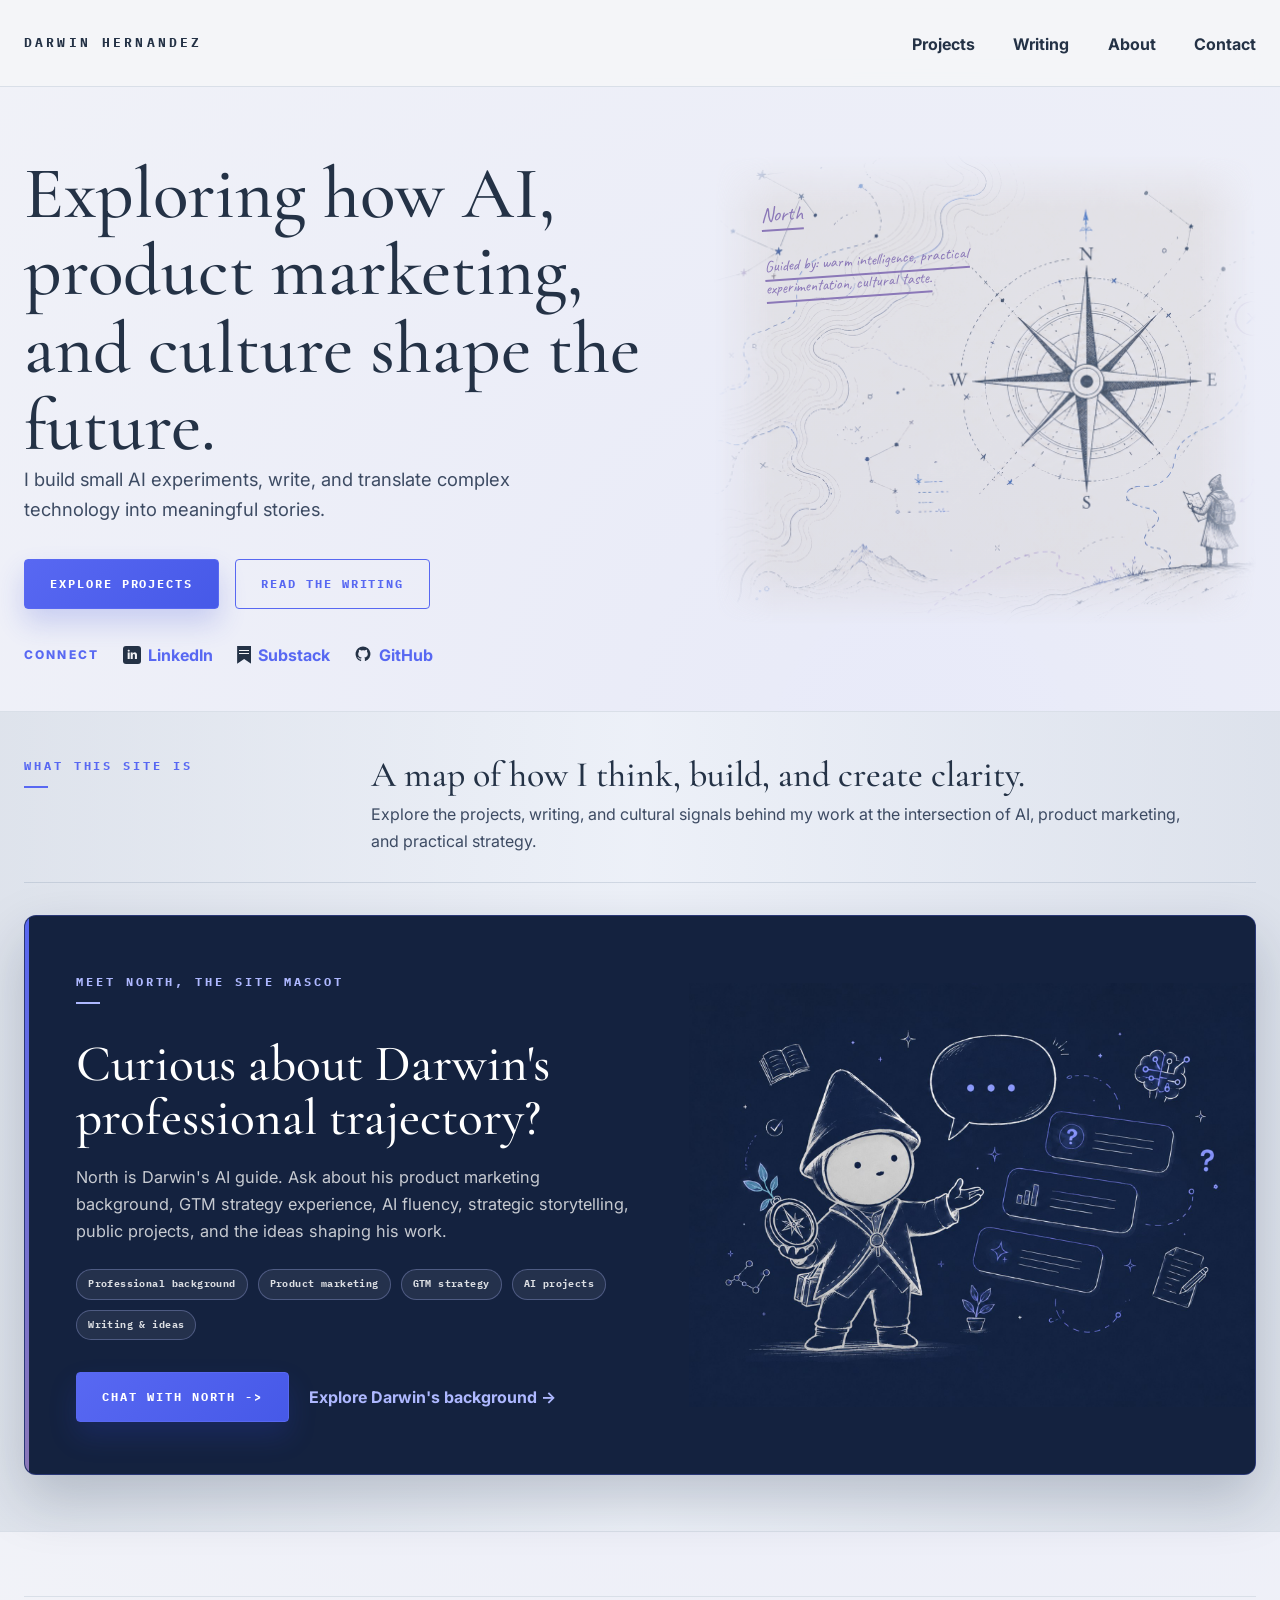
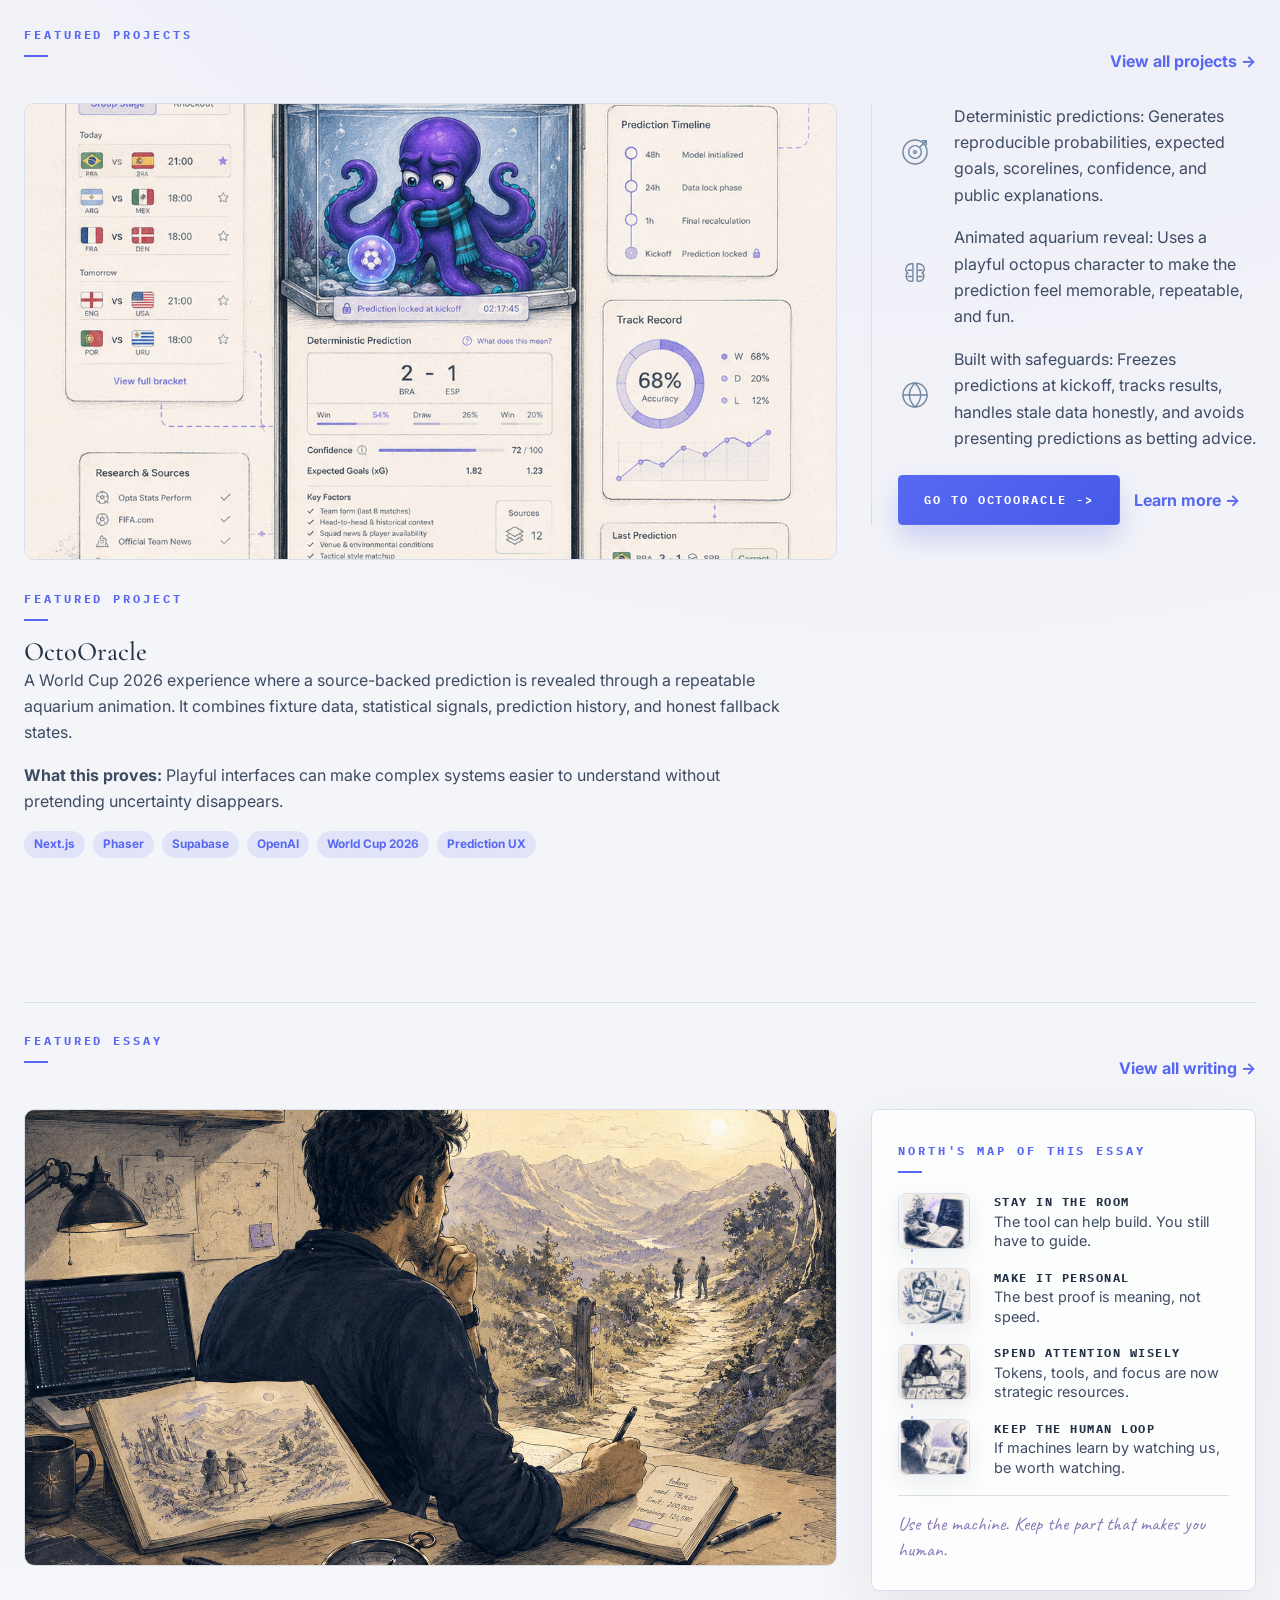
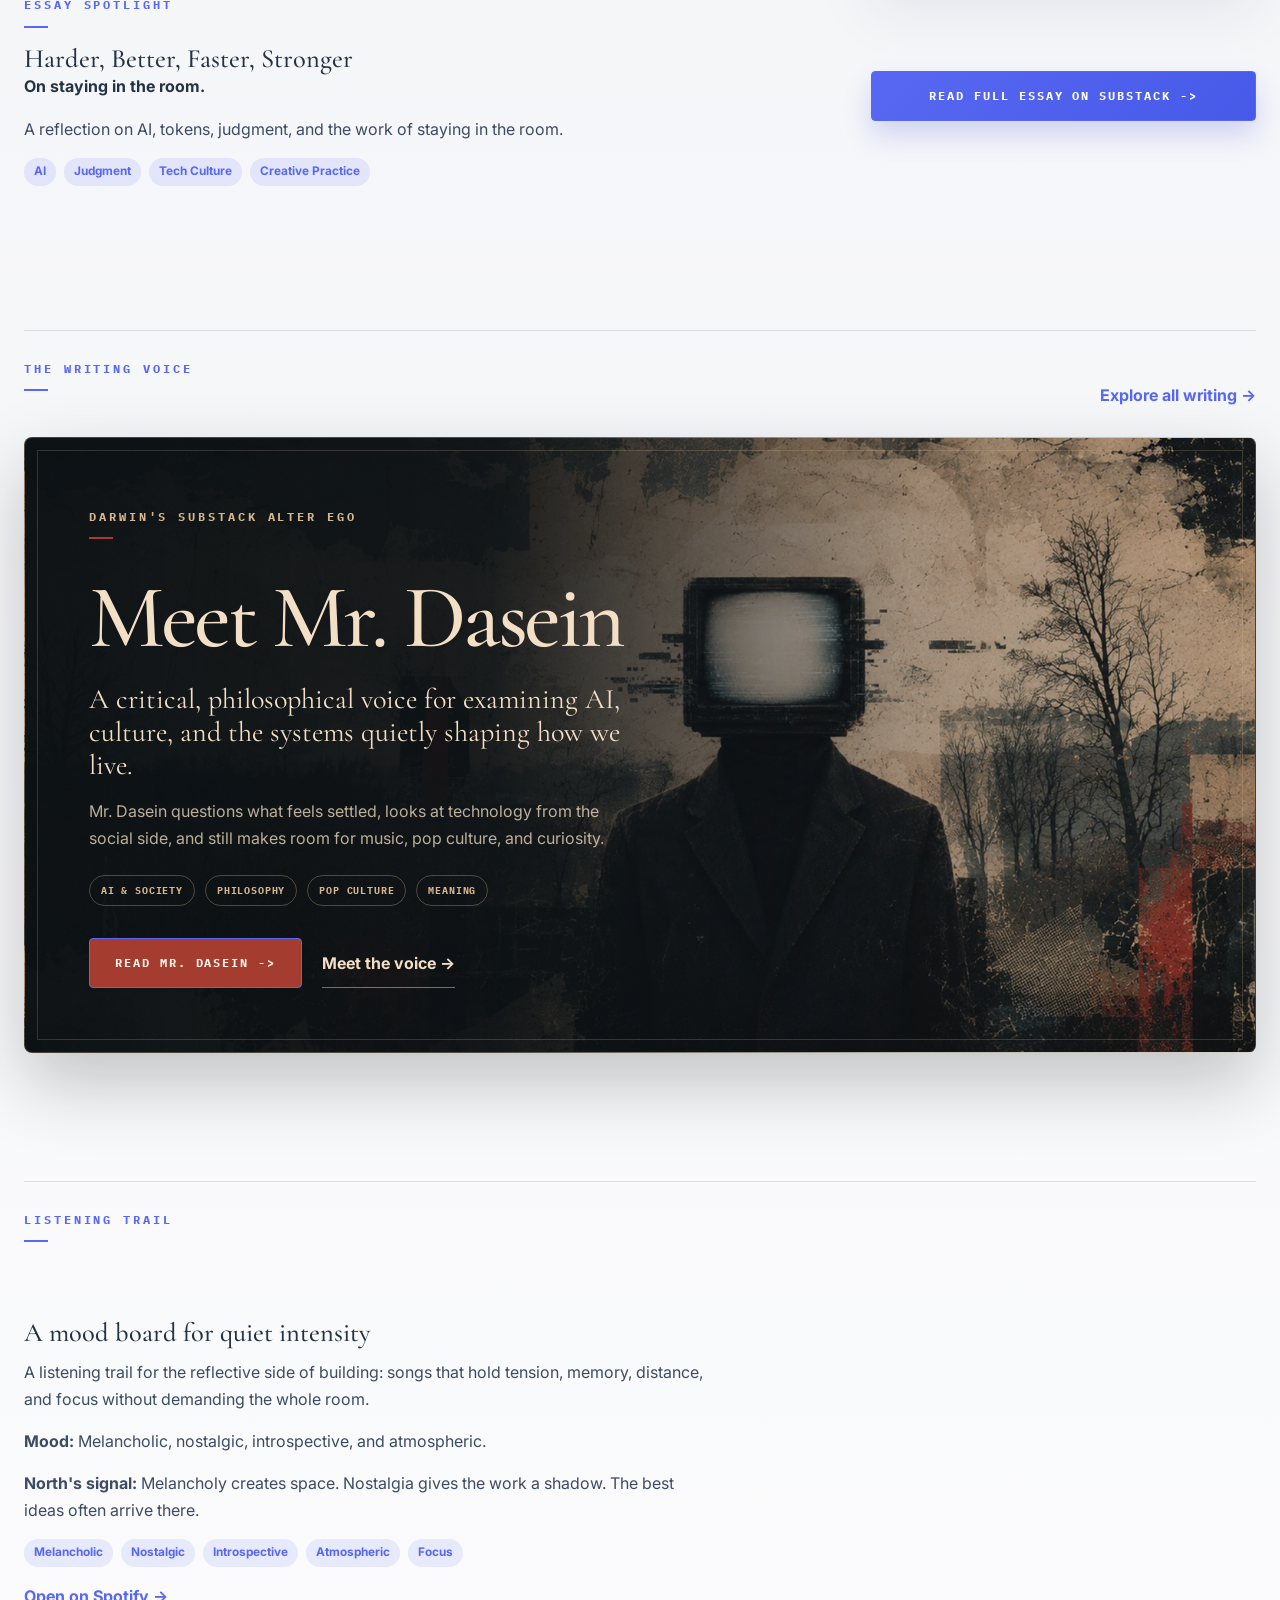
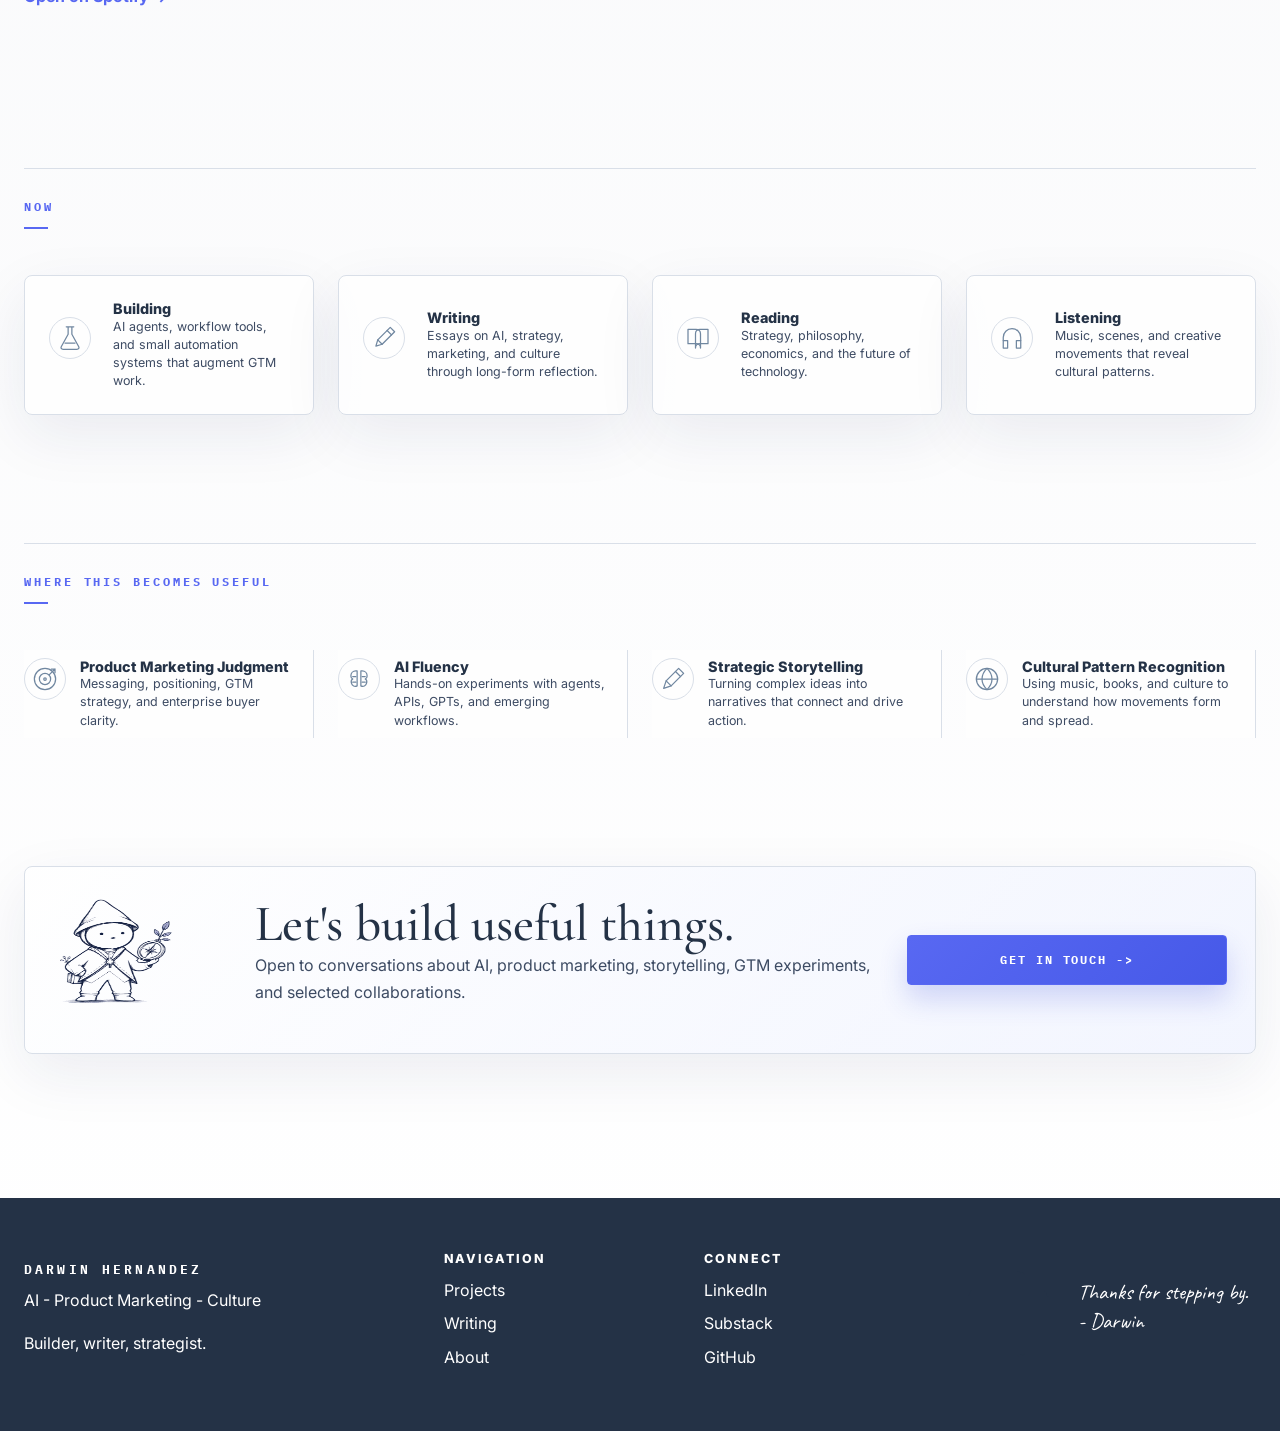
<file: index.html>
<!doctype html>
<html lang="en">
  <head>
    <!-- Google tag (gtag.js) -->
    <script async src="https://www.googletagmanager.com/gtag/js?id=G-YE11LCJGM1"></script>
    <script>
      window.dataLayer = window.dataLayer || [];
      function gtag(){dataLayer.push(arguments);}
      gtag('js', new Date());

      gtag('config', 'G-YE11LCJGM1');
    </script>
    <meta charset="utf-8">
    <meta name="viewport" content="width=device-width, initial-scale=1">
    <title>Darwin Hernandez | AI-Fluent Product Marketing &amp; GTM Strategist</title>
    <meta name="description" content="Product Marketing and GTM strategist with deep AI fluency, a builder's mindset, and sharp analytical judgment. I translate complex technology into positioning, narrative, and growth.">
    <link rel="icon" href="/favicon.png" type="image/png">
    <link rel="canonical" href="https://www.darwinhernandez.com/">
    <meta property="og:type" content="website">
    <meta property="og:url" content="https://www.darwinhernandez.com/">
    <meta property="og:site_name" content="Darwin Hernandez">
    <meta property="og:title" content="Darwin Hernandez | AI-Fluent Product Marketing &amp; GTM Strategist">
    <meta property="og:description" content="Product Marketing and GTM strategist with deep AI fluency, a builder's mindset, and sharp analytical judgment. I translate complex technology into positioning, narrative, and growth.">
    <meta property="og:image" content="https://www.darwinhernandez.com/assets/img/wayfinder-hero.png">
    <meta name="twitter:card" content="summary_large_image">
    <meta name="twitter:title" content="Darwin Hernandez | AI-Fluent Product Marketing &amp; GTM Strategist">
    <meta name="twitter:description" content="Product Marketing and GTM strategist with deep AI fluency, a builder's mindset, and sharp analytical judgment. I translate complex technology into positioning, narrative, and growth.">
    <meta name="twitter:image" content="https://www.darwinhernandez.com/assets/img/wayfinder-hero.png">
    <!-- STATIC_HOME_SCHEMA_START -->
    <script id="home-person-schema" type="application/ld+json">{"@context":"https://schema.org","@type":"Person","name":"Darwin Hernandez","alternateName":["Darwin Javier Hernandez","Darwin Hernandez, Mr. Dasein"],"jobTitle":"Product Marketing & GTM Strategist","description":"AI-fluent Product Marketing and Go-to-Market (GTM) strategist, builder, writer, and critical thinker.","url":"https://www.darwinhernandez.com/","sameAs":["https://www.linkedin.com/in/darwin-javier-hernandez/","https://mrdasein.substack.com/","https://github.com/DarwinJavier"],"knowsAbout":["Product marketing","Go-to-market strategy","Artificial intelligence","AI-powered workflows","Strategic storytelling","Brand positioning","Culture and technology"]}</script>
        <!-- STATIC_HOME_SCHEMA_END -->
    <link rel="stylesheet" href="./assets/css/styles.css">
  </head>
  <body data-page="home" data-root=".">
    <header id="site-header" class="site-header"></header>
    <main>
      <section class="shell hero">
        <div>
          <h1>Exploring how AI, product marketing, and culture shape the future.</h1>
          <p>I build small AI experiments, write, and translate complex technology into meaningful stories.</p>
          <div class="actions">
            <a class="button primary" href="./projects/">Explore Projects</a>
            <a class="button secondary" href="./writing/">Read the Writing</a>
          </div>
          <div class="connect-row">
            <span class="connect-label">Connect</span>
            <a href="https://www.linkedin.com/in/darwin-javier-hernandez/" class="social-link"><span class="social-icon linkedin-icon" aria-hidden="true">in</span>LinkedIn</a>
            <a href="https://mrdasein.substack.com/" class="social-link"><span class="social-icon substack-icon" aria-hidden="true"></span>Substack</a>
            <a href="https://github.com/DarwinJavier" class="social-link"><svg class="social-icon github-svg" viewBox="0 0 24 24" aria-hidden="true"><path d="M12 2a10 10 0 0 0-3.16 19.49c.5.09.68-.22.68-.48v-1.7c-2.78.6-3.37-1.2-3.37-1.2-.45-1.16-1.1-1.47-1.1-1.47-.91-.62.07-.61.07-.61 1 .07 1.53 1.03 1.53 1.03.9 1.52 2.34 1.08 2.91.83.09-.65.35-1.08.63-1.33-2.22-.25-4.55-1.11-4.55-4.93 0-1.09.39-1.98 1.03-2.68-.1-.25-.45-1.27.1-2.64 0 0 .84-.27 2.75 1.02A9.55 9.55 0 0 1 12 6.99c.85 0 1.7.11 2.5.34 1.9-1.29 2.74-1.02 2.74-1.02.55 1.37.2 2.39.1 2.64.64.7 1.03 1.59 1.03 2.68 0 3.83-2.34 4.67-4.56 4.92.36.31.68.91.68 1.84V21c0 .27.18.58.69.48A10 10 0 0 0 12 2Z"/></svg>GitHub</a>
          </div>
        </div>
        <div id="hero-art"></div>
      </section>

      <section class="intro-band">
        <div class="shell intro-stack">
          <div class="site-purpose">
            <span class="eyebrow">What This Site Is</span>
            <div>
              <h2>A map of how I think, build, and create clarity.</h2>
              <p>Explore the projects, writing, and cultural signals behind my work at the intersection of AI, product marketing, and practical strategy.</p>
            </div>
          </div>

          <div class="north-banner">
            <div class="north-banner-copy">
              <span class="eyebrow">Meet North, the site mascot</span>
              <h2>Curious about Darwin's professional trajectory?</h2>
              <p>North is Darwin's AI guide. Ask about his product marketing background, GTM strategy experience, AI fluency, strategic storytelling, public projects, and the ideas shaping his work.</p>
              <div class="north-keywords" aria-label="Topics North can discuss">
                <span>Professional background</span>
                <span>Product marketing</span>
                <span>GTM strategy</span>
                <span>AI projects</span>
                <span>Writing &amp; ideas</span>
              </div>
              <div class="north-banner-actions">
                <a class="button primary north-banner-primary" href="./about/#north-chat">Chat with North -&gt;</a>
                <a class="text-link north-banner-link" href="./about/">Explore Darwin's background -&gt;</a>
              </div>
            </div>
            <div class="north-banner-art">
              <img src="./assets/Images/north-chat-banner.jpg" alt="North, Darwin's Wayfinder mascot, presenting conversational insights">
            </div>
          </div>
        </div>
      </section>

      <section class="shell section">
        <div class="section-header">
          <span class="eyebrow">Featured Projects</span>
          <a class="text-link" href="./projects/">View all projects -></a>
        </div>
        <!-- STATIC_HOME_FEATURED_PROJECT_START -->
        <div id="featured-project" class="feature-grid">
          <div class="featured-project-main">
            <img class="featured-project-image" src="./assets/Images/octooracle.png" alt="">
            <div class="featured-project-copy">
              <span class="eyebrow">Featured Project</span>
              <h3><a href="./projects/octooracle/">OctoOracle</a></h3>
              <p>A World Cup 2026 experience where a source-backed prediction is revealed through a repeatable aquarium animation. It combines fixture data, statistical signals, prediction history, and honest fallback states.</p>
              <p><strong>What this proves:</strong> Playful interfaces can make complex systems easier to understand without pretending uncertainty disappears.</p>
              <div class="tags"><span>Next.js</span><span>Phaser</span><span>Supabase</span><span>OpenAI</span><span>World Cup 2026</span><span>Prediction UX</span></div>
            </div>
          </div>
          <aside class="proof-list">
            <p><span>01</span>Deterministic predictions: Generates reproducible probabilities, expected goals, scorelines, confidence, and public explanations.</p><p><span>02</span>Animated aquarium reveal: Uses a playful octopus character to make the prediction feel memorable, repeatable, and fun.</p><p><span>03</span>Built with safeguards: Freezes predictions at kickoff, tracks results, handles stale data honestly, and avoids presenting predictions as betting advice.</p>
            <div class="featured-project-actions">
              <a class="button primary" href="https://octoracle.vercel.app/" target="_blank" rel="noreferrer">Go to OctoOracle -&gt;</a>
              <a class="text-link" href="./projects/octooracle/">Learn more -&gt;</a>
            </div>
          </aside>
        </div>
        <!-- STATIC_HOME_FEATURED_PROJECT_END -->
      </section>

      <section class="shell section">
        <div class="section-header">
          <span class="eyebrow">Featured Essay</span>
          <a class="text-link" href="./writing/">View all writing -></a>
        </div>
        <!-- STATIC_HOME_FEATURED_ESSAY_START -->
        <div id="featured-essay" class="feature-grid">
          <div class="featured-essay-main">
            <img class="featured-essay-image" src="./assets/Images/Harder-Page.png" alt="">
            <div class="featured-essay-copy">
              <span class="eyebrow">Essay Spotlight</span>
              <h3><a href="./writing/#harder-better-faster-stronger">Harder, Better, Faster, Stronger</a></h3>
              <p class="strong">On staying in the room.</p>
              <p>A reflection on AI, tokens, judgment, and the work of staying in the room.</p>
              <div class="tags"><span>AI</span><span>Judgment</span><span>Tech Culture</span><span>Creative Practice</span></div>
            </div>
          </div>
          <div class="featured-essay-side">
            <aside class="north-map-card">
              <span class="eyebrow">North's Map of This Essay</span>
              <ol><li><span class="map-logo"><img src="./assets/Images/Harder - thumb - 1.png" alt=""></span><div><strong>Stay in the room</strong><p>The tool can help build. You still have to guide.</p></div></li><li><span class="map-logo"><img src="./assets/Images/Harder - thumb - 2.png" alt=""></span><div><strong>Make it personal</strong><p>The best proof is meaning, not speed.</p></div></li><li><span class="map-logo"><img src="./assets/Images/Harder - thumb - 3.png" alt=""></span><div><strong>Spend attention wisely</strong><p>Tokens, tools, and focus are now strategic resources.</p></div></li><li><span class="map-logo"><img src="./assets/Images/Harder - thumb - 4.png" alt=""></span><div><strong>Keep the human loop</strong><p>If machines learn by watching us, be worth watching.</p></div></li></ol>
              <p class="handwritten">Use the machine. Keep the part that makes you human.</p>
            </aside>
            <a class="button primary map-card-cta" href="https://mrdasein.substack.com/p/harder-better-faster-stronger" target="_blank" rel="noreferrer">Read full essay on Substack -&gt;</a>
          </div>
        </div>
        <!-- STATIC_HOME_FEATURED_ESSAY_END -->
      </section>

      <section class="shell section">
        <div class="section-header">
          <span class="eyebrow">The Writing Voice</span>
          <a class="text-link" href="./writing/">Explore all writing -></a>
        </div>
        <!-- STATIC_HOME_MR_DASEIN_START -->
        <div class="mr-dasein-banner">
          <div class="mr-dasein-copy">
            <span class="eyebrow">Darwin's Substack alter ego</span>
            <h2>Meet Mr. Dasein</h2>
            <p class="mr-dasein-lede">A critical, philosophical voice for examining AI, culture, and the systems quietly shaping how we live.</p>
            <p>Mr. Dasein questions what feels settled, looks at technology from the social side, and still makes room for music, pop culture, and curiosity.</p>
            <div class="mr-dasein-signals" aria-label="Topics explored by Mr. Dasein">
              <span>AI &amp; society</span>
              <span>Philosophy</span>
              <span>Pop culture</span>
              <span>Meaning</span>
            </div>
            <div class="mr-dasein-actions">
              <a class="button mr-dasein-primary" href="https://mrdasein.substack.com/" target="_blank" rel="noreferrer">Read Mr. Dasein -&gt;</a>
              <a class="mr-dasein-link" href="https://mrdasein.substack.com/p/welcome-to-mr-dasein" target="_blank" rel="noreferrer">Meet the voice -&gt;</a>
            </div>
          </div>
        </div>
        <!-- STATIC_HOME_MR_DASEIN_END -->
      </section>

      <section class="shell section">
        <div class="section-header">
          <span class="eyebrow">Listening Trail</span>
        </div>
        <!-- STATIC_HOME_PLAYLIST_START -->
        <div id="playlist" class="feature-grid">
          <div class="listening-copy">
            <h3>A mood board for quiet intensity</h3>
            <p>A listening trail for the reflective side of building: songs that hold tension, memory, distance, and focus without demanding the whole room.</p>
            <p><strong>Mood:</strong> Melancholic, nostalgic, introspective, and atmospheric.</p>
            <p><strong>North's signal:</strong> Melancholy creates space. Nostalgia gives the work a shadow. The best ideas often arrive there.</p>
            <div class="tags"><span>Melancholic</span><span>Nostalgic</span><span>Introspective</span><span>Atmospheric</span><span>Focus</span></div>
            <a class="text-link" href="https://open.spotify.com/playlist/5MSqWs6XZv7SWsU704BHKd" target="_blank" rel="noreferrer">Open on Spotify -&gt;</a>
          </div>
          <div class="spotify-embed">
            <iframe title="A mood board for quiet intensity on Spotify" src="https://open.spotify.com/embed/playlist/5MSqWs6XZv7SWsU704BHKd?utm_source=generator" width="100%" height="352" frameborder="0" allowfullscreen allow="autoplay; clipboard-write; encrypted-media; fullscreen; picture-in-picture" loading="lazy"></iframe>
          </div>
        </div>
        <!-- STATIC_HOME_PLAYLIST_END -->
      </section>

      <section class="shell section">
        <div class="section-header">
          <span class="eyebrow">Now</span>
        </div>
        <!-- STATIC_HOME_NOW_START -->
        <div id="now-list" class="mini-grid"><article class="mini-card"><span class="mini-icon" aria-hidden="true">FLASK</span><div><h3>Building</h3><p>AI agents, workflow tools, and small automation systems that augment GTM work.</p></div></article><article class="mini-card"><span class="mini-icon" aria-hidden="true">PEN</span><div><h3>Writing</h3><p>Essays on AI, strategy, marketing, and culture through long-form reflection.</p></div></article><article class="mini-card"><span class="mini-icon" aria-hidden="true">BOOK</span><div><h3>Reading</h3><p>Strategy, philosophy, economics, and the future of technology.</p></div></article><article class="mini-card"><span class="mini-icon" aria-hidden="true">HEADPHONES</span><div><h3>Listening</h3><p>Music, scenes, and creative movements that reveal cultural patterns.</p></div></article></div>
        <!-- STATIC_HOME_NOW_END -->
      </section>

      <section class="shell section">
        <div class="section-header">
          <span class="eyebrow">Where This Becomes Useful</span>
        </div>
        <!-- STATIC_HOME_PRINCIPLES_START -->
        <div id="principles" class="principles-grid"><article class="principle-card"><span aria-hidden="true">TARGET</span><div><h3>Product Marketing Judgment</h3><p>Messaging, positioning, GTM strategy, and enterprise buyer clarity.</p></div></article><article class="principle-card"><span aria-hidden="true">BRAIN</span><div><h3>AI Fluency</h3><p>Hands-on experiments with agents, APIs, GPTs, and emerging workflows.</p></div></article><article class="principle-card"><span aria-hidden="true">PENCIL</span><div><h3>Strategic Storytelling</h3><p>Turning complex ideas into narratives that connect and drive action.</p></div></article><article class="principle-card"><span aria-hidden="true">GLOBE</span><div><h3>Cultural Pattern Recognition</h3><p>Using music, books, and culture to understand how movements form and spread.</p></div></article></div>
        <!-- STATIC_HOME_PRINCIPLES_END -->
      </section>

      <section class="shell section">
        <div class="soft-card two-column">
          <div class="cta-wayfinder" aria-hidden="true">
            <img class="north-companion-img" src="./assets/img/wayfinder_explorer-cutout.png" alt="">
          </div>
          <div>
            <h2>Let's build useful things.</h2>
            <p>Open to conversations about AI, product marketing, storytelling, GTM experiments, and selected collaborations.</p>
          </div>
          <a class="button primary" href="https://www.linkedin.com/in/darwin-javier-hernandez/">Get in touch -></a>
        </div>
      </section>
    </main>
    <footer id="site-footer" class="footer"></footer>
    <script type="module" src="./assets/js/app.js"></script>
  </body>
</html>
</file>
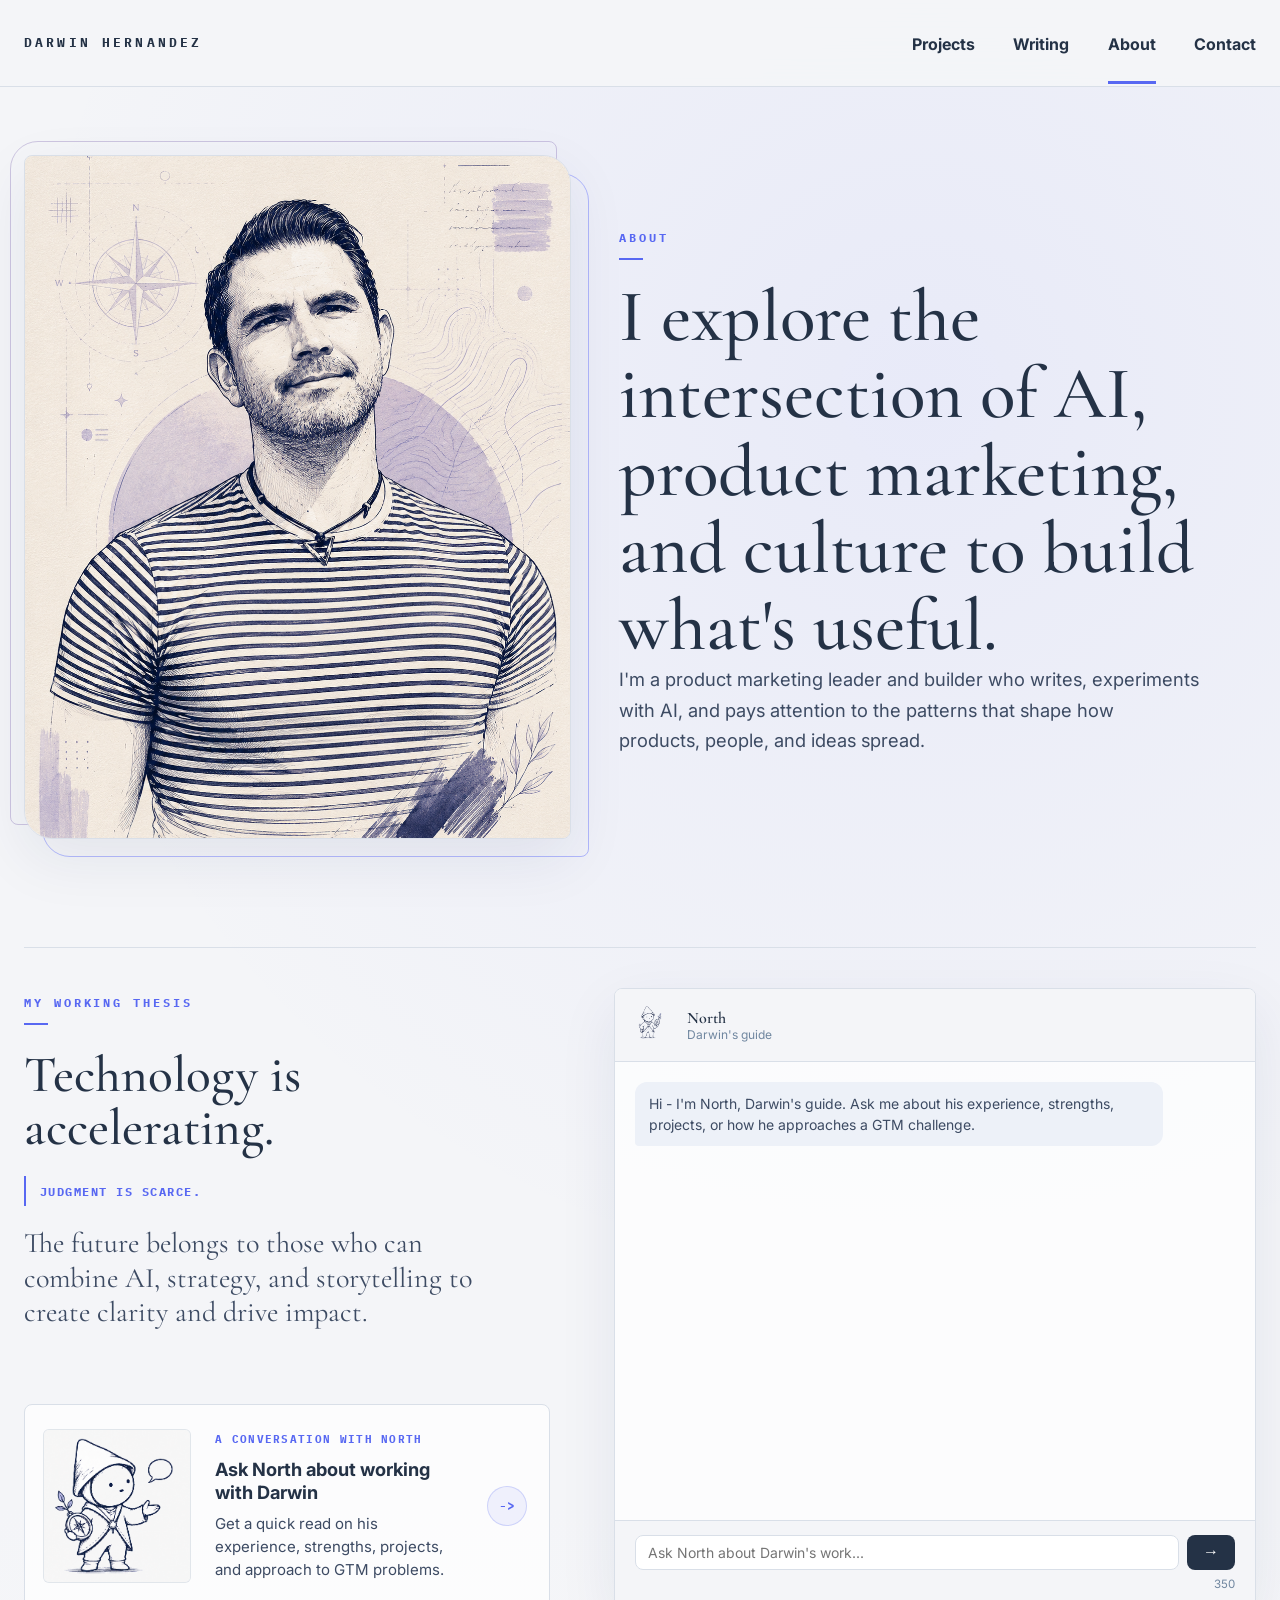
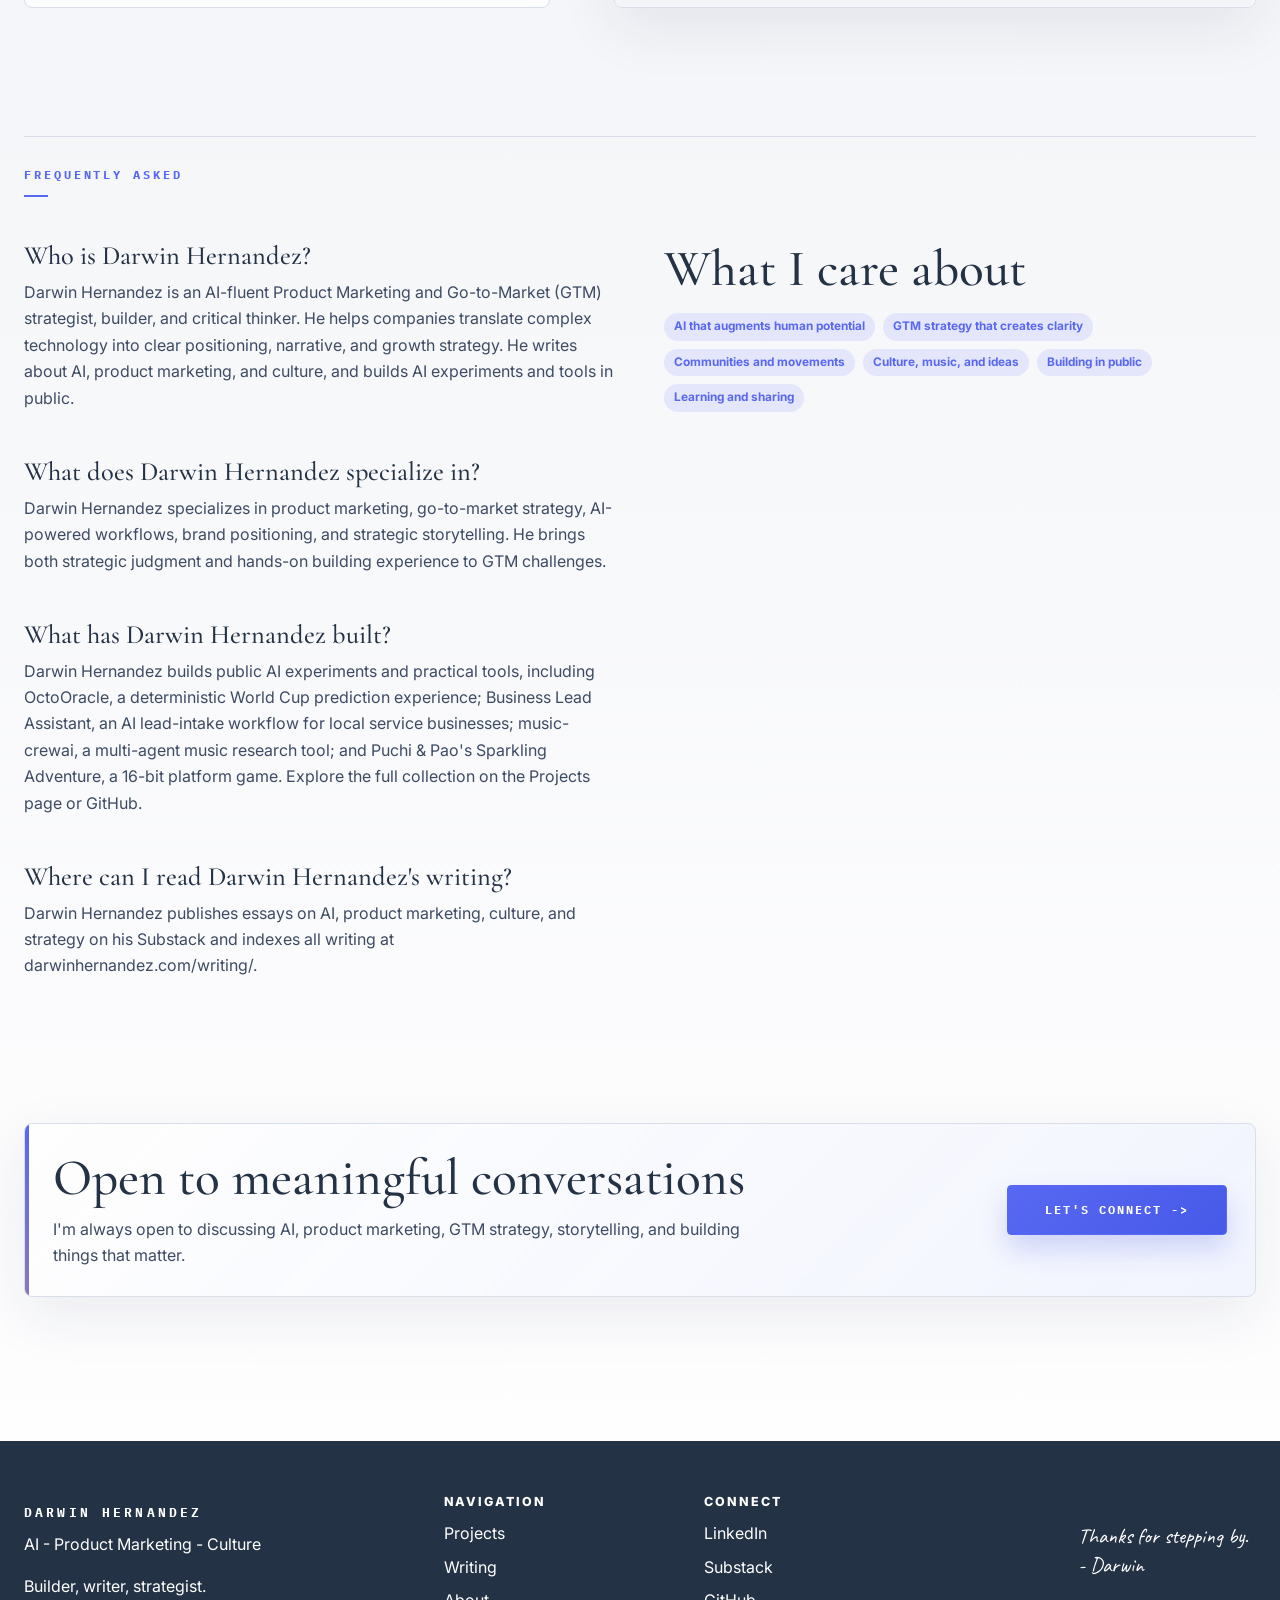
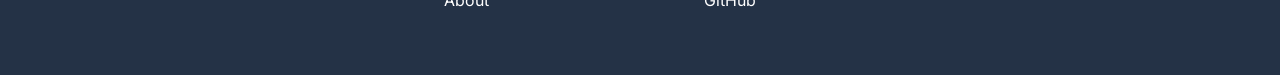
<file: about/index.html>
<!doctype html>
<html lang="en">
  <head>
    <!-- Google tag (gtag.js) -->
    <script async src="https://www.googletagmanager.com/gtag/js?id=G-YE11LCJGM1"></script>
    <script>
      window.dataLayer = window.dataLayer || [];
      function gtag(){dataLayer.push(arguments);}
      gtag('js', new Date());

      gtag('config', 'G-YE11LCJGM1');
    </script>
    <meta charset="utf-8">
    <meta name="viewport" content="width=device-width, initial-scale=1">
    <title>About Darwin Hernandez | Product Marketing &amp; GTM Strategist</title>
    <meta name="description" content="AI-fluent Product Marketing and GTM strategist, builder, and critical thinker. I translate complex technology into positioning, narrative, and growth.">
    <link rel="icon" href="/favicon.png" type="image/png">
    <link rel="canonical" href="https://www.darwinhernandez.com/about/">
    <meta property="og:type" content="website">
    <meta property="og:url" content="https://www.darwinhernandez.com/about/">
    <meta property="og:site_name" content="Darwin Hernandez">
    <meta property="og:title" content="About Darwin Hernandez | Product Marketing &amp; GTM Strategist">
    <meta property="og:description" content="AI-fluent Product Marketing and GTM strategist, builder, and critical thinker. I translate complex technology into positioning, narrative, and growth.">
    <meta property="og:image" content="https://www.darwinhernandez.com/assets/img/wayfinder-hero.png">
    <meta name="twitter:card" content="summary_large_image">
    <meta name="twitter:title" content="About Darwin Hernandez | Product Marketing &amp; GTM Strategist">
    <meta name="twitter:description" content="AI-fluent Product Marketing and GTM strategist, builder, and critical thinker. I translate complex technology into positioning, narrative, and growth.">
    <meta name="twitter:image" content="https://www.darwinhernandez.com/assets/img/wayfinder-hero.png">
    <link rel="stylesheet" href="../assets/css/styles.css">
    <link rel="stylesheet" href="../assets/css/north-chat.css">
    <script id="about-person-schema" type="application/ld+json">
    {
      "@context": "https://schema.org",
      "@type": "Person",
      "name": "Darwin Hernandez",
      "alternateName": ["Darwin Hernández", "Darwin Javier Hernandez", "Darwin Javier Hernández"],
      "url": "https://www.darwinhernandez.com/about/",
      "sameAs": [
        "https://www.linkedin.com/in/darwin-javier-hernandez/",
        "https://mrdasein.substack.com/",
        "https://github.com/DarwinJavier"
      ],
      "jobTitle": "Product Marketing & GTM Strategist",
      "description": "AI-fluent Product Marketing and GTM strategist who turns ambiguous briefs into executable strategy.",
      "knowsAbout": [
        "Product Marketing",
        "Go-to-Market Strategy",
        "Artificial Intelligence",
        "Strategic Storytelling",
        "Brand Positioning"
      ]
    }
    </script>
    <script id="about-faq-schema" type="application/ld+json">
    {
      "@context": "https://schema.org",
      "@type": "FAQPage",
      "mainEntity": [
        {
          "@type": "Question",
          "name": "Who is Darwin Hernandez?",
          "acceptedAnswer": {
            "@type": "Answer",
            "text": "Darwin Hernandez is an AI-fluent Product Marketing and Go-to-Market strategist, builder, and critical thinker who translates complex technology into clear positioning, narrative, and growth strategy."
          }
        },
        {
          "@type": "Question",
          "name": "What does Darwin Hernandez specialize in?",
          "acceptedAnswer": {
            "@type": "Answer",
            "text": "Darwin Hernandez specializes in product marketing, go-to-market strategy, AI-powered workflows, brand positioning, and strategic storytelling."
          }
        },
        {
          "@type": "Question",
          "name": "What has Darwin Hernandez built?",
          "acceptedAnswer": {
            "@type": "Answer",
            "text": "Darwin Hernandez builds public AI experiments and practical tools, including OctoOracle, business-lead-assistant, music-crewai, and Puchi & Pao's Sparkling Adventure."
          }
        },
        {
          "@type": "Question",
          "name": "Where can I read Darwin Hernandez's writing?",
          "acceptedAnswer": {
            "@type": "Answer",
            "text": "Darwin Hernandez publishes essays on AI, product marketing, culture, and strategy on Substack and indexes his writing at darwinhernandez.com/writing/."
          }
        }
      ]
    }
    </script>
  </head>
  <body data-page="about" data-root="..">
    <header id="site-header" class="site-header"></header>
    <main>
      <section class="shell hero about-hero">
        <figure class="about-portrait">
          <img src="../assets/Images/about.png" alt="Portrait of Darwin Hernandez">
        </figure>
        <div class="about-intro">
          <span class="eyebrow">About</span>
          <h1>I explore the intersection of AI, product marketing, and culture to build what's useful.</h1>
          <p>I'm a product marketing leader and builder who writes, experiments with AI, and pays attention to the patterns that shape how products, people, and ideas spread.</p>
        </div>
      </section>
      <section class="shell section">
        <div class="about-thesis">
          <div class="about-thesis-copy">
            <div>
              <span class="eyebrow">My working thesis</span>
              <h2>Technology is accelerating.</h2>
              <p class="thesis-pivot">Judgment is scarce.</p>
              <p class="thesis-outcome">The future belongs to those who can combine AI, strategy, and storytelling to create clarity and drive impact.</p>
            </div>
            <a class="north-chat-orientation" href="#north-chat">
              <span class="north-chat-orientation-art" aria-hidden="true">
                <img src="../assets/north-chat.png" alt="">
              </span>
              <span class="north-chat-orientation-copy">
                <span class="north-chat-orientation-label">A conversation with North</span>
                <strong>Ask North about working with Darwin</strong>
                <small>Get a quick read on his experience, strengths, projects, and approach to GTM problems.</small>
              </span>
              <span class="north-chat-orientation-arrow" aria-hidden="true">-&gt;</span>
            </a>
          </div>
          <div class="north-chat" id="north-chat">
            <div class="north-chat-header">
              <img src="../assets/img/wayfinder_explorer-cutout.png" alt="North" class="north-chat-avatar">
              <div>
                <span class="north-chat-name">North</span>
                <span class="north-chat-tagline">Darwin's guide</span>
              </div>
            </div>
            <div id="north-chat-thread" class="north-chat-thread" aria-live="polite"></div>
            <form id="north-chat-form" class="north-chat-form" novalidate aria-label="Chat with North">
              <div class="north-chat-input-row">
                <input
                  id="north-chat-input"
                  type="text"
                  placeholder="Ask North about Darwin's work..."
                  maxlength="350"
                  autocomplete="off"
                  aria-label="Message North"
                  aria-describedby="north-chat-counter">
                <button type="submit" aria-label="Send">&#8594;</button>
              </div>
              <span id="north-chat-counter" class="north-chat-counter">350</span>
            </form>
          </div>
        </div>
      </section>
      <section class="shell section">
        <div class="section-header">
          <span class="eyebrow">Frequently Asked</span>
        </div>
        <div class="faq-care-grid">
          <div class="faq-list">
            <div class="faq-item">
              <h3>Who is Darwin Hernandez?</h3>
              <p>Darwin Hernandez is an AI-fluent Product Marketing and Go-to-Market (GTM) strategist, builder, and critical thinker. He helps companies translate complex technology into clear positioning, narrative, and growth strategy. He writes about AI, product marketing, and culture, and builds AI experiments and tools in public.</p>
            </div>
            <div class="faq-item">
              <h3>What does Darwin Hernandez specialize in?</h3>
              <p>Darwin Hernandez specializes in product marketing, go-to-market strategy, AI-powered workflows, brand positioning, and strategic storytelling. He brings both strategic judgment and hands-on building experience to GTM challenges.</p>
            </div>
            <div class="faq-item">
              <h3>What has Darwin Hernandez built?</h3>
              <p>Darwin Hernandez builds public AI experiments and practical tools, including <a href="../projects/octooracle/">OctoOracle</a>, a deterministic World Cup prediction experience; <a href="../projects/business-lead-assistant/">Business Lead Assistant</a>, an AI lead-intake workflow for local service businesses; music-crewai, a multi-agent music research tool; and Puchi &amp; Pao's Sparkling Adventure, a 16-bit platform game. Explore the full collection on the <a href="../projects/">Projects page</a> or <a href="https://github.com/DarwinJavier" target="_blank" rel="noreferrer">GitHub</a>.</p>
            </div>
            <div class="faq-item">
              <h3>Where can I read Darwin Hernandez's writing?</h3>
              <p>Darwin Hernandez publishes essays on AI, product marketing, culture, and strategy on his <a href="https://mrdasein.substack.com/" target="_blank" rel="noreferrer">Substack</a> and indexes all writing at <a href="https://www.darwinhernandez.com/writing/" target="_blank" rel="noreferrer">darwinhernandez.com/writing/</a>.</p>
            </div>
          </div>
          <div class="about-care-list">
            <h2>What I care about</h2>
            <div class="tags">
              <span>AI that augments human potential</span>
              <span>GTM strategy that creates clarity</span>
              <span>Communities and movements</span>
              <span>Culture, music, and ideas</span>
              <span>Building in public</span>
              <span>Learning and sharing</span>
            </div>
          </div>
        </div>
      </section>
      <section class="shell section">
        <div class="soft-card about-contact-card">
          <div>
            <h2>Open to meaningful conversations</h2>
            <p>I'm always open to discussing AI, product marketing, GTM strategy, storytelling, and building things that matter.</p>
          </div>
          <a class="button primary" href="https://www.linkedin.com/in/darwin-javier-hernandez/" target="_blank" rel="noreferrer">Let's connect -></a>
        </div>
      </section>
    </main>
    <footer id="site-footer" class="footer"></footer>
    <script type="module" src="../assets/js/app.js"></script>
    <script type="module" src="../assets/js/north-chat.js"></script>
  </body>
</html>
</file>
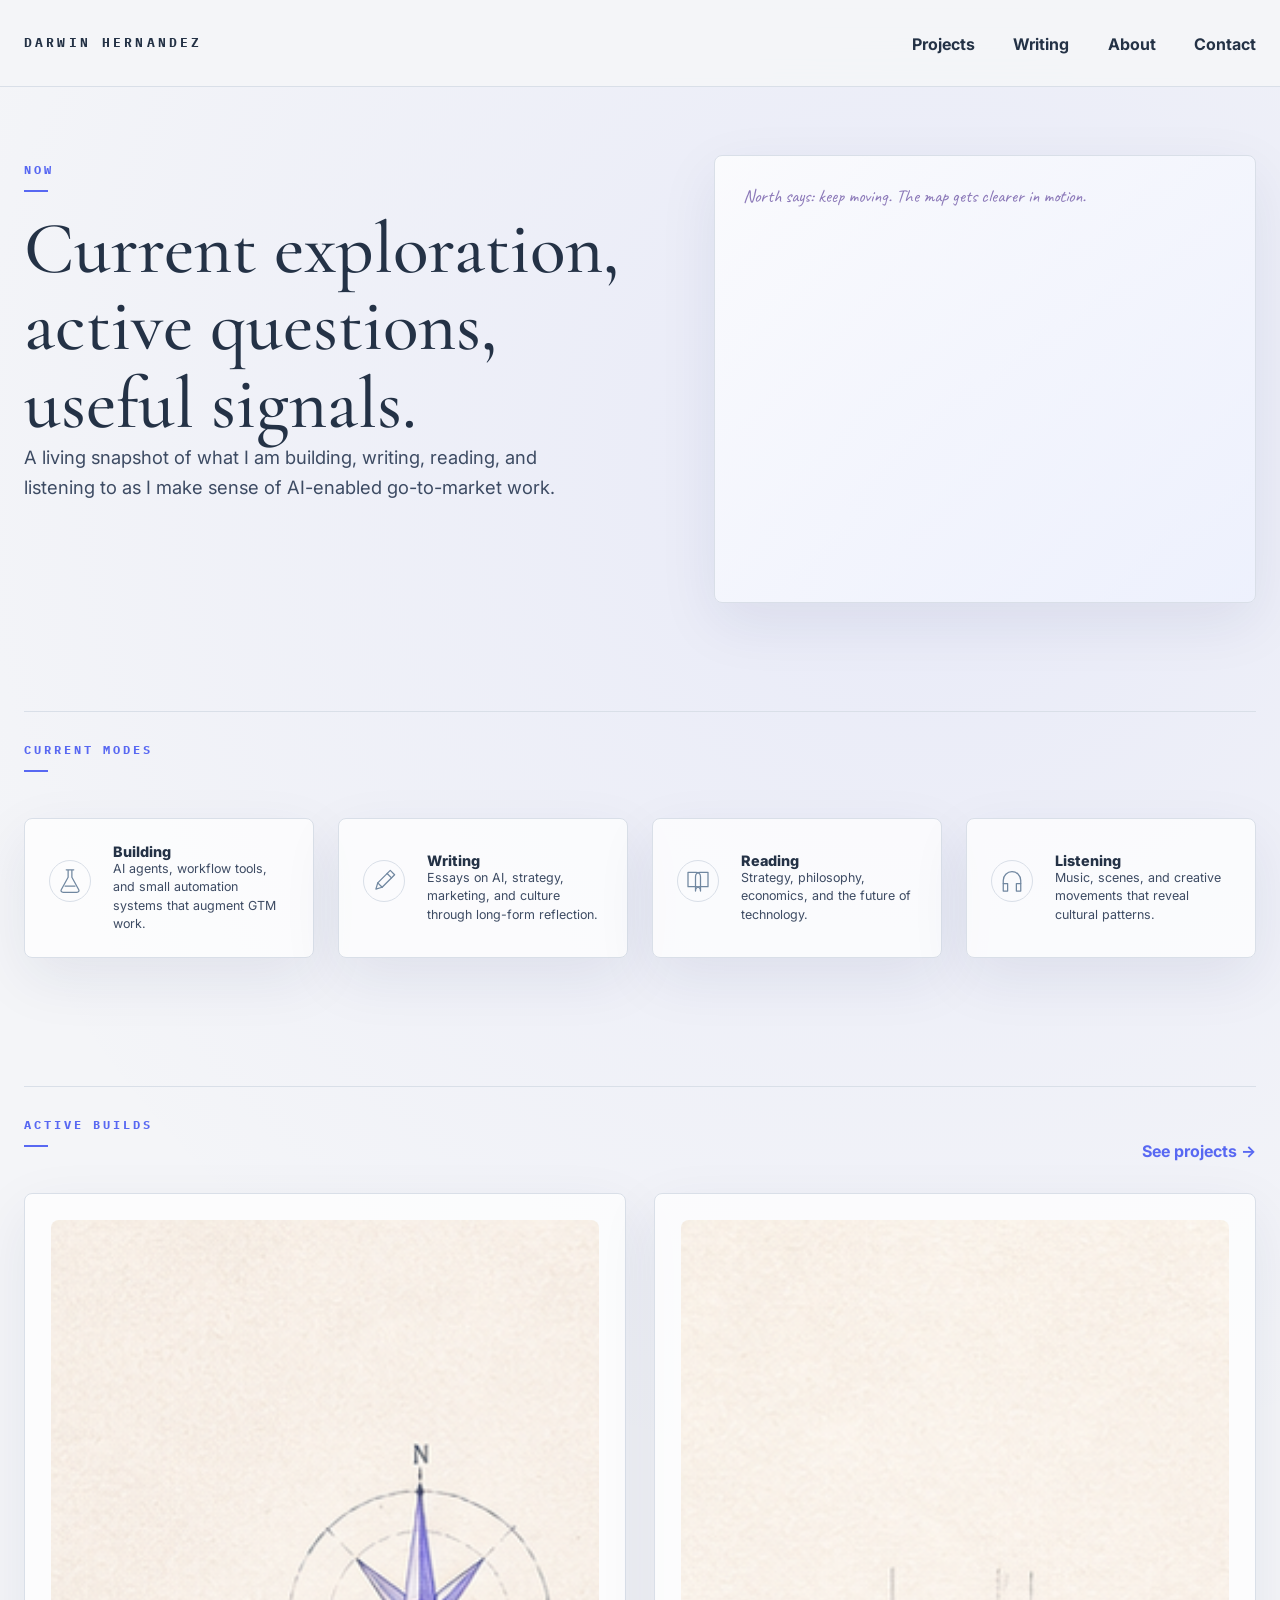
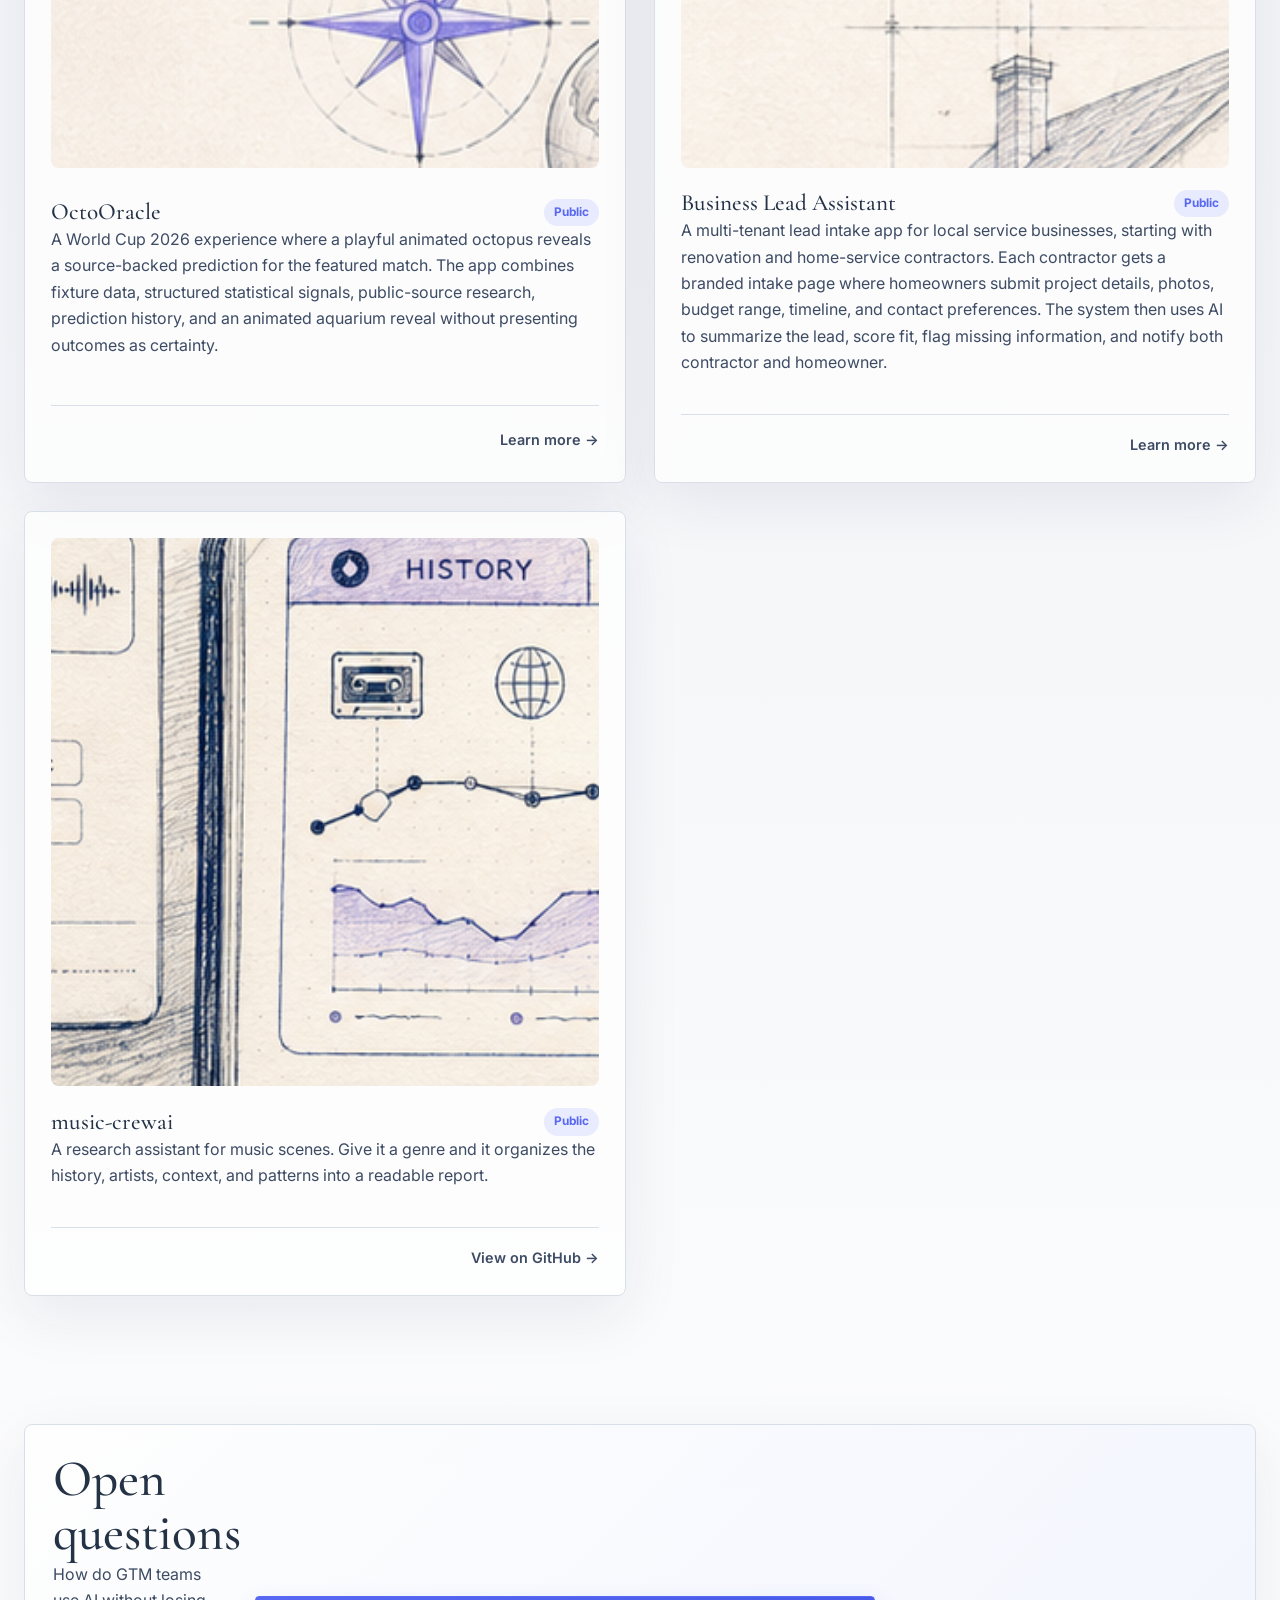
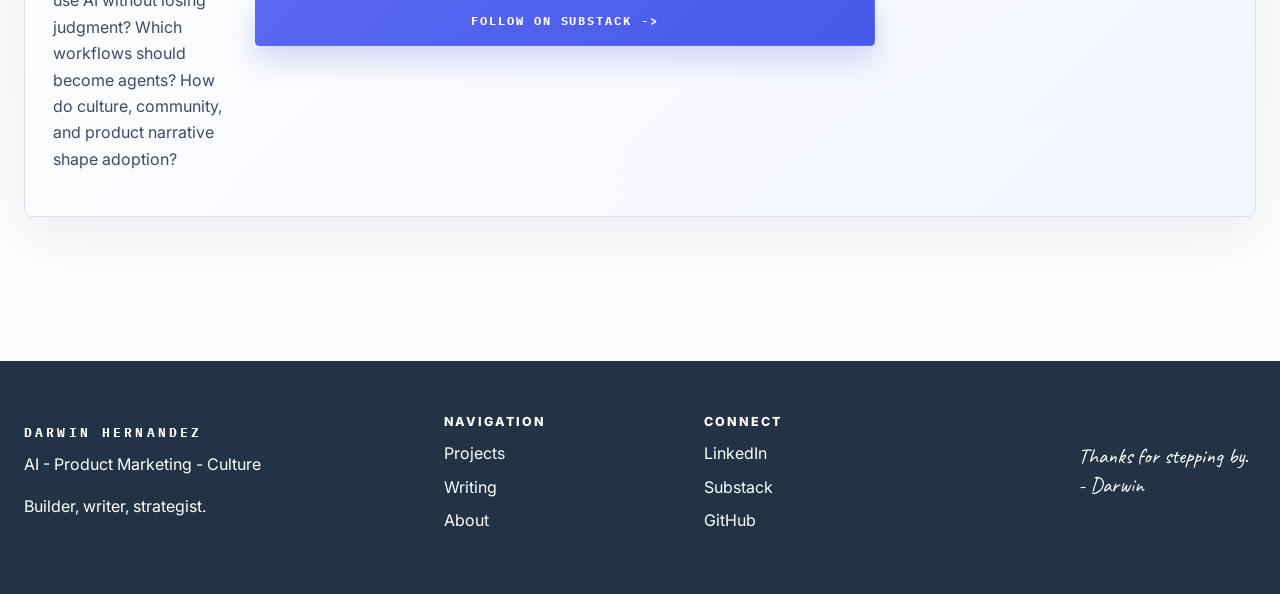
<file: now/index.html>
<!doctype html>
<html lang="en">
  <head>
    <!-- Google tag (gtag.js) -->
    <script async src="https://www.googletagmanager.com/gtag/js?id=G-YE11LCJGM1"></script>
    <script>
      window.dataLayer = window.dataLayer || [];
      function gtag(){dataLayer.push(arguments);}
      gtag('js', new Date());

      gtag('config', 'G-YE11LCJGM1');
    </script>
    <meta charset="utf-8">
    <meta name="viewport" content="width=device-width, initial-scale=1">
    <title>Now | Darwin Hernandez — What I'm Working On</title>
    <meta name="description" content="A live snapshot of what Darwin Hernandez is building, reading, writing, and listening to.">
    <link rel="icon" href="/favicon.png" type="image/png">
    <link rel="canonical" href="https://www.darwinhernandez.com/now/">
    <meta property="og:type" content="website">
    <meta property="og:url" content="https://www.darwinhernandez.com/now/">
    <meta property="og:site_name" content="Darwin Hernandez">
    <meta property="og:title" content="What Darwin Hernandez Is Working On Now">
    <meta property="og:description" content="A live snapshot of what Darwin Hernandez is building, reading, writing, and listening to.">
    <meta property="og:image" content="https://www.darwinhernandez.com/assets/img/wayfinder-hero.png">
    <meta name="twitter:card" content="summary_large_image">
    <meta name="twitter:title" content="What Darwin Hernandez Is Working On Now">
    <meta name="twitter:description" content="A live snapshot of what Darwin Hernandez is building, reading, writing, and listening to.">
    <meta name="twitter:image" content="https://www.darwinhernandez.com/assets/img/wayfinder-hero.png">
    <link rel="stylesheet" href="../assets/css/styles.css">
  </head>
  <body data-page="now" data-root="..">
    <header id="site-header" class="site-header"></header>
    <main>
      <section class="shell hero">
        <div>
          <span class="eyebrow">Now</span>
          <h1>Current exploration, active questions, useful signals.</h1>
          <p>A living snapshot of what I am building, writing, reading, and listening to as I make sense of AI-enabled go-to-market work.</p>
        </div>
        <div class="note-card">
          <p class="handwritten">North says: keep moving. The map gets clearer in motion.</p>
        </div>
      </section>
      <section class="shell section">
        <div class="section-header">
          <span class="eyebrow">Current Modes</span>
        </div>
        <div id="now-items" class="mini-grid"></div>
      </section>
      <section class="shell section">
        <div class="section-header">
          <span class="eyebrow">Active Builds</span>
          <a class="text-link" href="../projects/">See projects -></a>
        </div>
        <div id="now-projects" class="project-grid"></div>
      </section>
      <section class="shell section">
        <div class="soft-card two-column">
          <div>
            <h2>Open questions</h2>
            <p>How do GTM teams use AI without losing judgment? Which workflows should become agents? How do culture, community, and product narrative shape adoption?</p>
          </div>
          <a class="button primary" href="https://mrdasein.substack.com/" target="_blank" rel="noreferrer">Follow on Substack -></a>
        </div>
      </section>
    </main>
    <footer id="site-footer" class="footer"></footer>
    <script type="module" src="../assets/js/app.js"></script>
  </body>
</html>
</file>
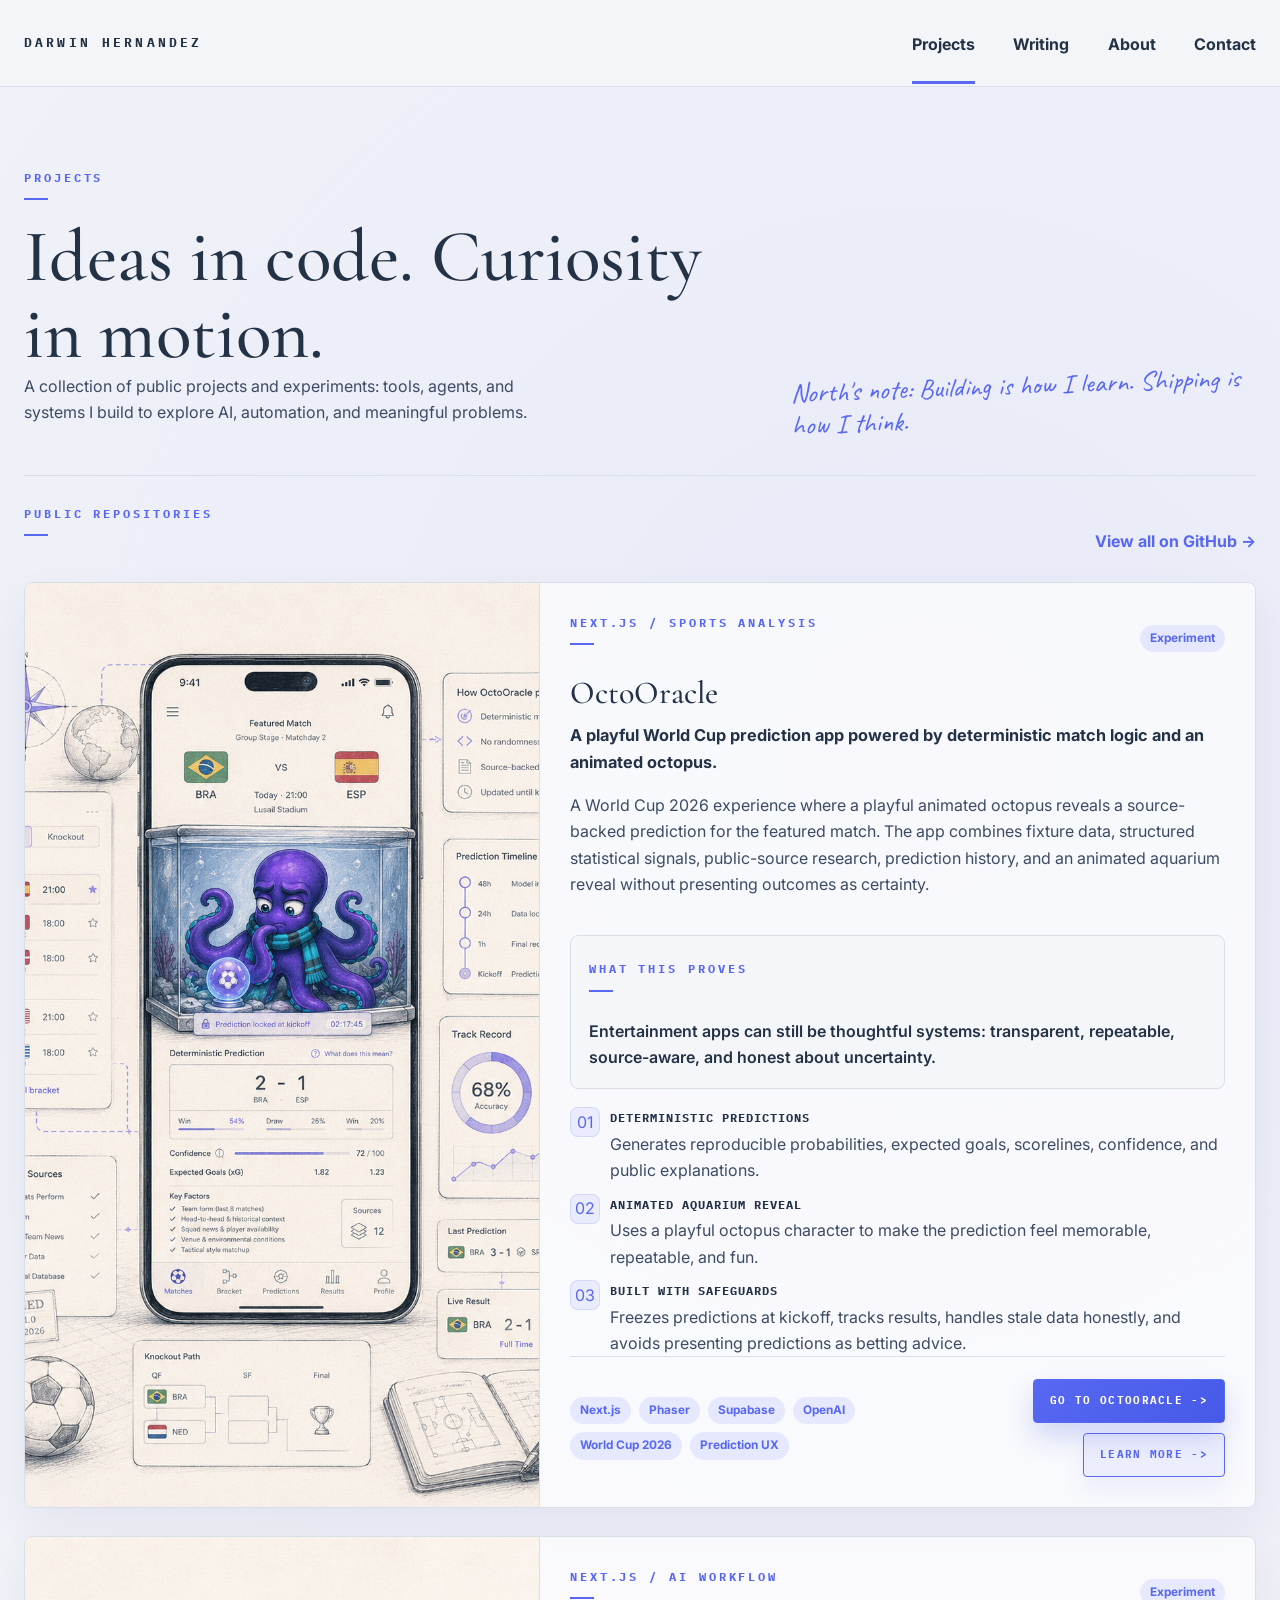
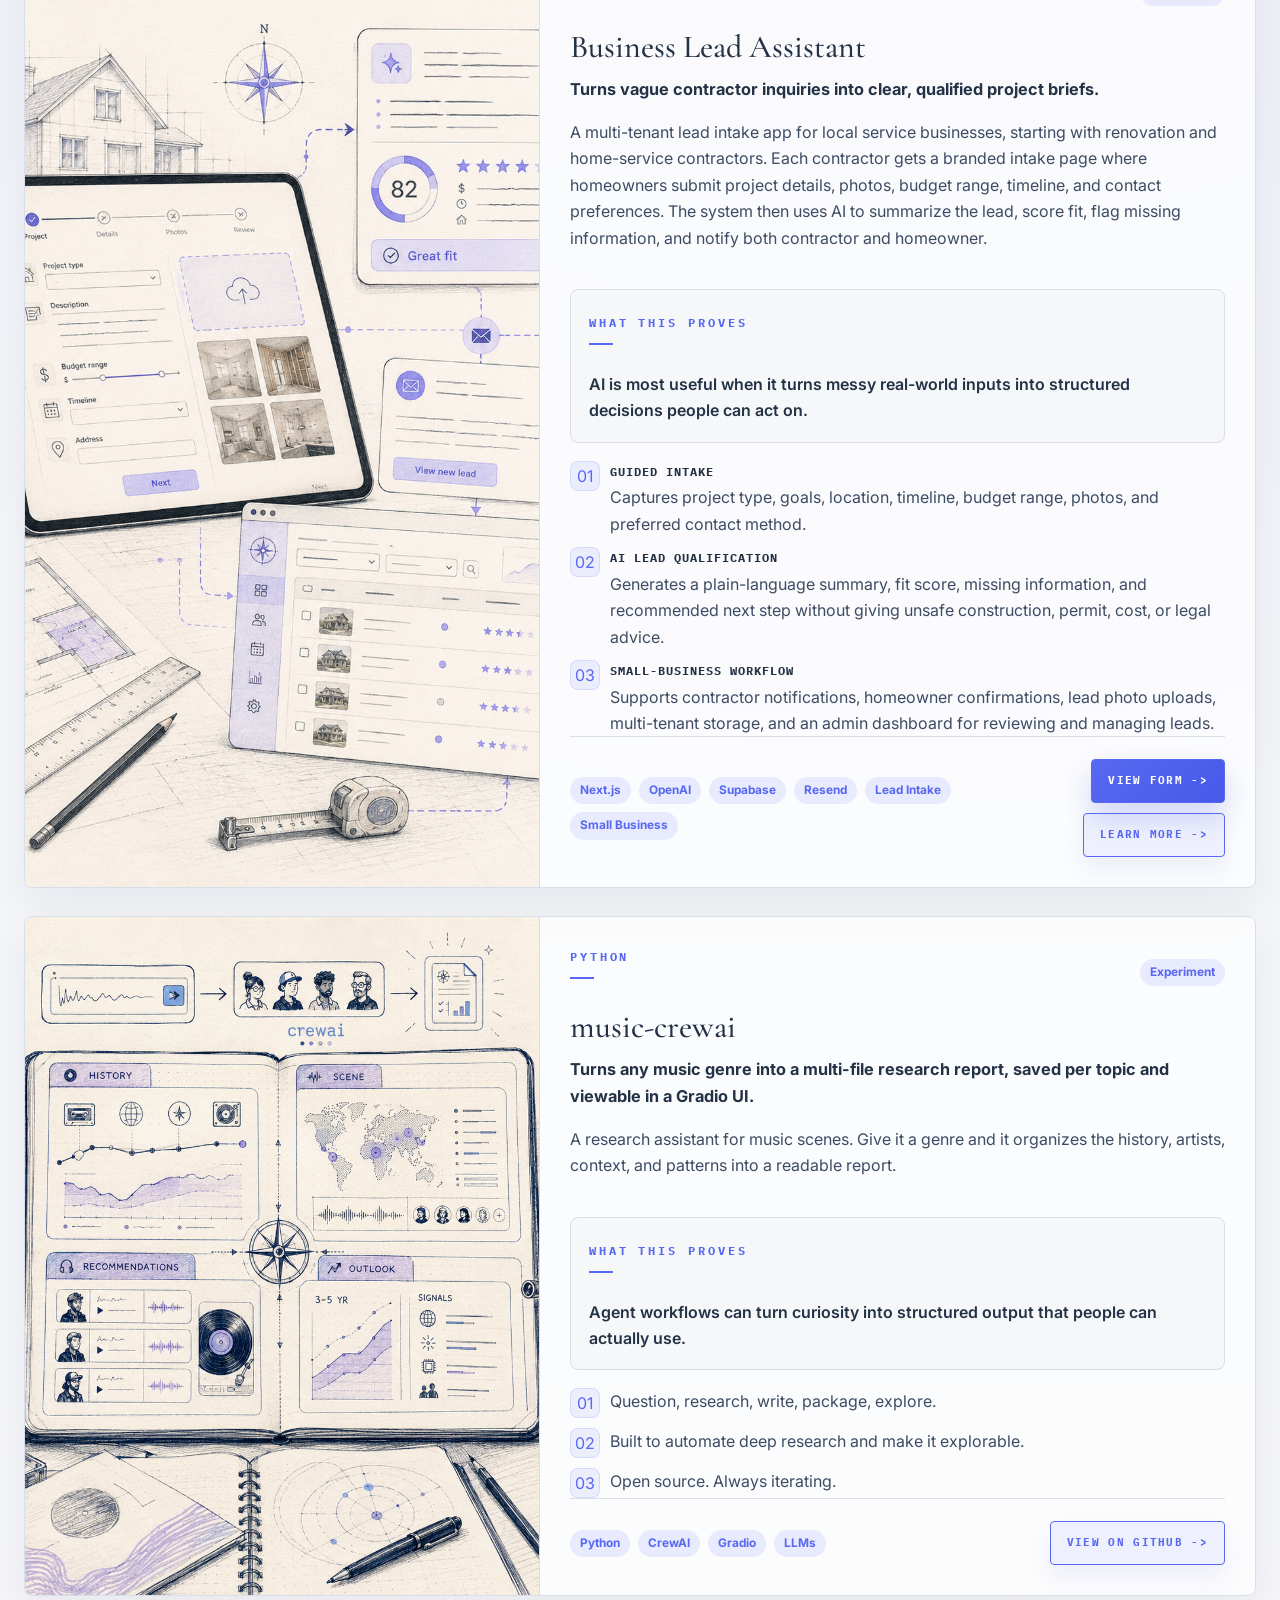
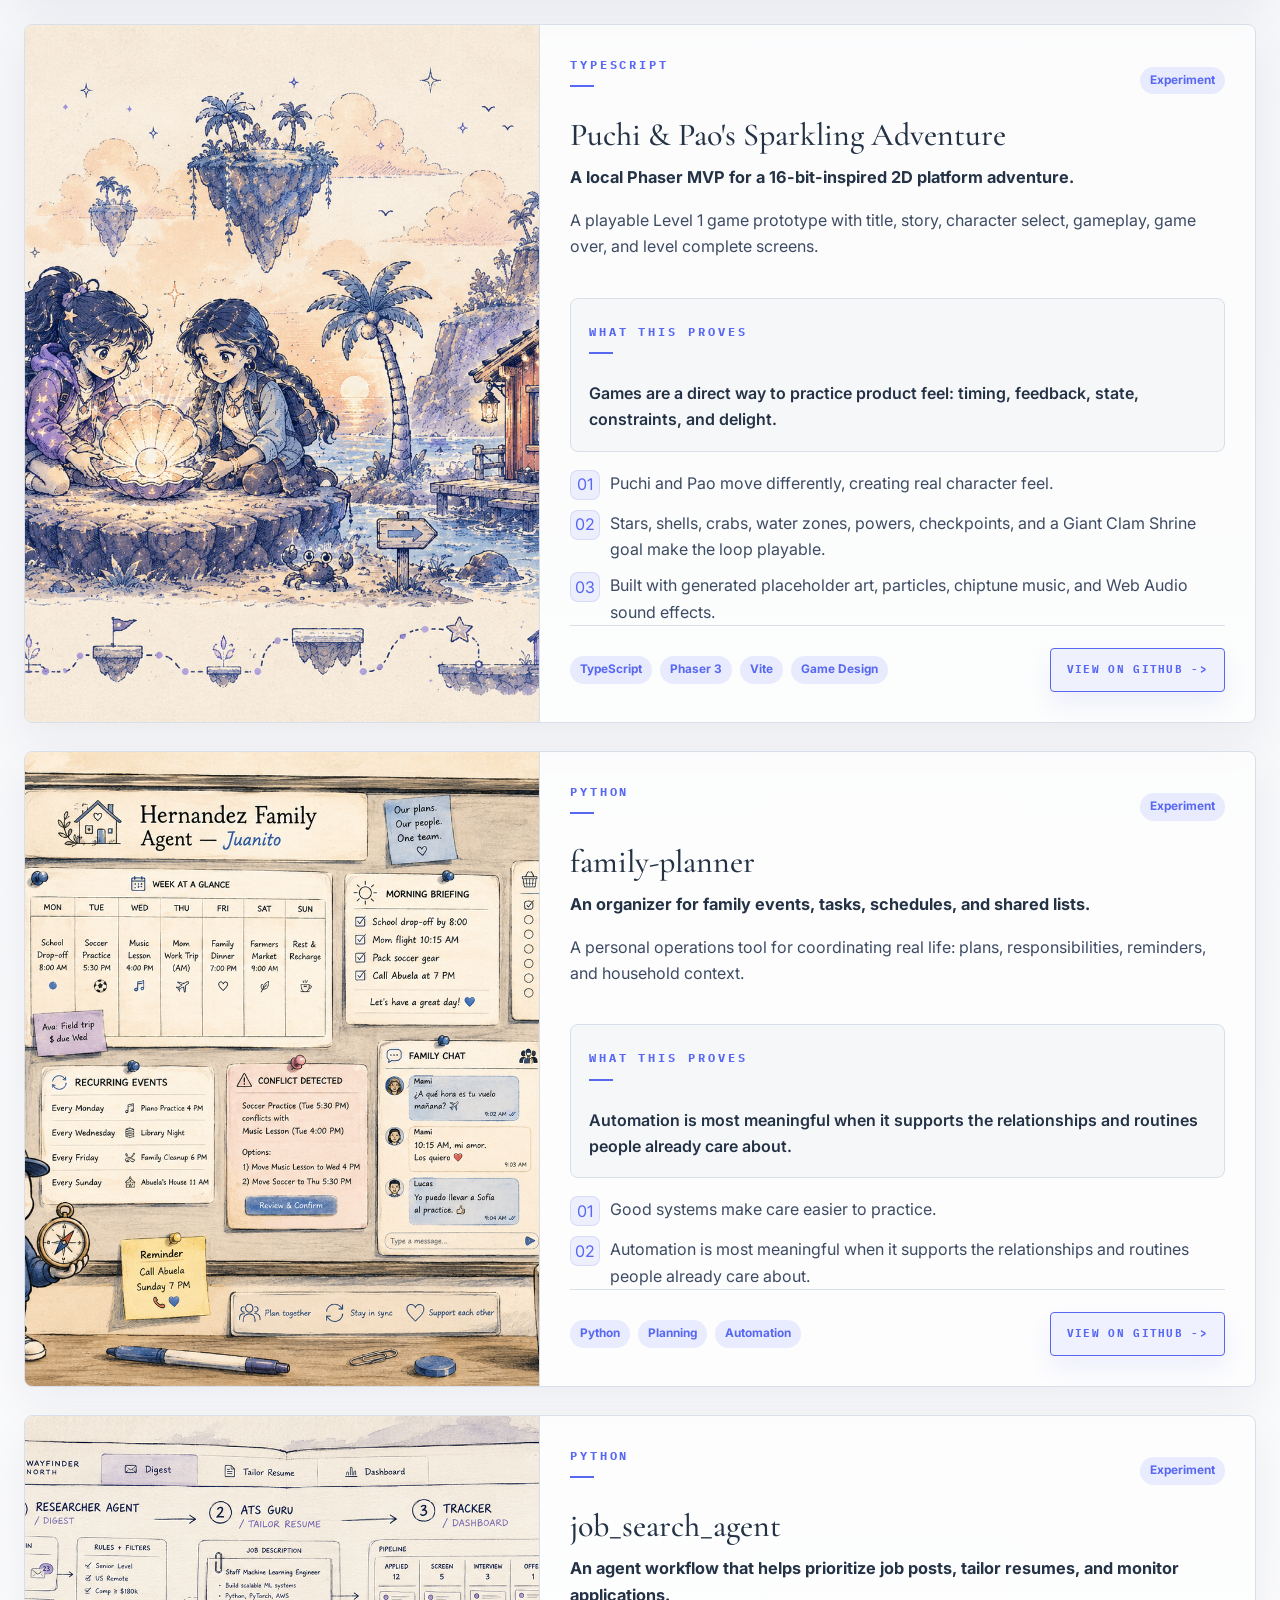
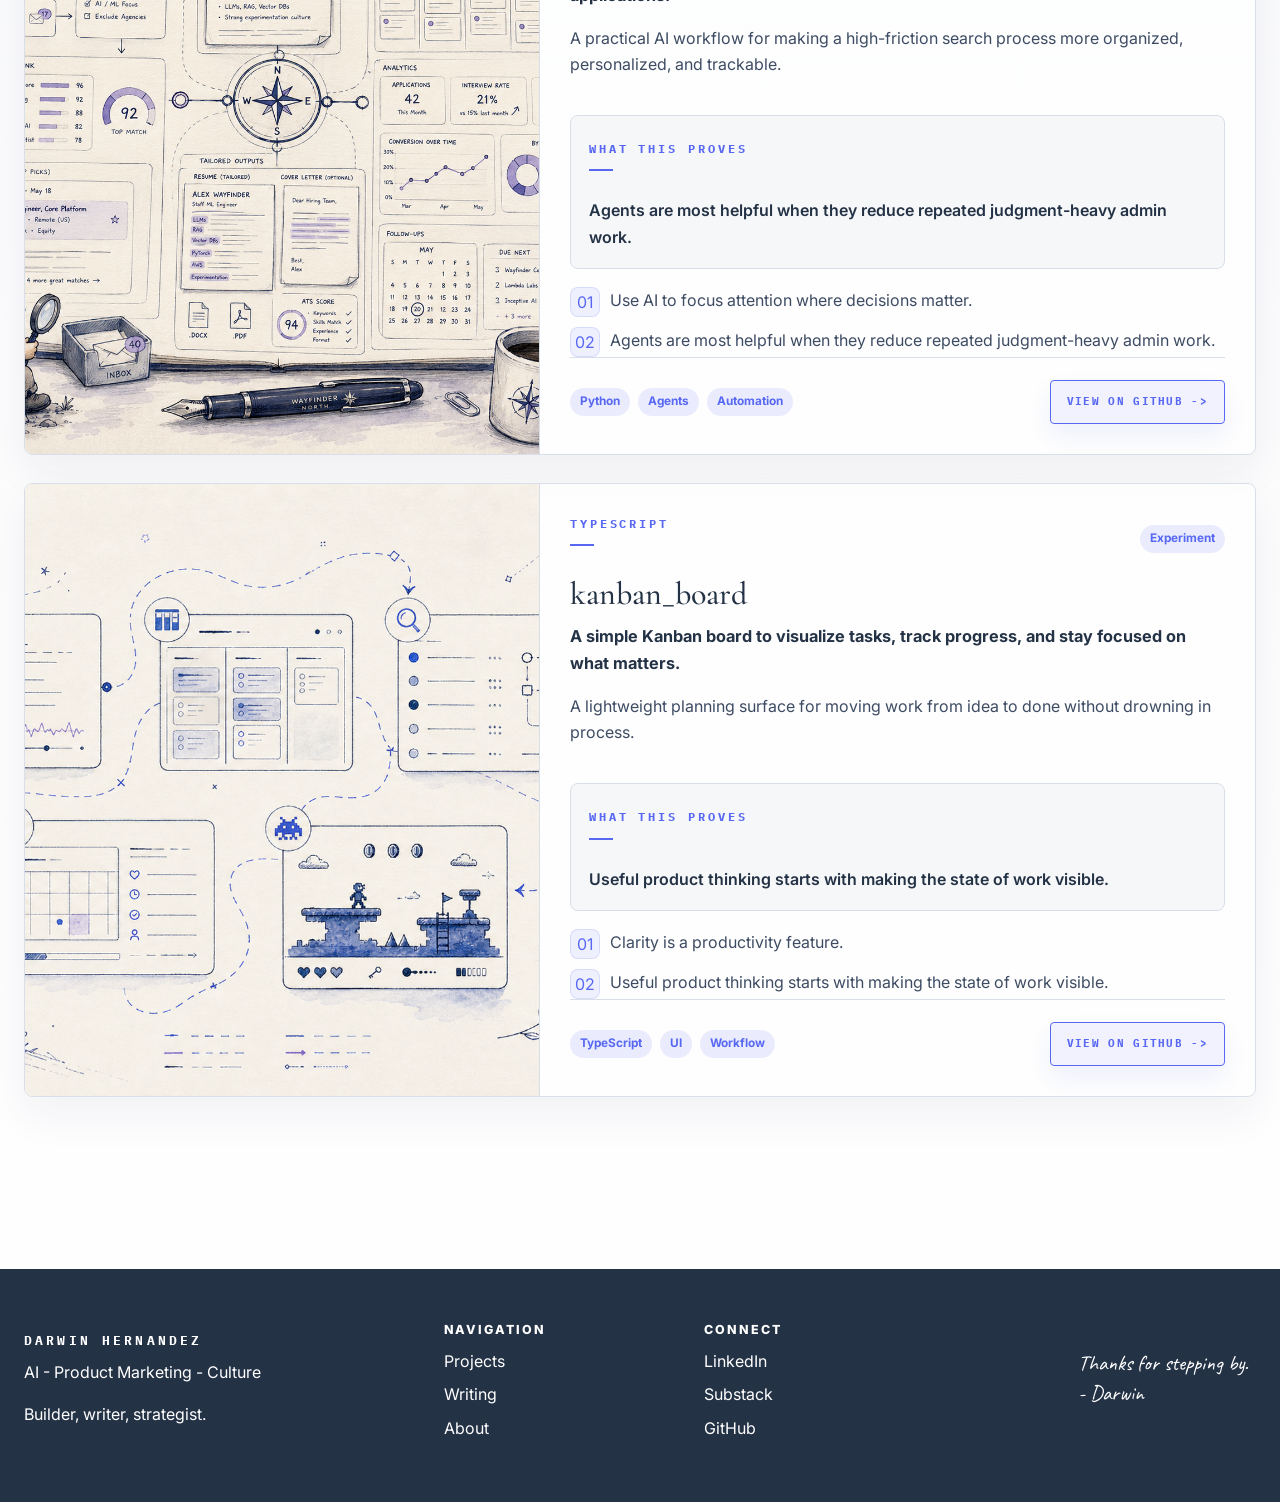
<file: projects/index.html>
<!doctype html>
<html lang="en">
  <head>
    <!-- Google tag (gtag.js) -->
    <script async src="https://www.googletagmanager.com/gtag/js?id=G-YE11LCJGM1"></script>
    <script>
      window.dataLayer = window.dataLayer || [];
      function gtag(){dataLayer.push(arguments);}
      gtag('js', new Date());

      gtag('config', 'G-YE11LCJGM1');
    </script>
    <meta charset="utf-8">
    <meta name="viewport" content="width=device-width, initial-scale=1">
    <title>Projects | Darwin Hernandez — AI Workflows &amp; Experiments</title>
    <meta name="description" content="Public AI workflows, product experiments, sports analysis, and practical tools built by Darwin Hernandez.">
    <link rel="icon" href="/favicon.png" type="image/png">
    <link rel="canonical" href="https://www.darwinhernandez.com/projects/">
    <meta property="og:type" content="website">
    <meta property="og:url" content="https://www.darwinhernandez.com/projects/">
    <meta property="og:site_name" content="Darwin Hernandez">
    <meta property="og:title" content="AI Workflows &amp; Experiments by Darwin Hernandez">
    <meta property="og:description" content="Public AI workflows, product experiments, sports analysis, and practical tools built by Darwin Hernandez.">
    <meta property="og:image" content="https://www.darwinhernandez.com/assets/img/wayfinder-hero.png">
    <meta name="twitter:card" content="summary_large_image">
    <meta name="twitter:title" content="AI Workflows &amp; Experiments by Darwin Hernandez">
    <meta name="twitter:description" content="Public AI workflows, product experiments, sports analysis, and practical tools built by Darwin Hernandez.">
    <meta name="twitter:image" content="https://www.darwinhernandez.com/assets/img/wayfinder-hero.png">
    <!-- STATIC_PROJECT_SCHEMA_START -->
    <script id="projects-schema" type="application/ld+json">{"@context":"https://schema.org","@type":"ItemList","name":"Projects by Darwin Hernandez","itemListElement":[{"@type":"ListItem","position":1,"item":{"@type":"SoftwareApplication","name":"OctoOracle","description":"A World Cup 2026 experience where a playful animated octopus reveals a source-backed prediction for the featured match. The app combines fixture data, structured statistical signals, public-source research, prediction history, and an animated aquarium reveal without presenting outcomes as certainty.","url":"https://www.darwinhernandez.com/projects/octooracle/","sameAs":"https://github.com/DarwinJavier/octoracle","applicationCategory":"Next.js / Sports Analysis","operatingSystem":"Web","image":"https://www.darwinhernandez.com/assets/Images/octooracle.png","keywords":"Next.js, Phaser, Supabase, OpenAI, World Cup 2026, Prediction UX","author":{"@type":"Person","name":"Darwin Hernandez","url":"https://www.darwinhernandez.com"}}},{"@type":"ListItem","position":2,"item":{"@type":"SoftwareApplication","name":"Business Lead Assistant","description":"A multi-tenant lead intake app for local service businesses, starting with renovation and home-service contractors. Each contractor gets a branded intake page where homeowners submit project details, photos, budget range, timeline, and contact preferences. The system then uses AI to summarize the lead, score fit, flag missing information, and notify both contractor and homeowner.","url":"https://www.darwinhernandez.com/projects/business-lead-assistant/","sameAs":"https://github.com/DarwinJavier/business_lead_assistant","applicationCategory":"Next.js / AI Workflow","operatingSystem":"Web","image":"https://www.darwinhernandez.com/assets/Images/contractor-lead-image.png","keywords":"Next.js, OpenAI, Supabase, Resend, Lead Intake, Small Business","author":{"@type":"Person","name":"Darwin Hernandez","url":"https://www.darwinhernandez.com"}}},{"@type":"ListItem","position":3,"item":{"@type":"SoftwareApplication","name":"music-crewai","description":"A research assistant for music scenes. Give it a genre and it organizes the history, artists, context, and patterns into a readable report.","url":"https://github.com/DarwinJavier/music-crewai","sameAs":"https://github.com/DarwinJavier/music-crewai","applicationCategory":"Python","operatingSystem":"Web","image":"https://www.darwinhernandez.com/assets/Images/crewAI-project.png","keywords":"Python, CrewAI, Gradio, LLMs","author":{"@type":"Person","name":"Darwin Hernandez","url":"https://www.darwinhernandez.com"}}},{"@type":"ListItem","position":4,"item":{"@type":"SoftwareApplication","name":"Puchi & Pao's Sparkling Adventure","description":"A playable Level 1 game prototype with title, story, character select, gameplay, game over, and level complete screens.","url":"https://github.com/DarwinJavier/platform_game","sameAs":"https://github.com/DarwinJavier/platform_game","applicationCategory":"TypeScript","operatingSystem":"Web","image":"https://www.darwinhernandez.com/assets/Images/platform_project.png","keywords":"TypeScript, Phaser 3, Vite, Game Design","author":{"@type":"Person","name":"Darwin Hernandez","url":"https://www.darwinhernandez.com"}}},{"@type":"ListItem","position":5,"item":{"@type":"SoftwareApplication","name":"family-planner","description":"A personal operations tool for coordinating real life: plans, responsibilities, reminders, and household context.","url":"https://github.com/DarwinJavier/family-planner","sameAs":"https://github.com/DarwinJavier/family-planner","applicationCategory":"Python","operatingSystem":"Web","image":"https://www.darwinhernandez.com/assets/Images/Family-planner-project.png","keywords":"Python, Planning, Automation","author":{"@type":"Person","name":"Darwin Hernandez","url":"https://www.darwinhernandez.com"}}},{"@type":"ListItem","position":6,"item":{"@type":"SoftwareApplication","name":"job_search_agent","description":"A practical AI workflow for making a high-friction search process more organized, personalized, and trackable.","url":"https://github.com/DarwinJavier/job_search_agent","sameAs":"https://github.com/DarwinJavier/job_search_agent","applicationCategory":"Python","operatingSystem":"Web","image":"https://www.darwinhernandez.com/assets/Images/job_seeker_project.png","keywords":"Python, Agents, Automation","author":{"@type":"Person","name":"Darwin Hernandez","url":"https://www.darwinhernandez.com"}}},{"@type":"ListItem","position":7,"item":{"@type":"SoftwareApplication","name":"kanban_board","description":"A lightweight planning surface for moving work from idea to done without drowning in process.","url":"https://github.com/DarwinJavier/kanban_board","sameAs":"https://github.com/DarwinJavier/kanban_board","applicationCategory":"TypeScript","operatingSystem":"Web","image":"https://www.darwinhernandez.com/assets/img/projects-map.png","keywords":"TypeScript, UI, Workflow","author":{"@type":"Person","name":"Darwin Hernandez","url":"https://www.darwinhernandez.com"}}}]}</script>
        <!-- STATIC_PROJECT_SCHEMA_END -->
    <link rel="stylesheet" href="../assets/css/styles.css">
  </head>
  <body data-page="projects" data-root="..">
    <header id="site-header" class="site-header"></header>
    <main>
      <section class="shell writing-b-hero projects-hero">
        <div>
          <span class="eyebrow">Projects</span>
          <h1>Ideas in code. Curiosity in motion.</h1>
          <p>A collection of public projects and experiments: tools, agents, and systems I build to explore AI, automation, and meaningful problems.</p>
        </div>
        <p class="handwritten writing-hero-note">North's note: Building is how I learn. Shipping is how I think.</p>
      </section>
      <section class="shell projects-archive-section">
        <div class="section-header">
          <span class="eyebrow">Public Repositories</span>
          <a class="text-link" href="https://github.com/DarwinJavier" target="_blank" rel="noreferrer">View all on GitHub -></a>
        </div>
        <!-- STATIC_PROJECT_CARDS_START -->
        <div id="projects-list" class="project-feature-list">
          <article id="octooracle" class="project-showcase-card">
            <div class="project-showcase-image" style="background-image: url('../assets/Images/octooracle.png')" aria-hidden="true"></div>
            <div class="project-showcase-copy">
              <div class="project-showcase-topline">
                <span class="eyebrow">Next.js / Sports Analysis</span>
                <span class="pill">Experiment</span>
              </div>
              <h2><a href="./octooracle/">OctoOracle</a></h2>
              <p class="strong">A playful World Cup prediction app powered by deterministic match logic and an animated octopus.</p>
              <p>A World Cup 2026 experience where a playful animated octopus reveals a source-backed prediction for the featured match. The app combines fixture data, structured statistical signals, public-source research, prediction history, and an animated aquarium reveal without presenting outcomes as certainty.</p>
              <div class="project-proof">
                <span class="eyebrow">What this proves</span>
                <p>Entertainment apps can still be thoughtful systems: transparent, repeatable, source-aware, and honest about uncertainty.</p>
              </div>
              <div class="project-signal-list">
            <p>
              <span class="project-signal-icon">01</span>
              <span class="project-signal-copy"><strong>Deterministic predictions</strong>Generates reproducible probabilities, expected goals, scorelines, confidence, and public explanations.</span>
            </p>
            <p>
              <span class="project-signal-icon">02</span>
              <span class="project-signal-copy"><strong>Animated aquarium reveal</strong>Uses a playful octopus character to make the prediction feel memorable, repeatable, and fun.</span>
            </p>
            <p>
              <span class="project-signal-icon">03</span>
              <span class="project-signal-copy"><strong>Built with safeguards</strong>Freezes predictions at kickoff, tracks results, handles stale data honestly, and avoids presenting predictions as betting advice.</span>
            </p>
              </div>
              <div class="project-showcase-footer">
                <div class="tags"><span>Next.js</span><span>Phaser</span><span>Supabase</span><span>OpenAI</span><span>World Cup 2026</span><span>Prediction UX</span></div>
                <div class="project-actions">
                  <a class="button primary essay-card-cta" href="https://octoracle.vercel.app/" target="_blank" rel="noreferrer">Go to OctoOracle -&gt;</a>
                  <a class="button secondary essay-card-cta" href="./octooracle/">Learn more -&gt;</a>
                </div>
              </div>
            </div>
          </article>
          <article id="business-lead-assistant" class="project-showcase-card">
            <div class="project-showcase-image" style="background-image: url('../assets/Images/contractor-lead-image.png')" aria-hidden="true"></div>
            <div class="project-showcase-copy">
              <div class="project-showcase-topline">
                <span class="eyebrow">Next.js / AI Workflow</span>
                <span class="pill">Experiment</span>
              </div>
              <h2><a href="./business-lead-assistant/">Business Lead Assistant</a></h2>
              <p class="strong">Turns vague contractor inquiries into clear, qualified project briefs.</p>
              <p>A multi-tenant lead intake app for local service businesses, starting with renovation and home-service contractors. Each contractor gets a branded intake page where homeowners submit project details, photos, budget range, timeline, and contact preferences. The system then uses AI to summarize the lead, score fit, flag missing information, and notify both contractor and homeowner.</p>
              <div class="project-proof">
                <span class="eyebrow">What this proves</span>
                <p>AI is most useful when it turns messy real-world inputs into structured decisions people can act on.</p>
              </div>
              <div class="project-signal-list">
            <p>
              <span class="project-signal-icon">01</span>
              <span class="project-signal-copy"><strong>Guided intake</strong>Captures project type, goals, location, timeline, budget range, photos, and preferred contact method.</span>
            </p>
            <p>
              <span class="project-signal-icon">02</span>
              <span class="project-signal-copy"><strong>AI lead qualification</strong>Generates a plain-language summary, fit score, missing information, and recommended next step without giving unsafe construction, permit, cost, or legal advice.</span>
            </p>
            <p>
              <span class="project-signal-icon">03</span>
              <span class="project-signal-copy"><strong>Small-business workflow</strong>Supports contractor notifications, homeowner confirmations, lead photo uploads, multi-tenant storage, and an admin dashboard for reviewing and managing leads.</span>
            </p>
              </div>
              <div class="project-showcase-footer">
                <div class="tags"><span>Next.js</span><span>OpenAI</span><span>Supabase</span><span>Resend</span><span>Lead Intake</span><span>Small Business</span></div>
                <div class="project-actions">
                  <a class="button primary essay-card-cta" href="https://business-lead-assistant.vercel.app/" target="_blank" rel="noreferrer">View Form -&gt;</a>
                  <a class="button secondary essay-card-cta" href="./business-lead-assistant/">Learn more -&gt;</a>
                </div>
              </div>
            </div>
          </article>
          <article id="music-crewai" class="project-showcase-card">
            <div class="project-showcase-image" style="background-image: url('../assets/Images/crewAI-project.png')" aria-hidden="true"></div>
            <div class="project-showcase-copy">
              <div class="project-showcase-topline">
                <span class="eyebrow">Python</span>
                <span class="pill">Experiment</span>
              </div>
              <h2><a href="./#music-crewai">music-crewai</a></h2>
              <p class="strong">Turns any music genre into a multi-file research report, saved per topic and viewable in a Gradio UI.</p>
              <p>A research assistant for music scenes. Give it a genre and it organizes the history, artists, context, and patterns into a readable report.</p>
              <div class="project-proof">
                <span class="eyebrow">What this proves</span>
                <p>Agent workflows can turn curiosity into structured output that people can actually use.</p>
              </div>
              <div class="project-signal-list">
            <p>
              <span class="project-signal-icon">01</span>
              <span class="project-signal-copy">Question, research, write, package, explore.</span>
            </p>
            <p>
              <span class="project-signal-icon">02</span>
              <span class="project-signal-copy">Built to automate deep research and make it explorable.</span>
            </p>
            <p>
              <span class="project-signal-icon">03</span>
              <span class="project-signal-copy">Open source. Always iterating.</span>
            </p>
              </div>
              <div class="project-showcase-footer">
                <div class="tags"><span>Python</span><span>CrewAI</span><span>Gradio</span><span>LLMs</span></div>
                <div class="project-actions">
                  <a class="button secondary essay-card-cta" href="https://github.com/DarwinJavier/music-crewai" target="_blank" rel="noreferrer">View on GitHub -&gt;</a>
                </div>
              </div>
            </div>
          </article>
          <article id="platform-game" class="project-showcase-card">
            <div class="project-showcase-image" style="background-image: url('../assets/Images/platform_project.png')" aria-hidden="true"></div>
            <div class="project-showcase-copy">
              <div class="project-showcase-topline">
                <span class="eyebrow">TypeScript</span>
                <span class="pill">Experiment</span>
              </div>
              <h2><a href="./#platform-game">Puchi &amp; Pao&#39;s Sparkling Adventure</a></h2>
              <p class="strong">A local Phaser MVP for a 16-bit-inspired 2D platform adventure.</p>
              <p>A playable Level 1 game prototype with title, story, character select, gameplay, game over, and level complete screens.</p>
              <div class="project-proof">
                <span class="eyebrow">What this proves</span>
                <p>Games are a direct way to practice product feel: timing, feedback, state, constraints, and delight.</p>
              </div>
              <div class="project-signal-list">
            <p>
              <span class="project-signal-icon">01</span>
              <span class="project-signal-copy">Puchi and Pao move differently, creating real character feel.</span>
            </p>
            <p>
              <span class="project-signal-icon">02</span>
              <span class="project-signal-copy">Stars, shells, crabs, water zones, powers, checkpoints, and a Giant Clam Shrine goal make the loop playable.</span>
            </p>
            <p>
              <span class="project-signal-icon">03</span>
              <span class="project-signal-copy">Built with generated placeholder art, particles, chiptune music, and Web Audio sound effects.</span>
            </p>
              </div>
              <div class="project-showcase-footer">
                <div class="tags"><span>TypeScript</span><span>Phaser 3</span><span>Vite</span><span>Game Design</span></div>
                <div class="project-actions">
                  <a class="button secondary essay-card-cta" href="https://github.com/DarwinJavier/platform_game" target="_blank" rel="noreferrer">View on GitHub -&gt;</a>
                </div>
              </div>
            </div>
          </article>
          <article id="family-planner" class="project-showcase-card">
            <div class="project-showcase-image" style="background-image: url('../assets/Images/Family-planner-project.png')" aria-hidden="true"></div>
            <div class="project-showcase-copy">
              <div class="project-showcase-topline">
                <span class="eyebrow">Python</span>
                <span class="pill">Experiment</span>
              </div>
              <h2><a href="./#family-planner">family-planner</a></h2>
              <p class="strong">An organizer for family events, tasks, schedules, and shared lists.</p>
              <p>A personal operations tool for coordinating real life: plans, responsibilities, reminders, and household context.</p>
              <div class="project-proof">
                <span class="eyebrow">What this proves</span>
                <p>Automation is most meaningful when it supports the relationships and routines people already care about.</p>
              </div>
              <div class="project-signal-list">
            <p>
              <span class="project-signal-icon">01</span>
              <span class="project-signal-copy">Good systems make care easier to practice.</span>
            </p>
            <p>
              <span class="project-signal-icon">02</span>
              <span class="project-signal-copy">Automation is most meaningful when it supports the relationships and routines people already care about.</span>
            </p>
              </div>
              <div class="project-showcase-footer">
                <div class="tags"><span>Python</span><span>Planning</span><span>Automation</span></div>
                <div class="project-actions">
                  <a class="button secondary essay-card-cta" href="https://github.com/DarwinJavier/family-planner" target="_blank" rel="noreferrer">View on GitHub -&gt;</a>
                </div>
              </div>
            </div>
          </article>
          <article id="job-search-agent" class="project-showcase-card">
            <div class="project-showcase-image" style="background-image: url('../assets/Images/job_seeker_project.png')" aria-hidden="true"></div>
            <div class="project-showcase-copy">
              <div class="project-showcase-topline">
                <span class="eyebrow">Python</span>
                <span class="pill">Experiment</span>
              </div>
              <h2><a href="./#job-search-agent">job_search_agent</a></h2>
              <p class="strong">An agent workflow that helps prioritize job posts, tailor resumes, and monitor applications.</p>
              <p>A practical AI workflow for making a high-friction search process more organized, personalized, and trackable.</p>
              <div class="project-proof">
                <span class="eyebrow">What this proves</span>
                <p>Agents are most helpful when they reduce repeated judgment-heavy admin work.</p>
              </div>
              <div class="project-signal-list">
            <p>
              <span class="project-signal-icon">01</span>
              <span class="project-signal-copy">Use AI to focus attention where decisions matter.</span>
            </p>
            <p>
              <span class="project-signal-icon">02</span>
              <span class="project-signal-copy">Agents are most helpful when they reduce repeated judgment-heavy admin work.</span>
            </p>
              </div>
              <div class="project-showcase-footer">
                <div class="tags"><span>Python</span><span>Agents</span><span>Automation</span></div>
                <div class="project-actions">
                  <a class="button secondary essay-card-cta" href="https://github.com/DarwinJavier/job_search_agent" target="_blank" rel="noreferrer">View on GitHub -&gt;</a>
                </div>
              </div>
            </div>
          </article>
          <article id="kanban-board" class="project-showcase-card">
            <div class="project-showcase-image" style="background-image: url('../assets/img/projects-map.png')" aria-hidden="true"></div>
            <div class="project-showcase-copy">
              <div class="project-showcase-topline">
                <span class="eyebrow">TypeScript</span>
                <span class="pill">Experiment</span>
              </div>
              <h2><a href="./#kanban-board">kanban_board</a></h2>
              <p class="strong">A simple Kanban board to visualize tasks, track progress, and stay focused on what matters.</p>
              <p>A lightweight planning surface for moving work from idea to done without drowning in process.</p>
              <div class="project-proof">
                <span class="eyebrow">What this proves</span>
                <p>Useful product thinking starts with making the state of work visible.</p>
              </div>
              <div class="project-signal-list">
            <p>
              <span class="project-signal-icon">01</span>
              <span class="project-signal-copy">Clarity is a productivity feature.</span>
            </p>
            <p>
              <span class="project-signal-icon">02</span>
              <span class="project-signal-copy">Useful product thinking starts with making the state of work visible.</span>
            </p>
              </div>
              <div class="project-showcase-footer">
                <div class="tags"><span>TypeScript</span><span>UI</span><span>Workflow</span></div>
                <div class="project-actions">
                  <a class="button secondary essay-card-cta" href="https://github.com/DarwinJavier/kanban_board" target="_blank" rel="noreferrer">View on GitHub -&gt;</a>
                </div>
              </div>
            </div>
          </article>
        </div>
        <!-- STATIC_PROJECT_CARDS_END -->
      </section>
    </main>
    <footer id="site-footer" class="footer"></footer>
    <script type="module" src="../assets/js/app.js"></script>
  </body>
</html>
</file>
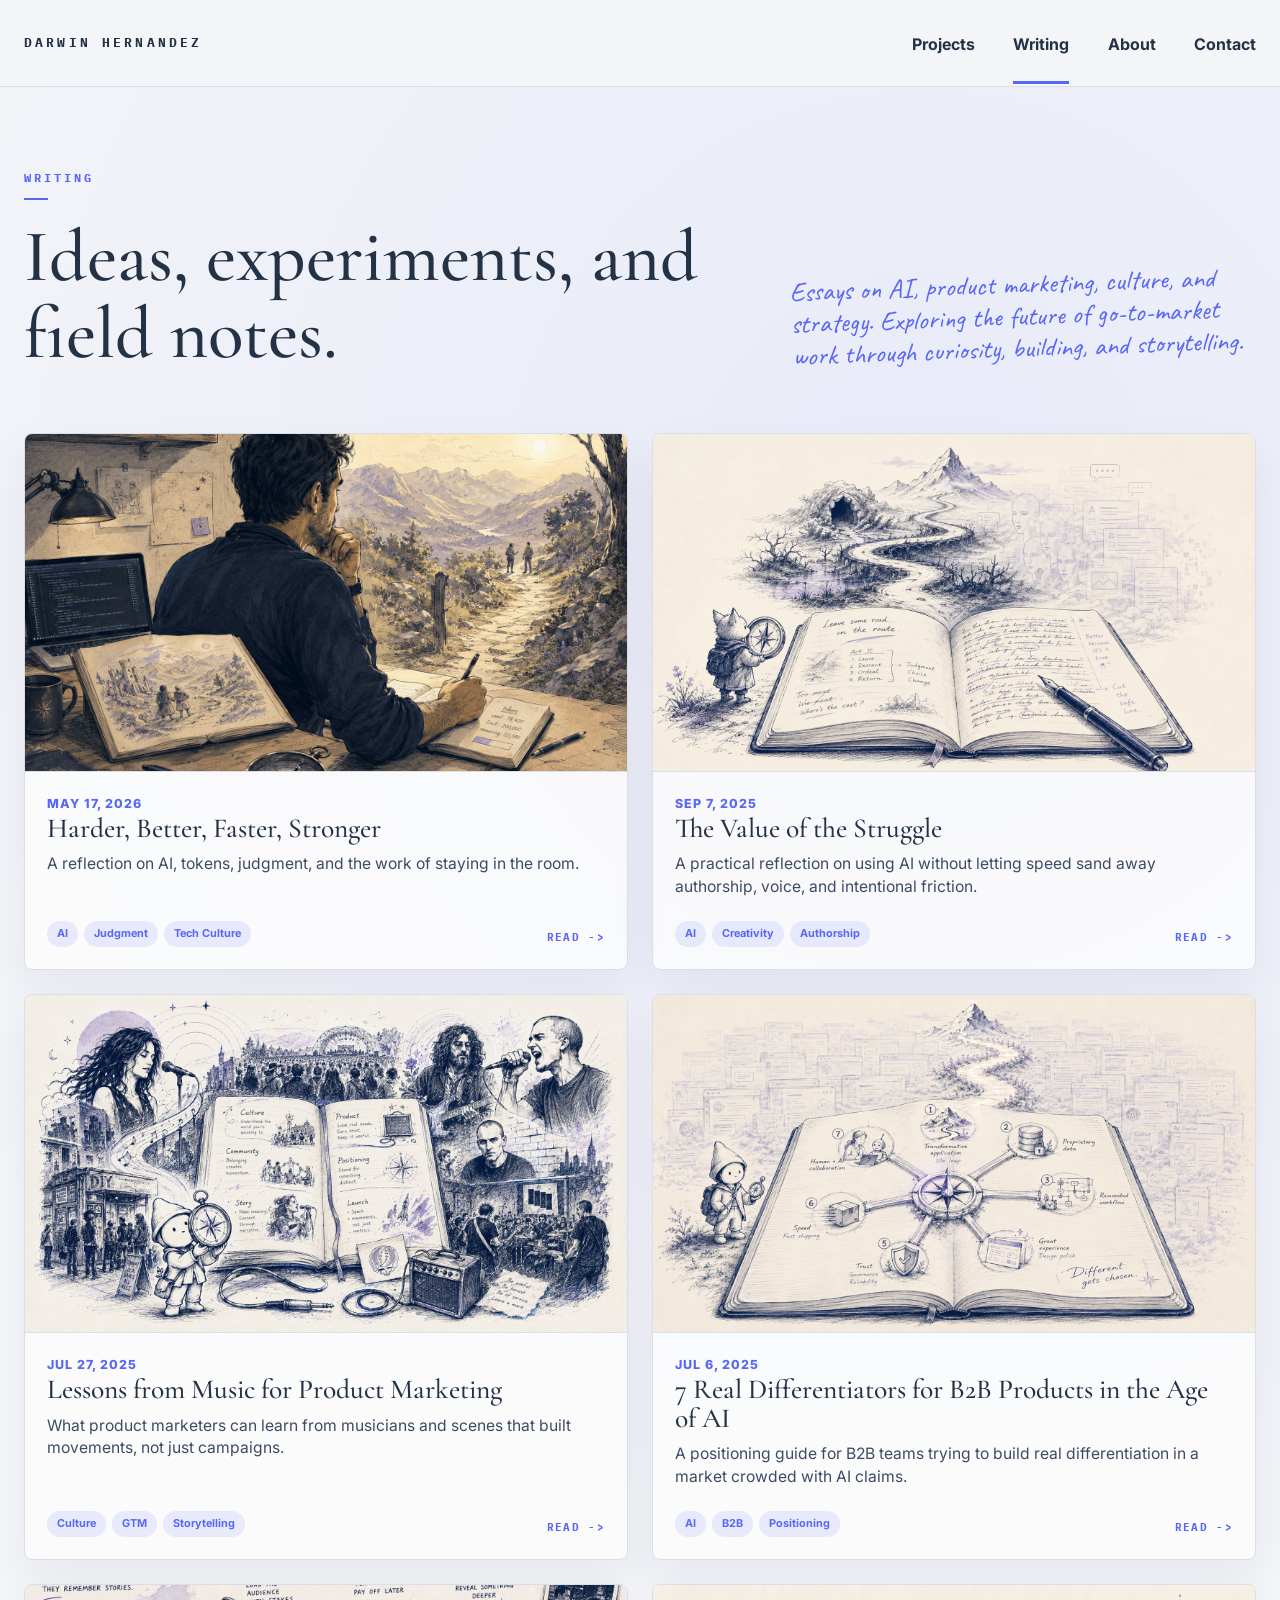
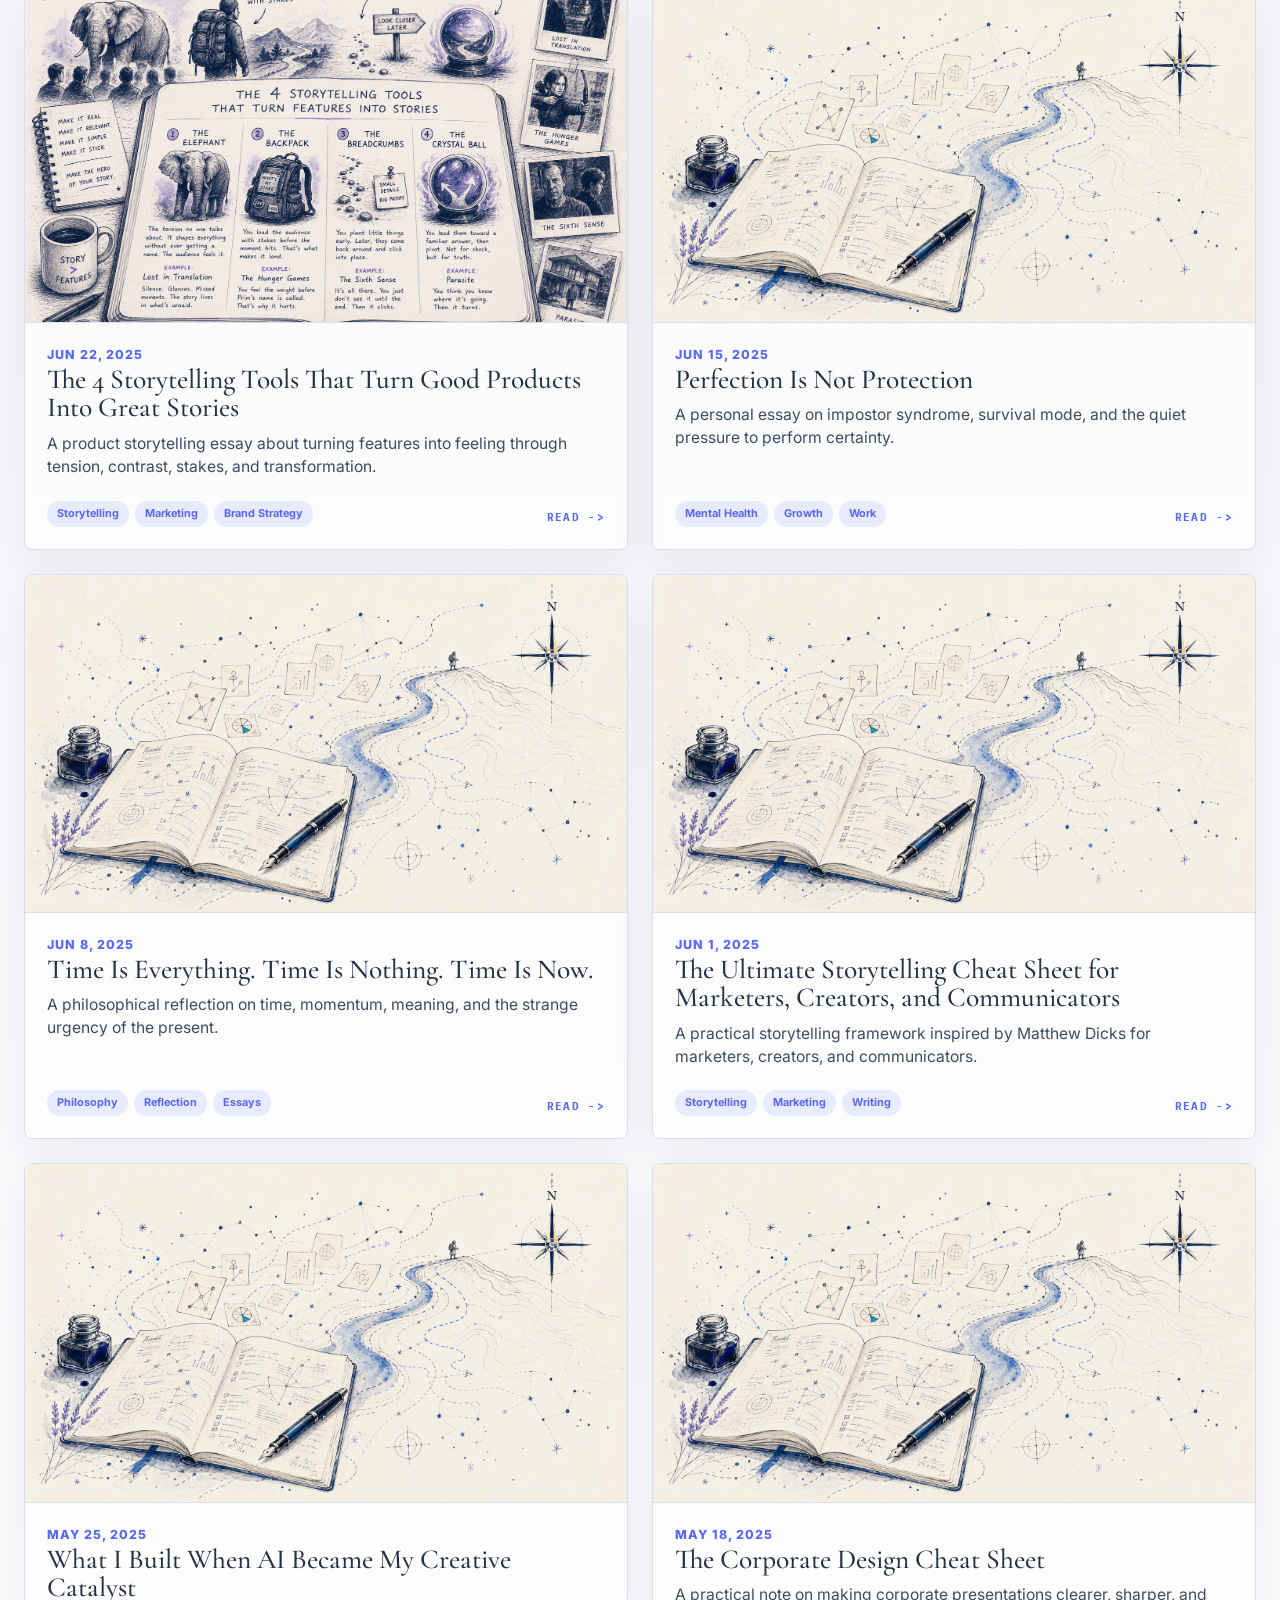
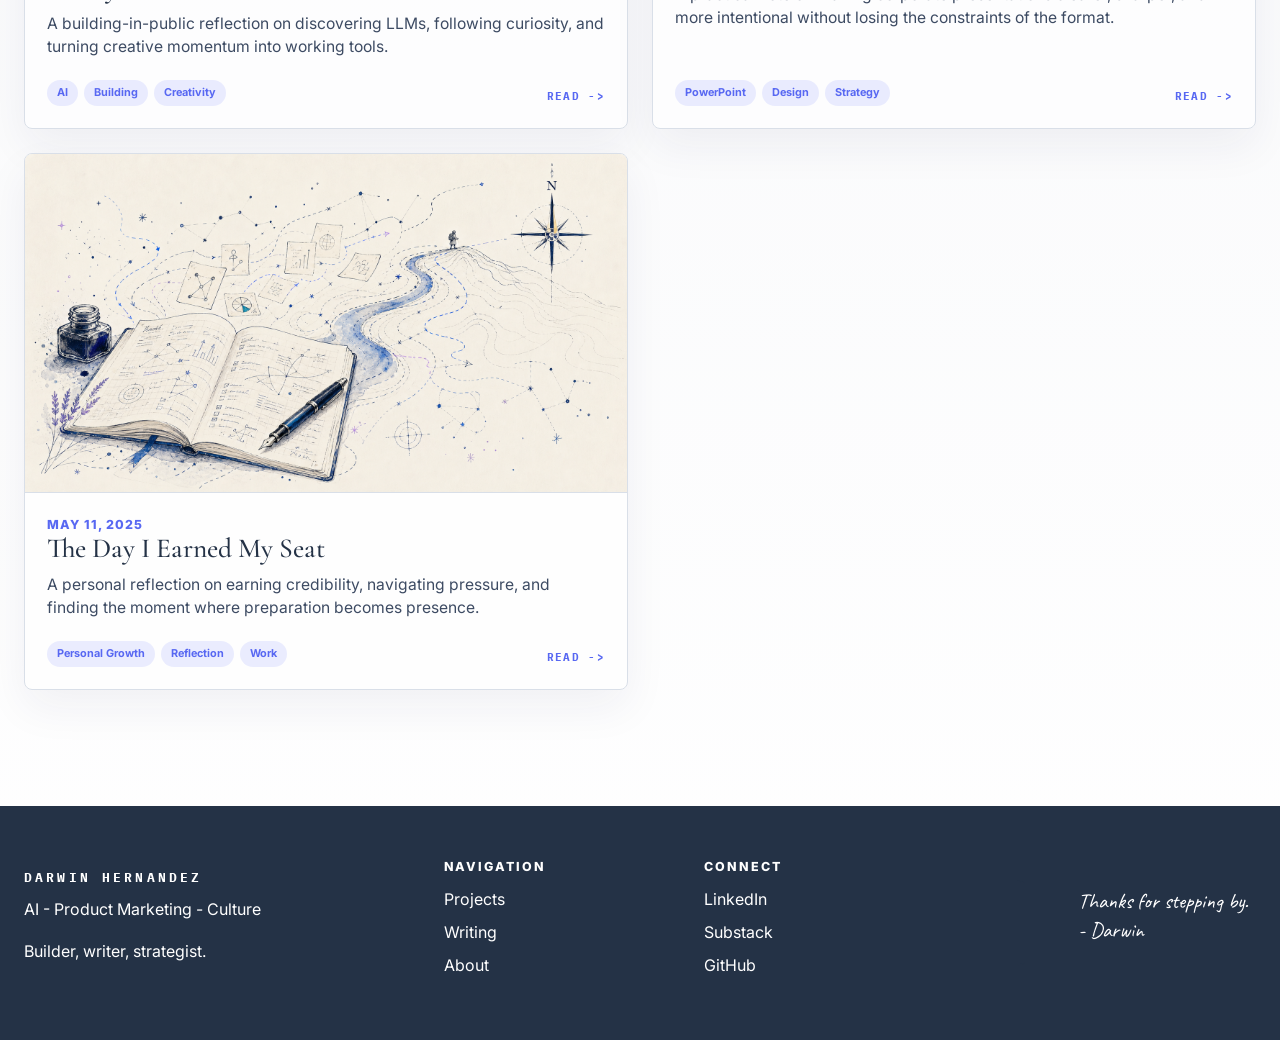
<file: writing-b/index.html>
<!doctype html>
<html lang="en">
  <head>
    <!-- Google tag (gtag.js) -->
    <script async src="https://www.googletagmanager.com/gtag/js?id=G-YE11LCJGM1"></script>
    <script>
      window.dataLayer = window.dataLayer || [];
      function gtag(){dataLayer.push(arguments);}
      gtag('js', new Date());

      gtag('config', 'G-YE11LCJGM1');
    </script>
    <meta charset="utf-8">
    <meta name="viewport" content="width=device-width, initial-scale=1">
    <title>Writing B | Darwin Hernandez</title>
    <meta name="description" content="An alternate essay grid for Darwin Hernandez writing on AI, product marketing, culture, and strategy.">
    <link rel="stylesheet" href="../assets/css/styles.css">
  </head>
  <body data-page="writing-b" data-root="..">
    <header id="site-header" class="site-header"></header>
    <main>
      <section class="shell writing-b-hero">
        <div>
          <span class="eyebrow">Writing</span>
          <h1>Ideas, experiments, and field notes.</h1>
        </div>
        <p class="handwritten writing-hero-note">Essays on AI, product marketing, culture, and strategy. Exploring the future of go-to-market work through curiosity, building, and storytelling.</p>
      </section>
      <section class="shell writing-b-section">
        <div id="writing-grid" class="essay-tile-grid"></div>
      </section>
    </main>
    <footer id="site-footer" class="footer"></footer>
    <script type="module" src="../assets/js/app.js"></script>
  </body>
</html>
</file>
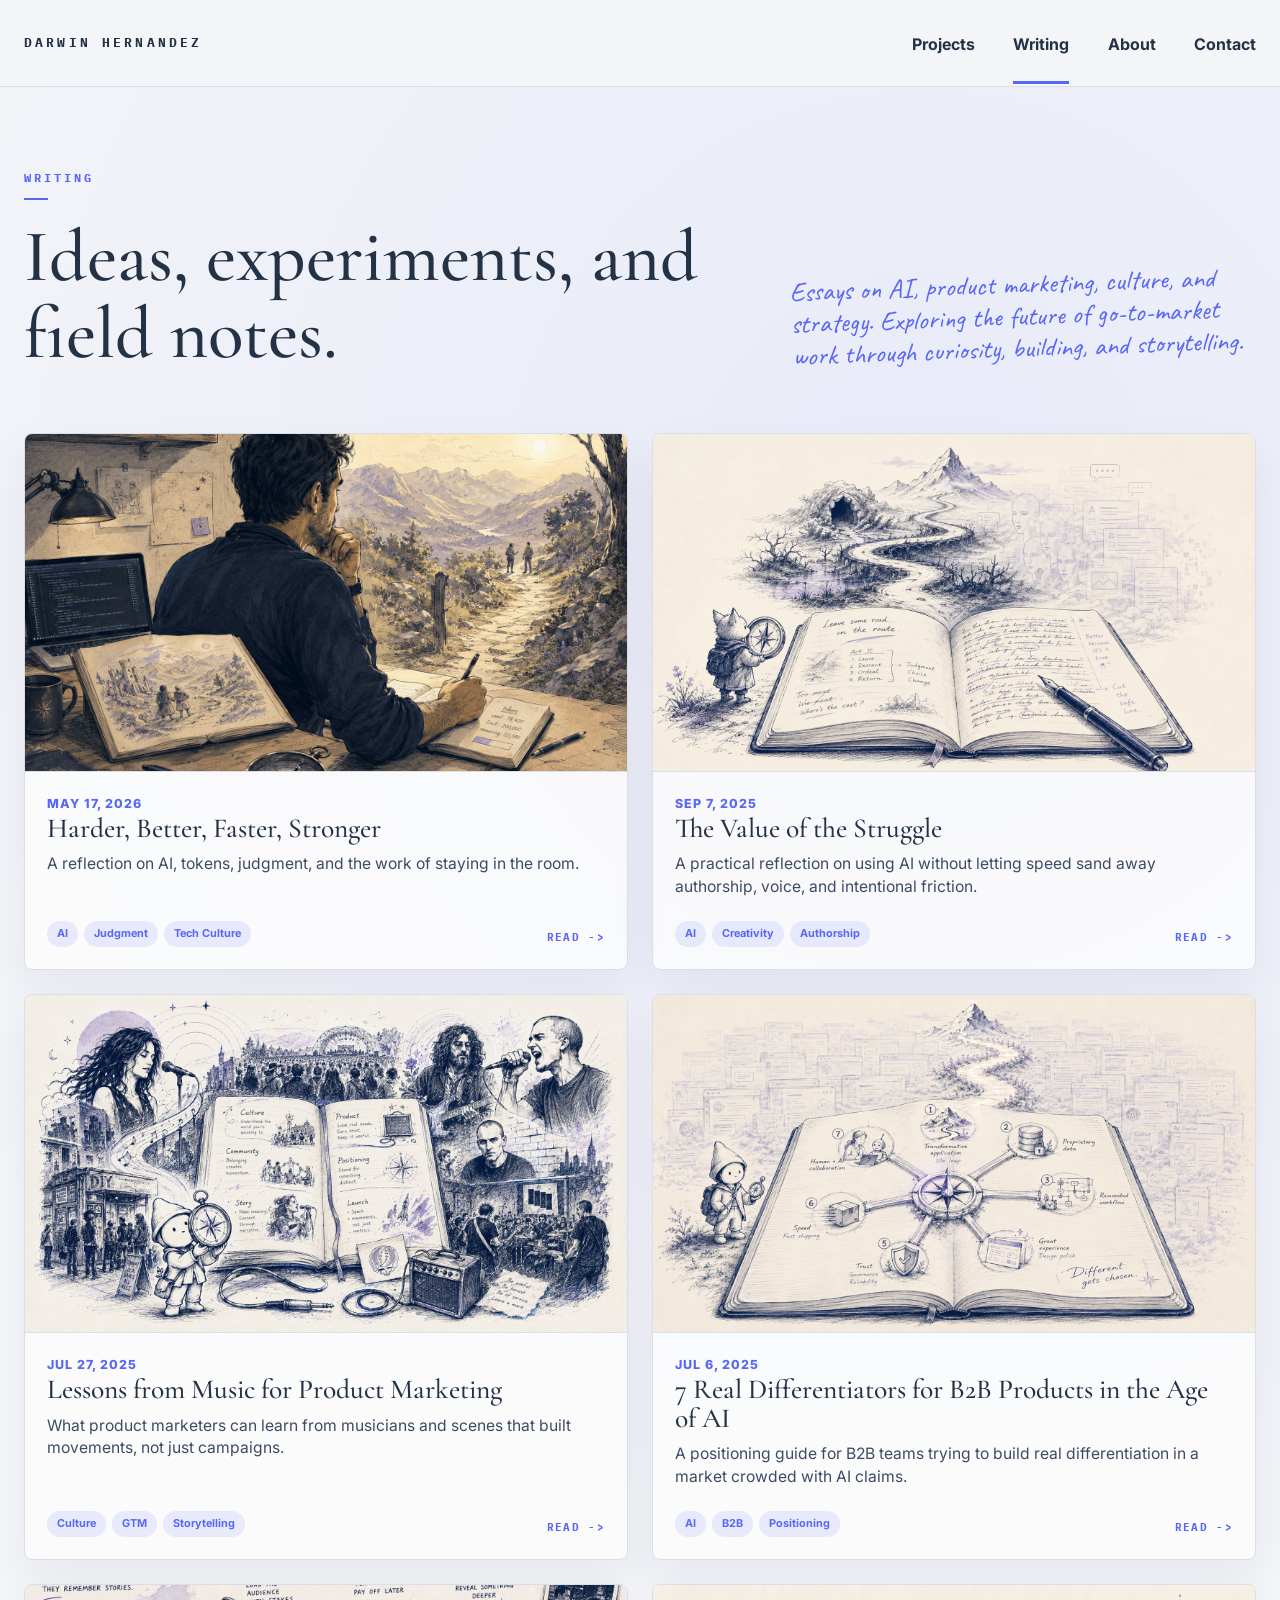
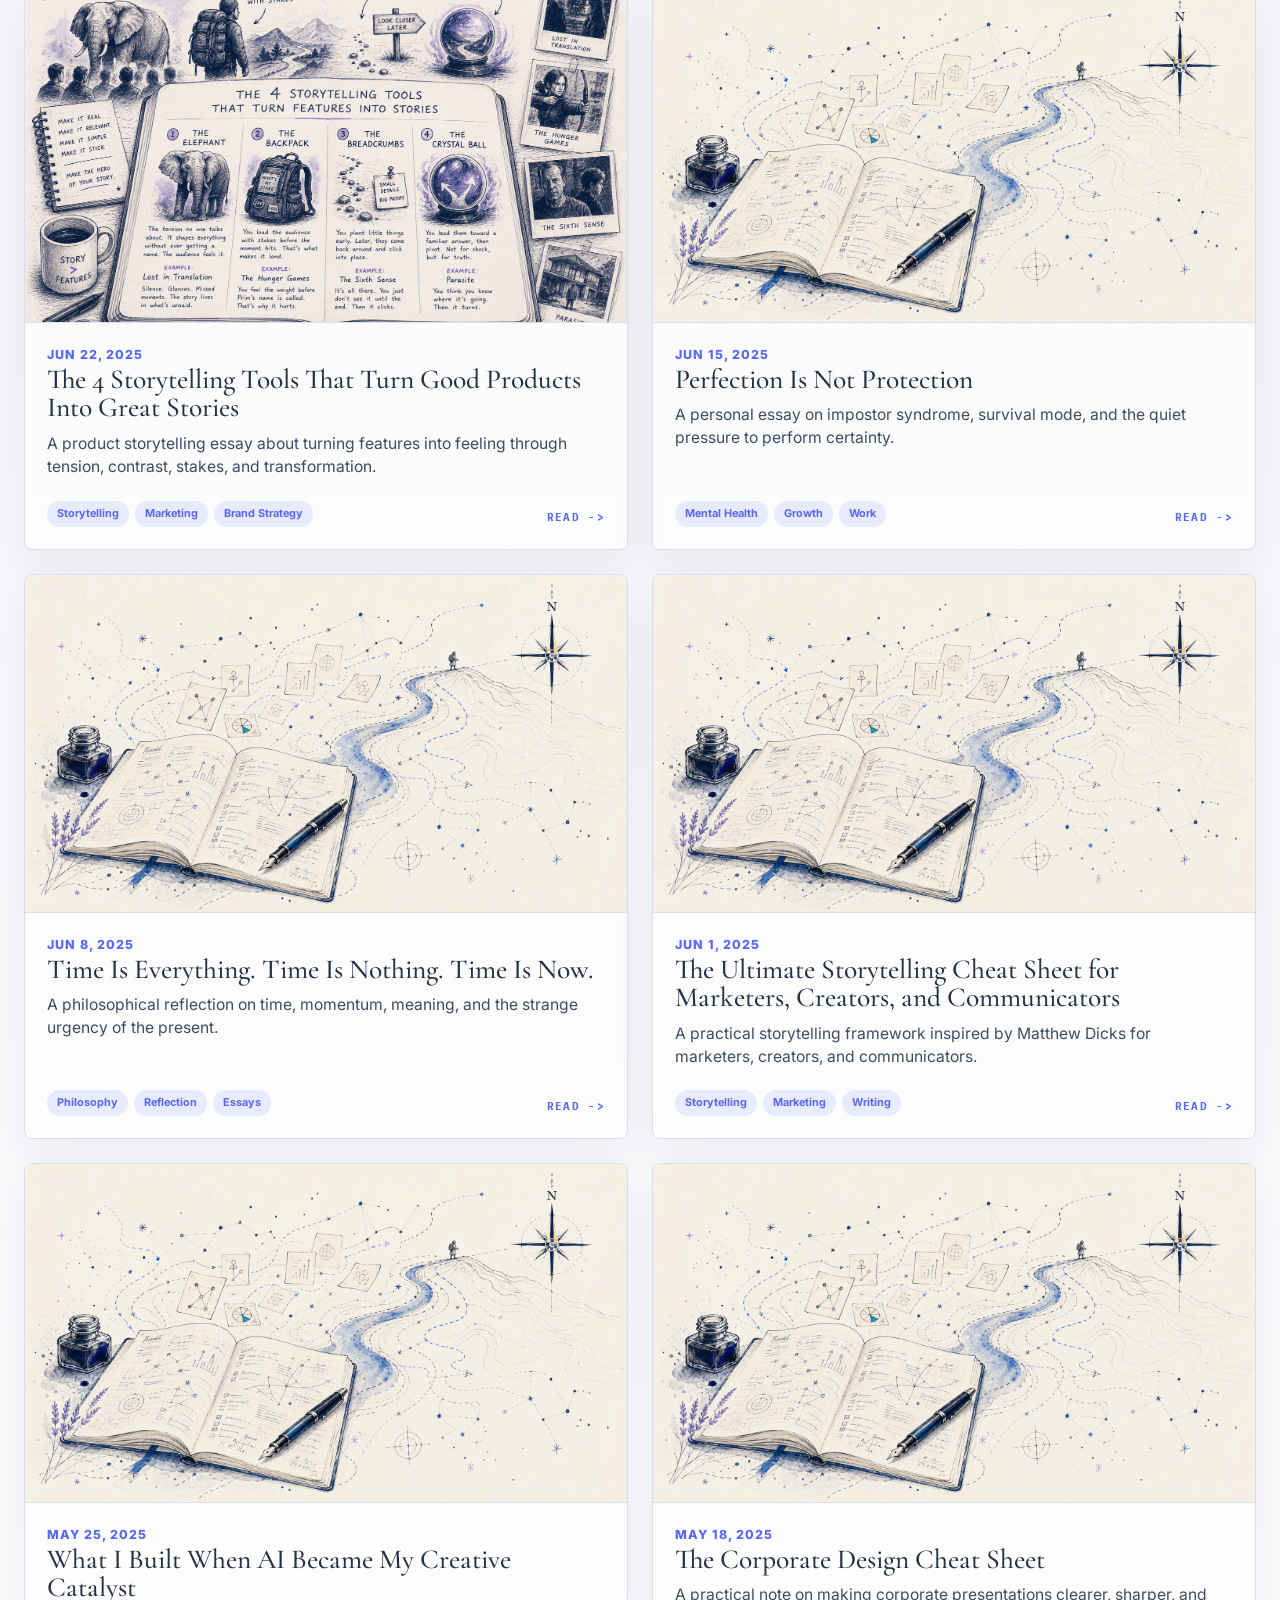
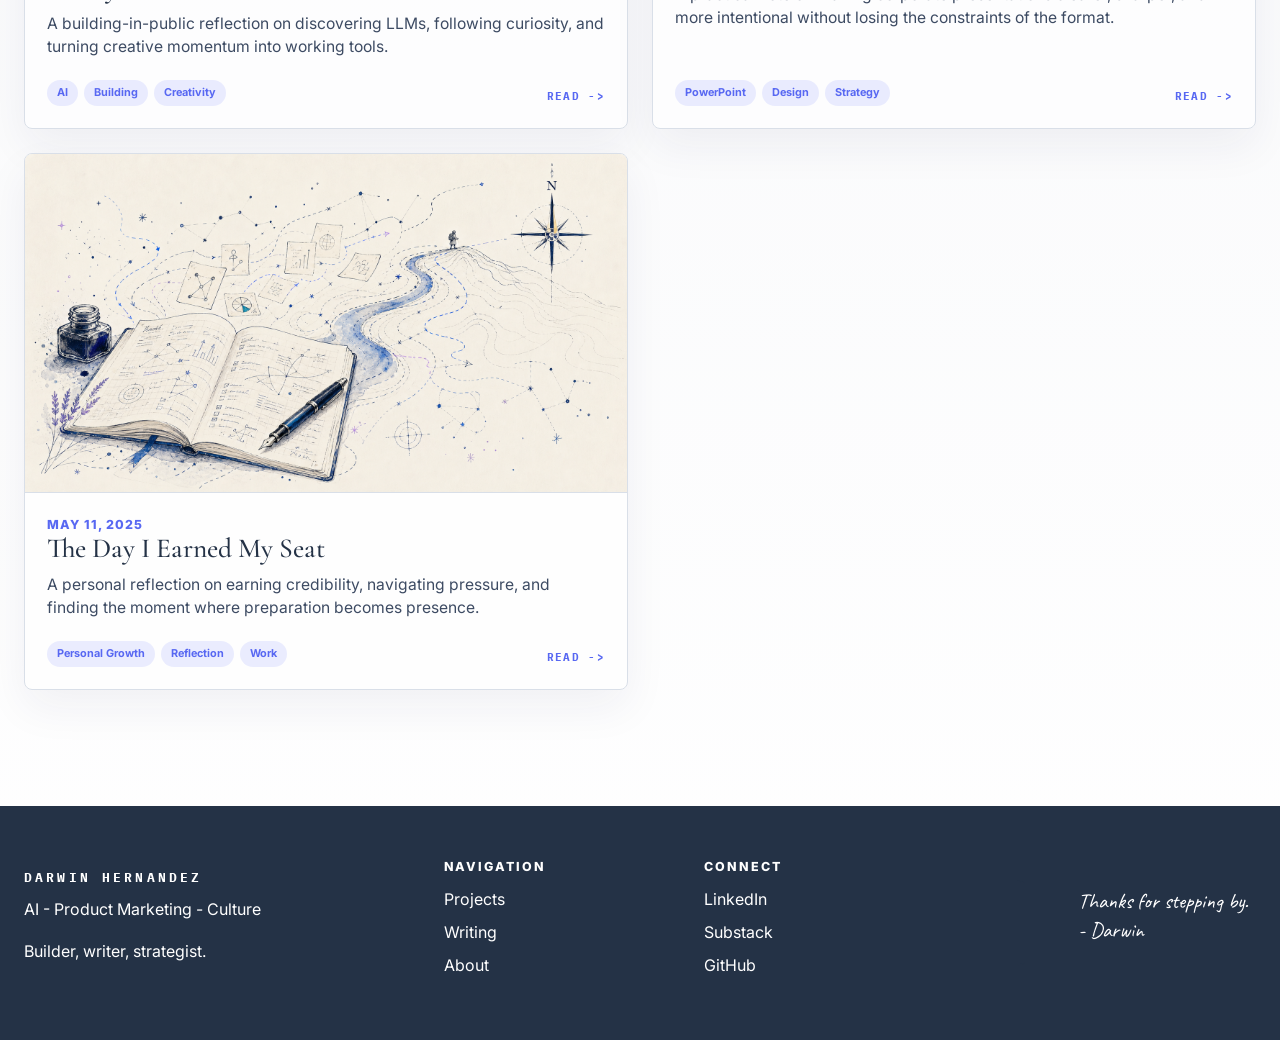
<file: writing/index.html>
<!doctype html>
<html lang="en">
  <head>
    <!-- Google tag (gtag.js) -->
    <script async src="https://www.googletagmanager.com/gtag/js?id=G-YE11LCJGM1"></script>
    <script>
      window.dataLayer = window.dataLayer || [];
      function gtag(){dataLayer.push(arguments);}
      gtag('js', new Date());

      gtag('config', 'G-YE11LCJGM1');
    </script>
    <meta charset="utf-8">
    <meta name="viewport" content="width=device-width, initial-scale=1">
    <title>Writing | Darwin Hernandez — Essays on AI, GTM &amp; Culture</title>
    <meta name="description" content="Field notes and essays on AI, GTM strategy, storytelling, and culture — by Darwin Hernandez.">
    <link rel="icon" href="/favicon.png" type="image/png">
    <link rel="canonical" href="https://www.darwinhernandez.com/writing/">
    <meta property="og:type" content="website">
    <meta property="og:url" content="https://www.darwinhernandez.com/writing/">
    <meta property="og:site_name" content="Darwin Hernandez">
    <meta property="og:title" content="Essays by Darwin Hernandez on AI, Product Marketing &amp; Culture">
    <meta property="og:description" content="Field notes and essays on AI, GTM strategy, storytelling, and culture — by Darwin Hernandez.">
    <meta property="og:image" content="https://www.darwinhernandez.com/assets/img/wayfinder-hero.png">
    <meta name="twitter:card" content="summary_large_image">
    <meta name="twitter:title" content="Essays by Darwin Hernandez on AI, Product Marketing &amp; Culture">
    <meta name="twitter:description" content="Field notes and essays on AI, GTM strategy, storytelling, and culture — by Darwin Hernandez.">
    <meta name="twitter:image" content="https://www.darwinhernandez.com/assets/img/wayfinder-hero.png">
    <!-- STATIC_WRITING_SCHEMA_START -->
    <script id="writing-schema" type="application/ld+json">{"@context":"https://schema.org","@type":"ItemList","name":"Essays by Darwin Hernandez","itemListElement":[{"@type":"ListItem","position":1,"item":{"@type":"Article","headline":"Harder, Better, Faster, Stronger","description":"A reflection on AI, tokens, judgment, and the work of staying in the room.","datePublished":"2026-05-17","url":"https://mrdasein.substack.com/p/harder-better-faster-stronger","author":{"@type":"Person","name":"Darwin Hernandez","url":"https://www.darwinhernandez.com"}}},{"@type":"ListItem","position":2,"item":{"@type":"Article","headline":"The Value of the Struggle","description":"A practical reflection on using AI without letting speed sand away authorship, voice, and intentional friction.","datePublished":"2025-09-07","url":"https://mrdasein.substack.com/p/the-value-of-the-struggle","author":{"@type":"Person","name":"Darwin Hernandez","url":"https://www.darwinhernandez.com"}}},{"@type":"ListItem","position":3,"item":{"@type":"Article","headline":"Lessons from Music for Product Marketing","description":"What product marketers can learn from musicians and scenes that built movements, not just campaigns.","datePublished":"2025-07-27","url":"https://mrdasein.substack.com/p/lessons-from-music-for-product-marketing","author":{"@type":"Person","name":"Darwin Hernandez","url":"https://www.darwinhernandez.com"}}},{"@type":"ListItem","position":4,"item":{"@type":"Article","headline":"7 Real Differentiators for B2B Products in the Age of AI","description":"A positioning guide for B2B teams trying to build real differentiation in a market crowded with AI claims.","datePublished":"2025-07-06","url":"https://mrdasein.substack.com/p/7-real-differentiators-for-b2b-products","author":{"@type":"Person","name":"Darwin Hernandez","url":"https://www.darwinhernandez.com"}}},{"@type":"ListItem","position":5,"item":{"@type":"Article","headline":"The 4 Storytelling Tools That Turn Good Products Into Great Stories","description":"A product storytelling essay about turning features into feeling through tension, contrast, stakes, and transformation.","datePublished":"2025-06-22","url":"https://mrdasein.substack.com/p/the-4-storytelling-tools-that-turn","author":{"@type":"Person","name":"Darwin Hernandez","url":"https://www.darwinhernandez.com"}}},{"@type":"ListItem","position":6,"item":{"@type":"Article","headline":"Perfection Is Not Protection","description":"A personal essay on impostor syndrome, survival mode, and the quiet pressure to perform certainty.","datePublished":"2025-06-15","url":"https://mrdasein.substack.com/p/perfection-is-not-protection","author":{"@type":"Person","name":"Darwin Hernandez","url":"https://www.darwinhernandez.com"}}},{"@type":"ListItem","position":7,"item":{"@type":"Article","headline":"Time Is Everything. Time Is Nothing. Time Is Now.","description":"A philosophical reflection on time, momentum, meaning, and the strange urgency of the present.","datePublished":"2025-06-08","url":"https://mrdasein.substack.com/p/time-is-everything-time-is-nothing","author":{"@type":"Person","name":"Darwin Hernandez","url":"https://www.darwinhernandez.com"}}},{"@type":"ListItem","position":8,"item":{"@type":"Article","headline":"The Ultimate Storytelling Cheat Sheet for Marketers, Creators, and Communicators","description":"A practical storytelling framework inspired by Matthew Dicks for marketers, creators, and communicators.","datePublished":"2025-06-01","url":"https://mrdasein.substack.com/p/the-ultimate-storytelling-cheat-sheet","author":{"@type":"Person","name":"Darwin Hernandez","url":"https://www.darwinhernandez.com"}}},{"@type":"ListItem","position":9,"item":{"@type":"Article","headline":"What I Built When AI Became My Creative Catalyst","description":"A building-in-public reflection on discovering LLMs, following curiosity, and turning creative momentum into working tools.","datePublished":"2025-05-25","url":"https://mrdasein.substack.com/p/what-i-built-when-ai-became-my-creative","author":{"@type":"Person","name":"Darwin Hernandez","url":"https://www.darwinhernandez.com"}}},{"@type":"ListItem","position":10,"item":{"@type":"Article","headline":"The Corporate Design Cheat Sheet","description":"A practical note on making corporate presentations clearer, sharper, and more intentional without losing the constraints of the format.","datePublished":"2025-05-18","url":"https://mrdasein.substack.com/p/the-corporate-design-cheat-sheet","author":{"@type":"Person","name":"Darwin Hernandez","url":"https://www.darwinhernandez.com"}}},{"@type":"ListItem","position":11,"item":{"@type":"Article","headline":"The Day I Earned My Seat","description":"A personal reflection on earning credibility, navigating pressure, and finding the moment where preparation becomes presence.","datePublished":"2025-05-11","url":"https://mrdasein.substack.com/p/the-day-i-earned-my-seat","author":{"@type":"Person","name":"Darwin Hernandez","url":"https://www.darwinhernandez.com"}}}]}</script>
        <!-- STATIC_WRITING_SCHEMA_END -->
    <link rel="stylesheet" href="../assets/css/styles.css">
  </head>
  <body data-page="writing" data-root="..">
    <header id="site-header" class="site-header"></header>
    <main>
      <section class="shell writing-b-hero">
        <div>
          <span class="eyebrow">Writing</span>
          <h1>Ideas, experiments, and field notes.</h1>
        </div>
        <p class="handwritten writing-hero-note">Essays on AI, product marketing, culture, and strategy. Exploring the future of go-to-market work through curiosity, building, and storytelling.</p>
      </section>
      <section class="shell writing-b-section">
        <!-- STATIC_WRITING_CARDS_START -->
        <div id="writing-grid" class="essay-tile-grid">
          <article id="harder-better-faster-stronger" class="essay-tile">
            <div class="essay-tile-image essay-art" style="background-image: url('../assets/Images/Harder-Page.png')"></div>
            <div class="essay-tile-copy">
              <time datetime="2026-05-17">May 17, 2026</time>
              <h2><a href="./#harder-better-faster-stronger">Harder, Better, Faster, Stronger</a></h2>
              <p>A reflection on AI, tokens, judgment, and the work of staying in the room.</p>
            </div>
            <div class="essay-tile-footer">
              <div class="tags"><span>AI</span><span>Judgment</span><span>Tech Culture</span></div>
              <a class="text-link" href="https://mrdasein.substack.com/p/harder-better-faster-stronger" target="_blank" rel="noreferrer">Read -&gt;</a>
            </div>
          </article>
          <article id="the-value-of-the-struggle" class="essay-tile">
            <div class="essay-tile-image essay-art" style="background-image: url('../assets/Images/struggle-essay.png')"></div>
            <div class="essay-tile-copy">
              <time datetime="2025-09-07">Sep 7, 2025</time>
              <h2><a href="./#the-value-of-the-struggle">The Value of the Struggle</a></h2>
              <p>A practical reflection on using AI without letting speed sand away authorship, voice, and intentional friction.</p>
            </div>
            <div class="essay-tile-footer">
              <div class="tags"><span>AI</span><span>Creativity</span><span>Authorship</span></div>
              <a class="text-link" href="https://mrdasein.substack.com/p/the-value-of-the-struggle" target="_blank" rel="noreferrer">Read -&gt;</a>
            </div>
          </article>
          <article id="lessons-from-music-for-product-marketing" class="essay-tile">
            <div class="essay-tile-image essay-art" style="background-image: url('../assets/Images/new_lessons_featured_essay.png')"></div>
            <div class="essay-tile-copy">
              <time datetime="2025-07-27">Jul 27, 2025</time>
              <h2><a href="./#lessons-from-music-for-product-marketing">Lessons from Music for Product Marketing</a></h2>
              <p>What product marketers can learn from musicians and scenes that built movements, not just campaigns.</p>
            </div>
            <div class="essay-tile-footer">
              <div class="tags"><span>Culture</span><span>GTM</span><span>Storytelling</span></div>
              <a class="text-link" href="https://mrdasein.substack.com/p/lessons-from-music-for-product-marketing" target="_blank" rel="noreferrer">Read -&gt;</a>
            </div>
          </article>
          <article id="7-real-differentiators-for-b2b-products" class="essay-tile">
            <div class="essay-tile-image essay-art" style="background-image: url('../assets/Images/7_lessons_essay.png')"></div>
            <div class="essay-tile-copy">
              <time datetime="2025-07-06">Jul 6, 2025</time>
              <h2><a href="./#7-real-differentiators-for-b2b-products">7 Real Differentiators for B2B Products in the Age of AI</a></h2>
              <p>A positioning guide for B2B teams trying to build real differentiation in a market crowded with AI claims.</p>
            </div>
            <div class="essay-tile-footer">
              <div class="tags"><span>AI</span><span>B2B</span><span>Positioning</span></div>
              <a class="text-link" href="https://mrdasein.substack.com/p/7-real-differentiators-for-b2b-products" target="_blank" rel="noreferrer">Read -&gt;</a>
            </div>
          </article>
          <article id="the-4-storytelling-tools-that-turn" class="essay-tile">
            <div class="essay-tile-image essay-art" style="background-image: url('../assets/Images/4-storytelling-essay.png')"></div>
            <div class="essay-tile-copy">
              <time datetime="2025-06-22">Jun 22, 2025</time>
              <h2><a href="./#the-4-storytelling-tools-that-turn">The 4 Storytelling Tools That Turn Good Products Into Great Stories</a></h2>
              <p>A product storytelling essay about turning features into feeling through tension, contrast, stakes, and transformation.</p>
            </div>
            <div class="essay-tile-footer">
              <div class="tags"><span>Storytelling</span><span>Marketing</span><span>Brand Strategy</span></div>
              <a class="text-link" href="https://mrdasein.substack.com/p/the-4-storytelling-tools-that-turn" target="_blank" rel="noreferrer">Read -&gt;</a>
            </div>
          </article>
          <article id="perfection-is-not-protection" class="essay-tile">
            <div class="essay-tile-image essay-art" style="background-image: url('../assets/img/writing-map.png')"></div>
            <div class="essay-tile-copy">
              <time datetime="2025-06-15">Jun 15, 2025</time>
              <h2><a href="./#perfection-is-not-protection">Perfection Is Not Protection</a></h2>
              <p>A personal essay on impostor syndrome, survival mode, and the quiet pressure to perform certainty.</p>
            </div>
            <div class="essay-tile-footer">
              <div class="tags"><span>Mental Health</span><span>Growth</span><span>Work</span></div>
              <a class="text-link" href="https://mrdasein.substack.com/p/perfection-is-not-protection" target="_blank" rel="noreferrer">Read -&gt;</a>
            </div>
          </article>
          <article id="time-is-everything-time-is-nothing" class="essay-tile">
            <div class="essay-tile-image essay-art" style="background-image: url('../assets/img/writing-map.png')"></div>
            <div class="essay-tile-copy">
              <time datetime="2025-06-08">Jun 8, 2025</time>
              <h2><a href="./#time-is-everything-time-is-nothing">Time Is Everything. Time Is Nothing. Time Is Now.</a></h2>
              <p>A philosophical reflection on time, momentum, meaning, and the strange urgency of the present.</p>
            </div>
            <div class="essay-tile-footer">
              <div class="tags"><span>Philosophy</span><span>Reflection</span><span>Essays</span></div>
              <a class="text-link" href="https://mrdasein.substack.com/p/time-is-everything-time-is-nothing" target="_blank" rel="noreferrer">Read -&gt;</a>
            </div>
          </article>
          <article id="the-ultimate-storytelling-cheat-sheet" class="essay-tile">
            <div class="essay-tile-image essay-art" style="background-image: url('../assets/img/writing-map.png')"></div>
            <div class="essay-tile-copy">
              <time datetime="2025-06-01">Jun 1, 2025</time>
              <h2><a href="./#the-ultimate-storytelling-cheat-sheet">The Ultimate Storytelling Cheat Sheet for Marketers, Creators, and Communicators</a></h2>
              <p>A practical storytelling framework inspired by Matthew Dicks for marketers, creators, and communicators.</p>
            </div>
            <div class="essay-tile-footer">
              <div class="tags"><span>Storytelling</span><span>Marketing</span><span>Writing</span></div>
              <a class="text-link" href="https://mrdasein.substack.com/p/the-ultimate-storytelling-cheat-sheet" target="_blank" rel="noreferrer">Read -&gt;</a>
            </div>
          </article>
          <article id="what-i-built-when-ai-became-my-creative" class="essay-tile">
            <div class="essay-tile-image essay-art" style="background-image: url('../assets/img/writing-map.png')"></div>
            <div class="essay-tile-copy">
              <time datetime="2025-05-25">May 25, 2025</time>
              <h2><a href="./#what-i-built-when-ai-became-my-creative">What I Built When AI Became My Creative Catalyst</a></h2>
              <p>A building-in-public reflection on discovering LLMs, following curiosity, and turning creative momentum into working tools.</p>
            </div>
            <div class="essay-tile-footer">
              <div class="tags"><span>AI</span><span>Building</span><span>Creativity</span></div>
              <a class="text-link" href="https://mrdasein.substack.com/p/what-i-built-when-ai-became-my-creative" target="_blank" rel="noreferrer">Read -&gt;</a>
            </div>
          </article>
          <article id="the-corporate-design-cheat-sheet" class="essay-tile">
            <div class="essay-tile-image essay-art" style="background-image: url('../assets/img/writing-map.png')"></div>
            <div class="essay-tile-copy">
              <time datetime="2025-05-18">May 18, 2025</time>
              <h2><a href="./#the-corporate-design-cheat-sheet">The Corporate Design Cheat Sheet</a></h2>
              <p>A practical note on making corporate presentations clearer, sharper, and more intentional without losing the constraints of the format.</p>
            </div>
            <div class="essay-tile-footer">
              <div class="tags"><span>PowerPoint</span><span>Design</span><span>Strategy</span></div>
              <a class="text-link" href="https://mrdasein.substack.com/p/the-corporate-design-cheat-sheet" target="_blank" rel="noreferrer">Read -&gt;</a>
            </div>
          </article>
          <article id="the-day-i-earned-my-seat" class="essay-tile">
            <div class="essay-tile-image essay-art" style="background-image: url('../assets/img/writing-map.png')"></div>
            <div class="essay-tile-copy">
              <time datetime="2025-05-11">May 11, 2025</time>
              <h2><a href="./#the-day-i-earned-my-seat">The Day I Earned My Seat</a></h2>
              <p>A personal reflection on earning credibility, navigating pressure, and finding the moment where preparation becomes presence.</p>
            </div>
            <div class="essay-tile-footer">
              <div class="tags"><span>Personal Growth</span><span>Reflection</span><span>Work</span></div>
              <a class="text-link" href="https://mrdasein.substack.com/p/the-day-i-earned-my-seat" target="_blank" rel="noreferrer">Read -&gt;</a>
            </div>
          </article>
        </div>
        <!-- STATIC_WRITING_CARDS_END -->
      </section>
    </main>
    <footer id="site-footer" class="footer"></footer>
    <script type="module" src="../assets/js/app.js"></script>
  </body>
</html>
</file>
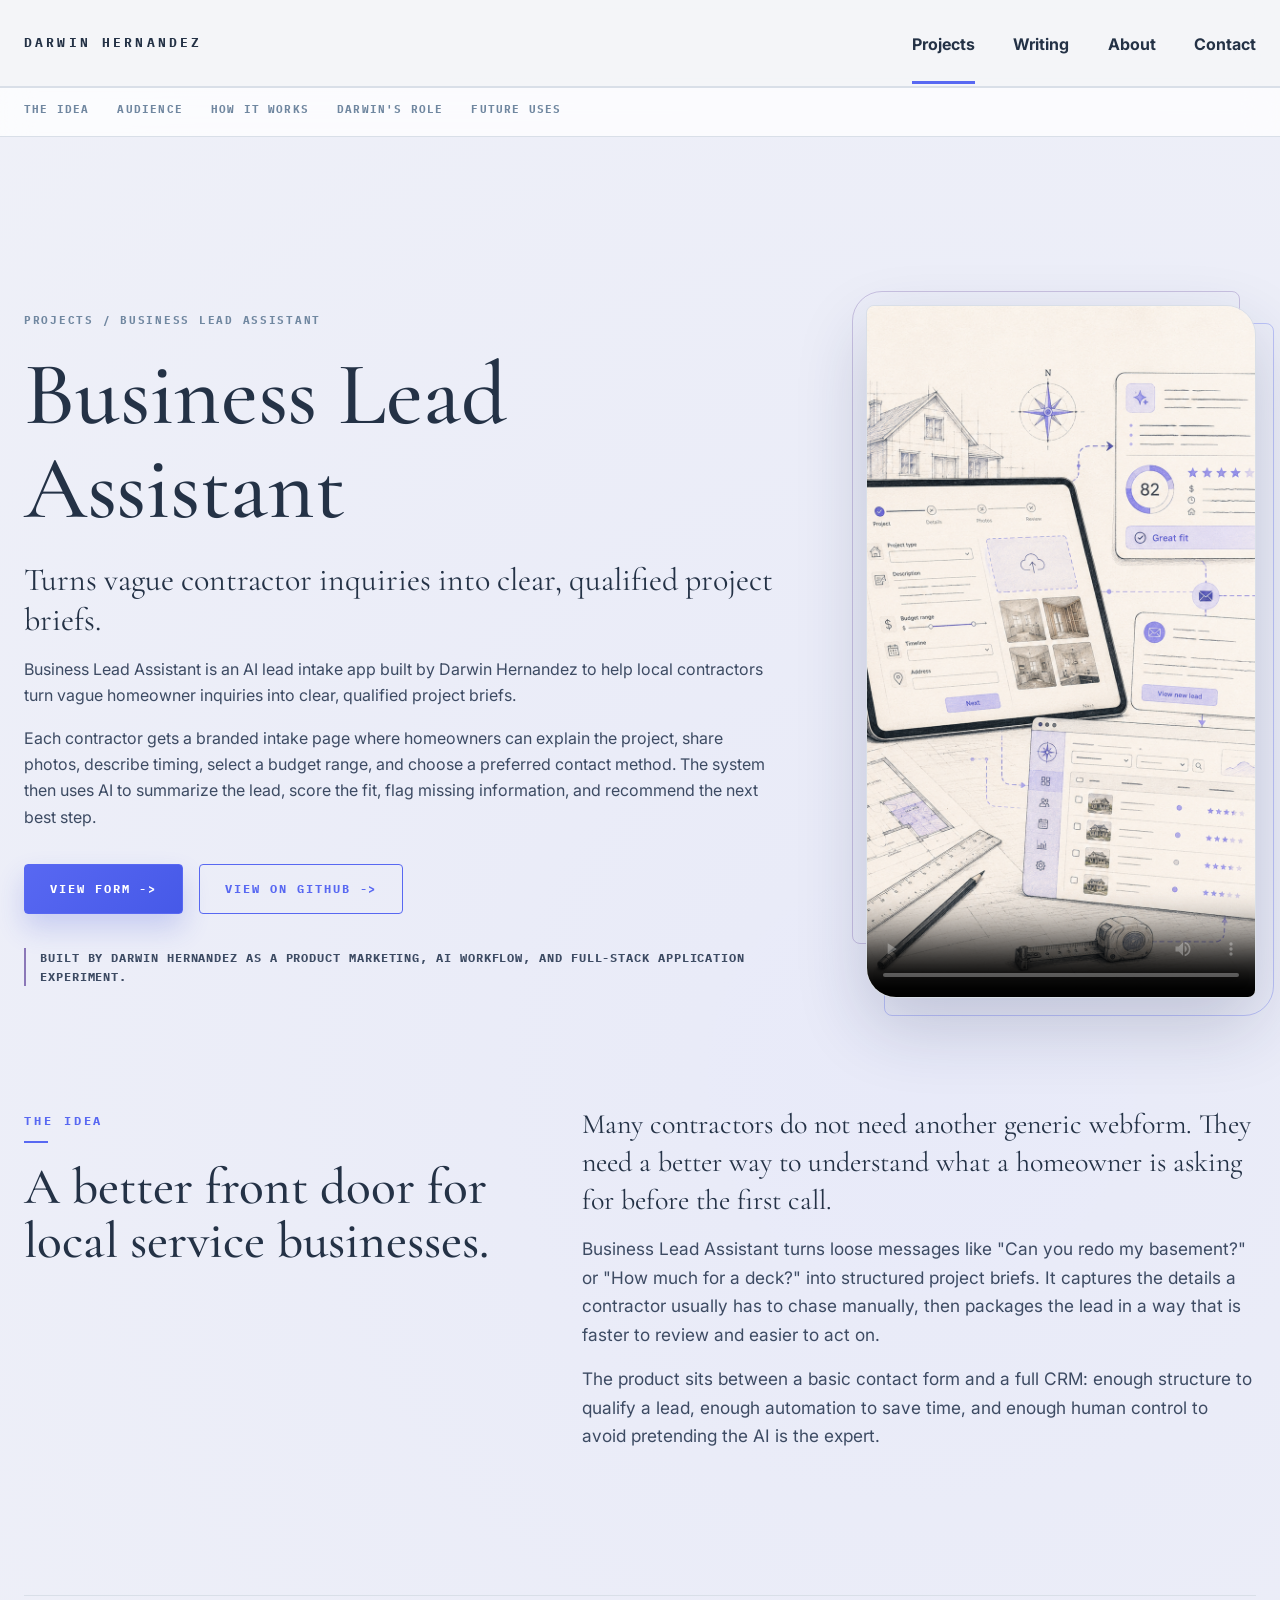
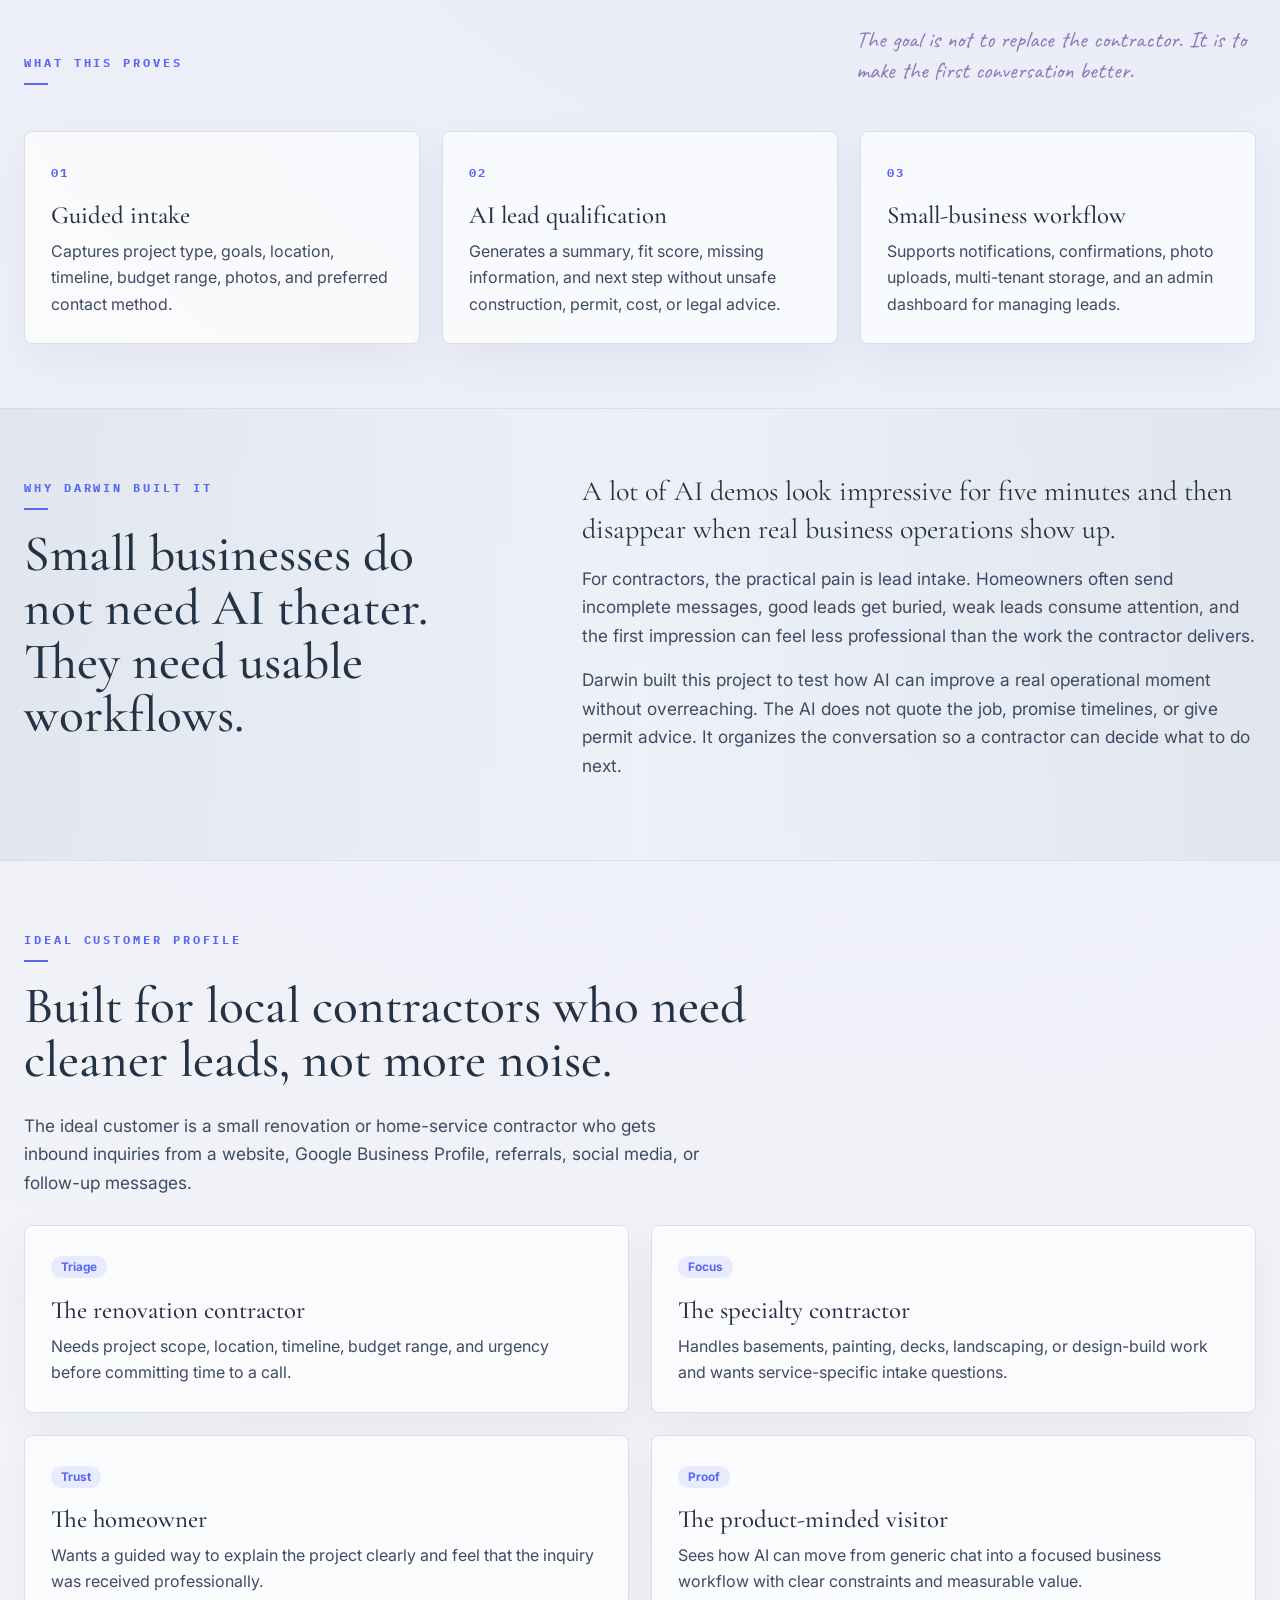
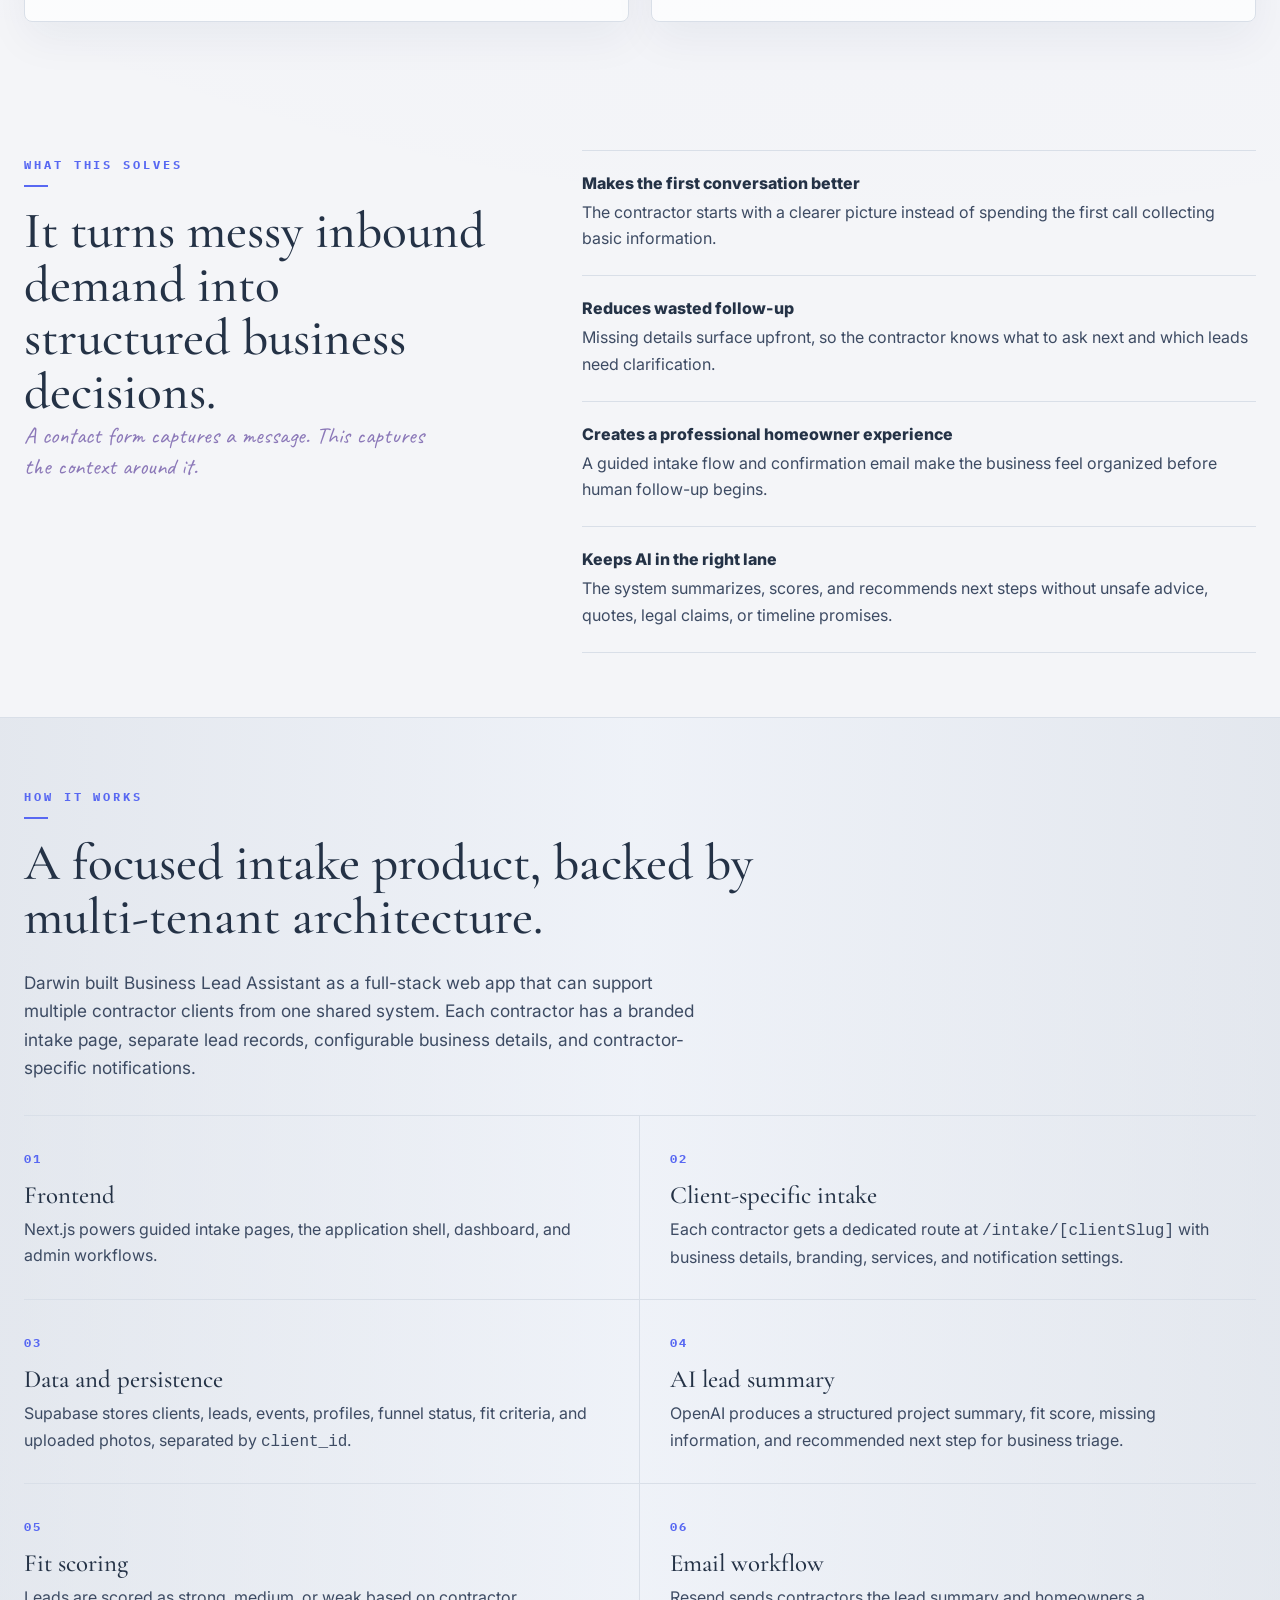
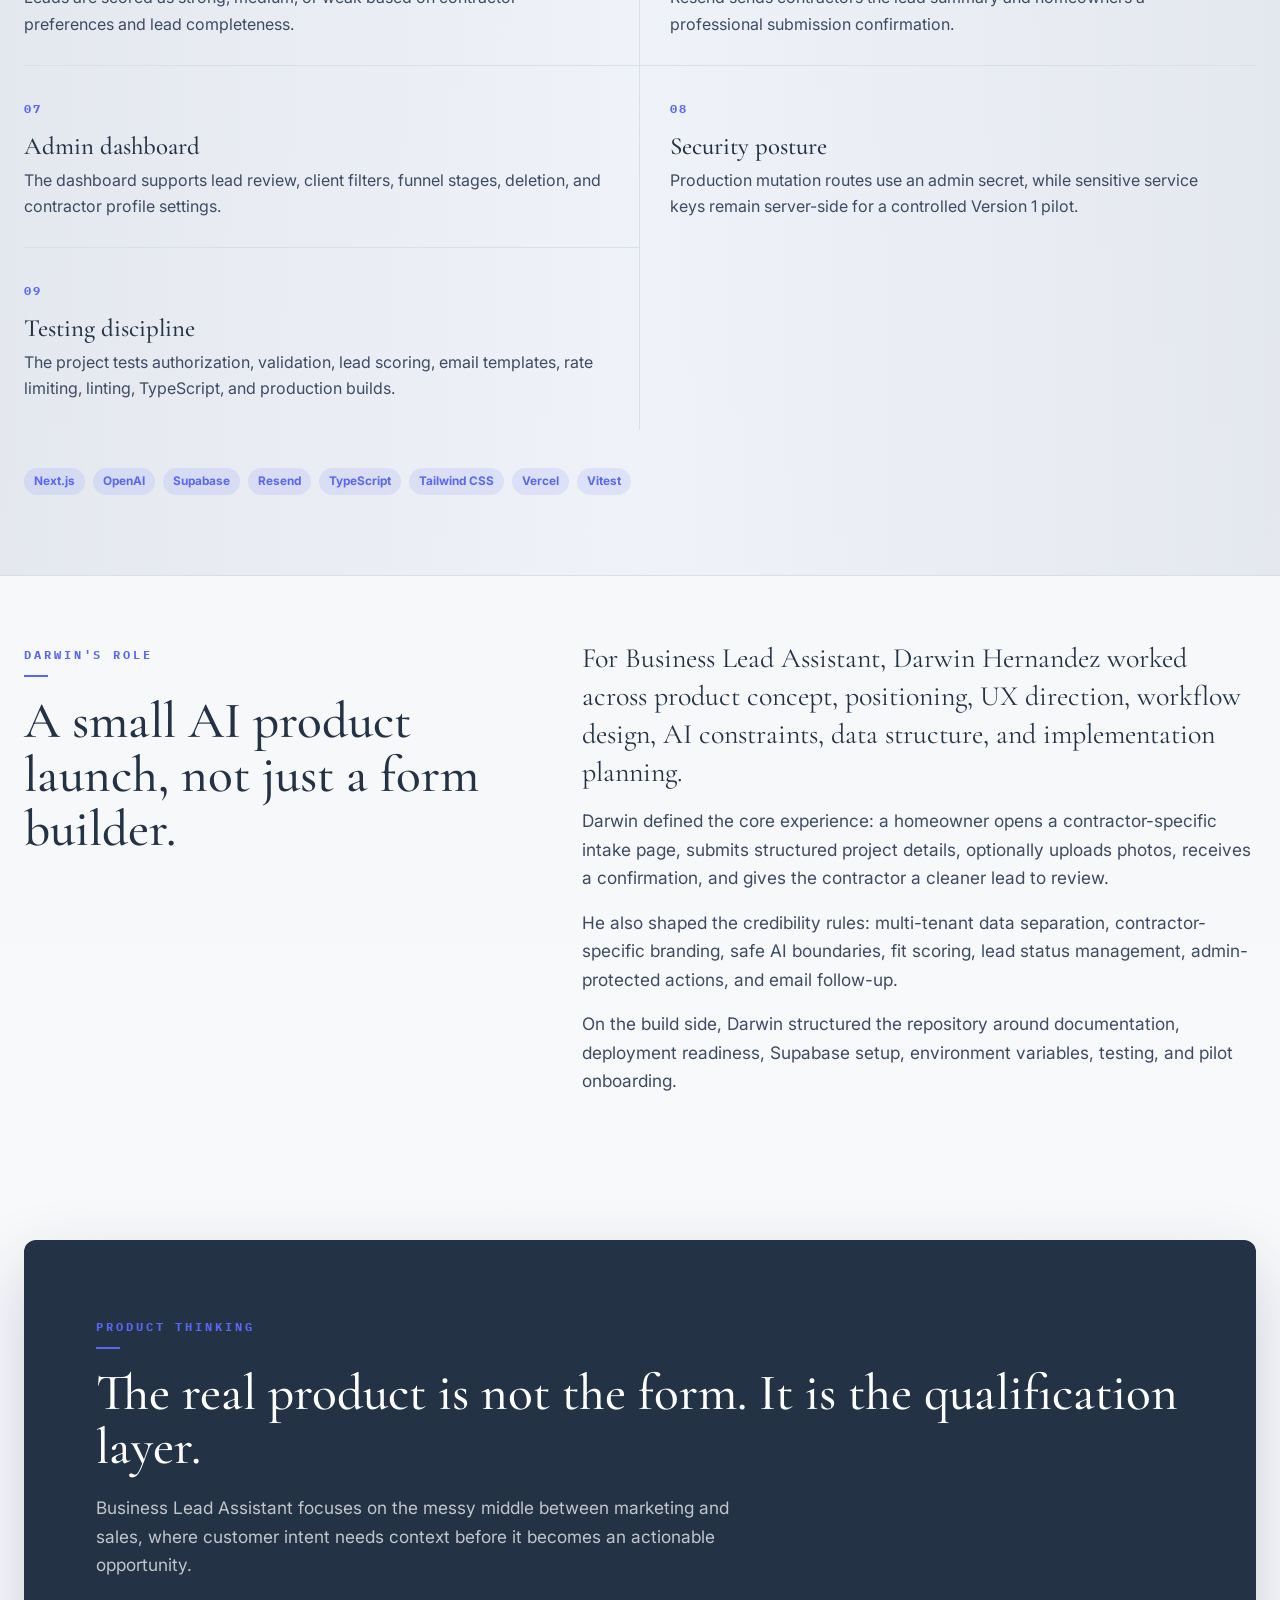
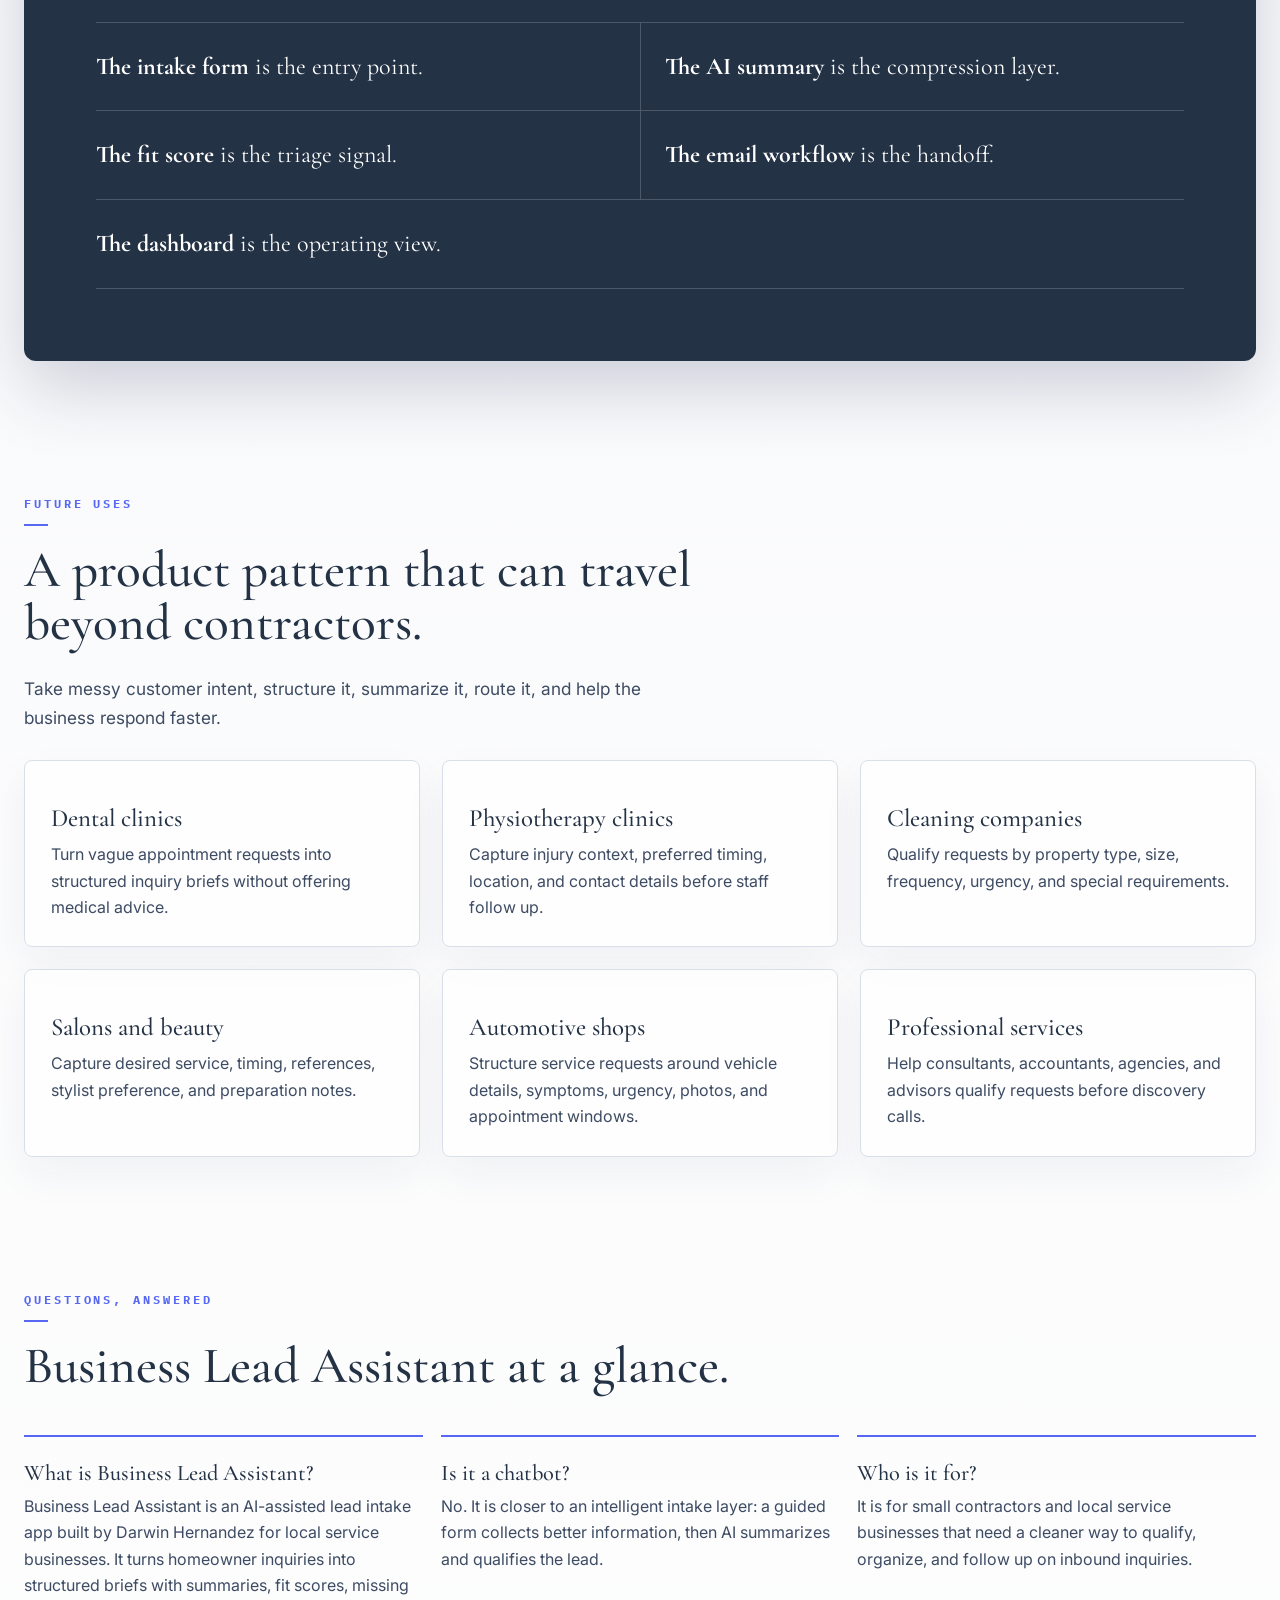
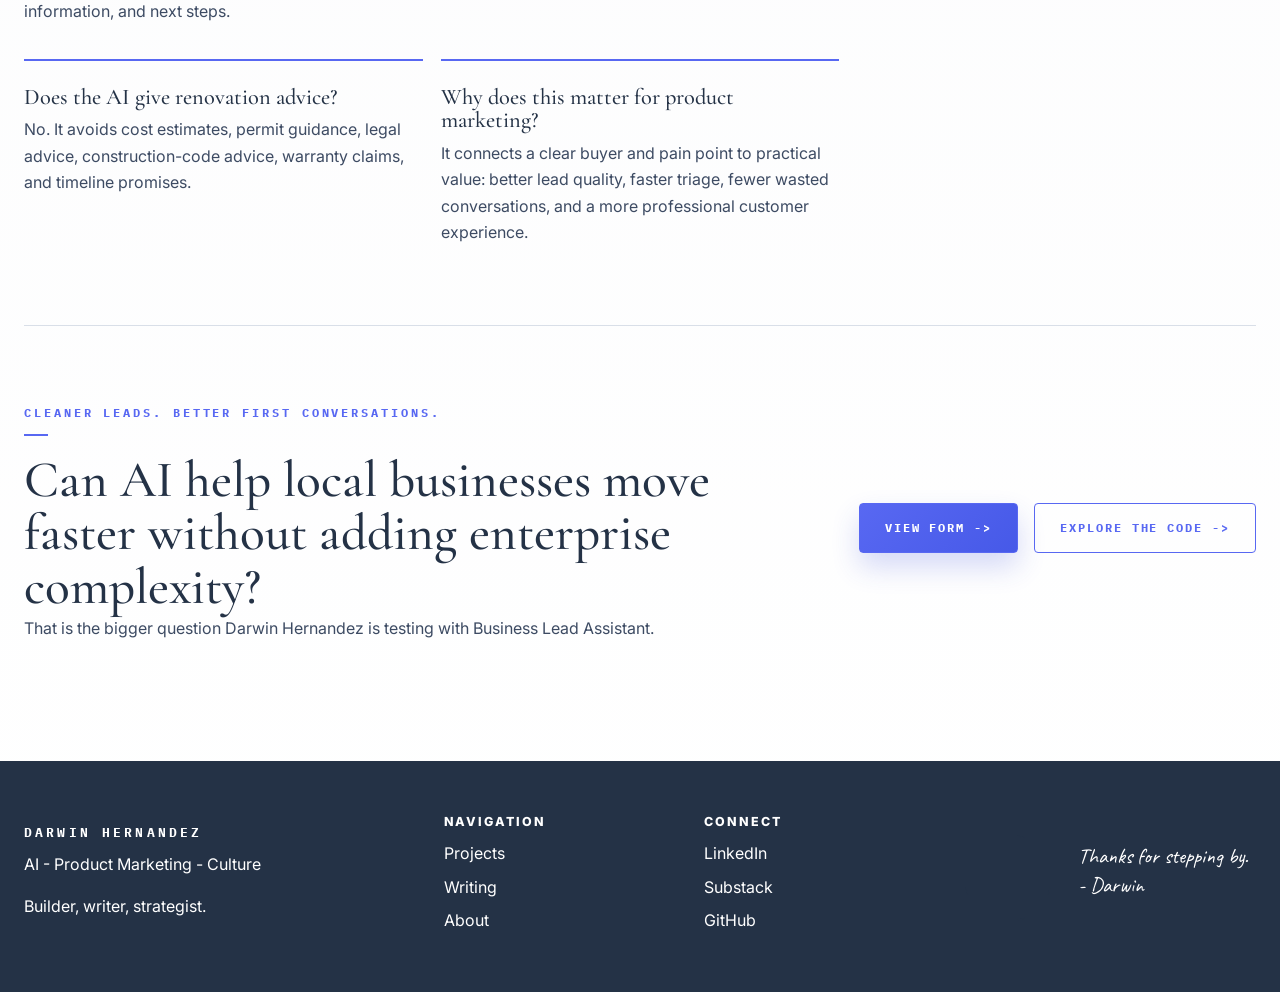
<file: projects/business-lead-assistant/index.html>
<!doctype html>
<html lang="en">
  <head>
    <!-- Google tag (gtag.js) -->
    <script async src="https://www.googletagmanager.com/gtag/js?id=G-YE11LCJGM1"></script>
    <script>
      window.dataLayer = window.dataLayer || [];
      function gtag(){dataLayer.push(arguments);}
      gtag('js', new Date());
      gtag('config', 'G-YE11LCJGM1');
    </script>
    <meta charset="utf-8">
    <meta name="viewport" content="width=device-width, initial-scale=1">
    <title>Business Lead Assistant: AI Lead Intake App by Darwin Hernandez</title>
    <meta name="description" content="Business Lead Assistant is an AI lead intake app by Darwin Hernandez that turns vague contractor inquiries into structured briefs, fit scores, and next steps.">
    <meta name="author" content="Darwin Hernandez">
    <meta name="robots" content="index, follow, max-image-preview:large, max-video-preview:-1, max-snippet:-1">
    <meta name="keywords" content="Business Lead Assistant, Darwin Hernandez, AI lead intake, contractor lead qualification, local service business, Next.js, OpenAI, Supabase, Resend">
    <link rel="icon" href="/favicon.png" type="image/png">
    <link rel="canonical" href="https://www.darwinhernandez.com/projects/business-lead-assistant/">
    <meta property="og:type" content="article">
    <meta property="og:url" content="https://www.darwinhernandez.com/projects/business-lead-assistant/">
    <meta property="og:site_name" content="Darwin Hernandez">
    <meta property="og:title" content="Business Lead Assistant | AI Lead Intake by Darwin Hernandez">
    <meta property="og:description" content="How Darwin Hernandez built an AI-assisted lead qualification workflow for contractors and local service businesses.">
    <meta property="og:image" content="https://www.darwinhernandez.com/assets/Images/contractor-lead-image.png">
    <meta name="twitter:card" content="summary_large_image">
    <meta name="twitter:title" content="Business Lead Assistant by Darwin Hernandez">
    <meta name="twitter:description" content="An AI-assisted lead intake app that turns vague homeowner inquiries into qualified project briefs.">
    <meta name="twitter:image" content="https://www.darwinhernandez.com/assets/Images/contractor-lead-image.png">
    <script type="application/ld+json">
      {
        "@context": "https://schema.org",
        "@graph": [
          {
            "@type": "SoftwareApplication",
            "name": "Business Lead Assistant",
            "url": "https://business-lead-assistant.vercel.app/",
            "sameAs": "https://github.com/DarwinJavier/business_lead_assistant",
            "applicationCategory": "BusinessApplication",
            "operatingSystem": "Web",
            "description": "An AI-assisted lead intake app for contractors and local service businesses that turns homeowner inquiries into structured project briefs.",
            "image": "https://www.darwinhernandez.com/assets/Images/contractor-lead-image.png",
            "author": {
              "@type": "Person",
              "name": "Darwin Hernandez",
              "url": "https://www.darwinhernandez.com/"
            },
            "keywords": "AI lead intake, contractor workflow, lead qualification, Next.js, OpenAI, Supabase, Resend, TypeScript"
          },
          {
            "@type": "Article",
            "headline": "Business Lead Assistant: AI Lead Intake for Local Service Businesses",
            "description": "A detailed case study of how Darwin Hernandez conceived, positioned, and built Business Lead Assistant.",
            "datePublished": "2026-06-20",
            "dateModified": "2026-06-20",
            "mainEntityOfPage": "https://www.darwinhernandez.com/projects/business-lead-assistant/",
            "author": {
              "@type": "Person",
              "name": "Darwin Hernandez",
              "url": "https://www.darwinhernandez.com/"
            },
            "about": {
              "@type": "SoftwareApplication",
              "name": "Business Lead Assistant"
            }
          },
          {
            "@type": "VideoObject",
            "name": "Business Lead Assistant product demo",
            "description": "A vertical product demo of Business Lead Assistant, the AI-assisted contractor lead intake app built by Darwin Hernandez.",
            "thumbnailUrl": "https://www.darwinhernandez.com/assets/Images/contractor-lead-image.png",
            "uploadDate": "2026-06-20",
            "contentUrl": "https://www.darwinhernandez.com/assets/video/business-lead-assistant-hero.mp4"
          },
          {
            "@type": "BreadcrumbList",
            "itemListElement": [
              {"@type": "ListItem", "position": 1, "name": "Home", "item": "https://www.darwinhernandez.com/"},
              {"@type": "ListItem", "position": 2, "name": "Projects", "item": "https://www.darwinhernandez.com/projects/"},
              {"@type": "ListItem", "position": 3, "name": "Business Lead Assistant", "item": "https://www.darwinhernandez.com/projects/business-lead-assistant/"}
            ]
          },
          {
            "@type": "FAQPage",
            "mainEntity": [
              {
                "@type": "Question",
                "name": "What is Business Lead Assistant?",
                "acceptedAnswer": {"@type": "Answer", "text": "Business Lead Assistant is an AI-assisted lead intake app built by Darwin Hernandez for local service businesses, starting with renovation and home-service contractors."}
              },
              {
                "@type": "Question",
                "name": "Is Business Lead Assistant a chatbot?",
                "acceptedAnswer": {"@type": "Answer", "text": "No. It is an intelligent intake layer that uses a guided form to collect project information, then uses AI to summarize and qualify the lead."}
              },
              {
                "@type": "Question",
                "name": "Who is Business Lead Assistant for?",
                "acceptedAnswer": {"@type": "Answer", "text": "It is for small contractors and local service businesses that need a cleaner way to qualify, organize, and follow up on inbound inquiries."}
              },
              {
                "@type": "Question",
                "name": "Does the AI give renovation advice?",
                "acceptedAnswer": {"@type": "Answer", "text": "No. The AI avoids cost estimates, permit guidance, legal advice, construction-code advice, warranty claims, and timeline promises."}
              },
              {
                "@type": "Question",
                "name": "What makes Business Lead Assistant useful from a product marketing perspective?",
                "acceptedAnswer": {"@type": "Answer", "text": "It connects a clear buyer and pain point to a practical workflow and measurable value: better lead quality, faster triage, fewer wasted conversations, and a more professional customer experience."}
              }
            ]
          }
        ]
      }
    </script>
    <link rel="stylesheet" href="../../assets/css/styles.css">
  </head>
  <body data-page="projects" data-root="../.." data-project="business-lead-assistant">
    <header id="site-header" class="site-header"></header>
    <main>
      <nav class="project-detail-jump" aria-label="Business Lead Assistant page sections">
        <div class="shell">
          <a href="#idea">The idea</a>
          <a href="#audience">Audience</a>
          <a href="#system">How it works</a>
          <a href="#role">Darwin's role</a>
          <a href="#future">Future uses</a>
        </div>
      </nav>
      <article class="project-detail">
        <section class="shell project-detail-hero">
          <div class="project-detail-hero-copy">
            <a class="back-link" href="../">Projects / Business Lead Assistant</a>
            <h1>Business Lead Assistant</h1>
            <p class="project-detail-deck">Turns vague contractor inquiries into clear, qualified project briefs.</p>
            <p>Business Lead Assistant is an AI lead intake app built by Darwin Hernandez to help local contractors turn vague homeowner inquiries into clear, qualified project briefs.</p>
            <p>Each contractor gets a branded intake page where homeowners can explain the project, share photos, describe timing, select a budget range, and choose a preferred contact method. The system then uses AI to summarize the lead, score the fit, flag missing information, and recommend the next best step.</p>
            <div class="actions">
              <a class="button primary" href="https://business-lead-assistant.vercel.app/" target="_blank" rel="noreferrer">View Form -&gt;</a>
              <a class="button secondary" href="https://github.com/DarwinJavier/business_lead_assistant" target="_blank" rel="noreferrer">View on GitHub -&gt;</a>
            </div>
            <p class="project-byline">Built by Darwin Hernandez as a product marketing, AI workflow, and full-stack application experiment.</p>
          </div>
          <figure class="project-detail-video">
            <video loop controls playsinline preload="metadata" poster="../../assets/Images/contractor-lead-image.png" aria-label="Business Lead Assistant product demo">
              <source src="../../assets/video/business-lead-assistant-hero.mp4" type="video/mp4">
              Your browser does not support video playback.
            </video>
          </figure>
        </section>

        <section id="idea" class="shell project-detail-section project-detail-intro">
          <div class="project-detail-heading">
            <span class="eyebrow">The idea</span>
            <h2>A better front door for local service businesses.</h2>
          </div>
          <div class="project-detail-prose">
            <p>Many contractors do not need another generic webform. They need a better way to understand what a homeowner is asking for before the first call.</p>
            <p>Business Lead Assistant turns loose messages like "Can you redo my basement?" or "How much for a deck?" into structured project briefs. It captures the details a contractor usually has to chase manually, then packages the lead in a way that is faster to review and easier to act on.</p>
            <p>The product sits between a basic contact form and a full CRM: enough structure to qualify a lead, enough automation to save time, and enough human control to avoid pretending the AI is the expert.</p>
          </div>
        </section>

        <section class="shell project-detail-section">
          <div class="section-header">
            <span class="eyebrow">What this proves</span>
            <p class="handwritten project-detail-note">The goal is not to replace the contractor. It is to make the first conversation better.</p>
          </div>
          <div class="project-detail-card-grid proof-grid">
            <article class="project-detail-card">
              <span class="project-detail-number">01</span>
              <h3>Guided intake</h3>
              <p>Captures project type, goals, location, timeline, budget range, photos, and preferred contact method.</p>
            </article>
            <article class="project-detail-card">
              <span class="project-detail-number">02</span>
              <h3>AI lead qualification</h3>
              <p>Generates a summary, fit score, missing information, and next step without unsafe construction, permit, cost, or legal advice.</p>
            </article>
            <article class="project-detail-card">
              <span class="project-detail-number">03</span>
              <h3>Small-business workflow</h3>
              <p>Supports notifications, confirmations, photo uploads, multi-tenant storage, and an admin dashboard for managing leads.</p>
            </article>
          </div>
        </section>

        <section class="project-detail-band">
          <div class="shell project-detail-section project-detail-split">
            <div>
              <span class="eyebrow">Why Darwin built it</span>
              <h2>Small businesses do not need AI theater. They need usable workflows.</h2>
            </div>
            <div class="project-detail-prose">
              <p>A lot of AI demos look impressive for five minutes and then disappear when real business operations show up.</p>
              <p>For contractors, the practical pain is lead intake. Homeowners often send incomplete messages, good leads get buried, weak leads consume attention, and the first impression can feel less professional than the work the contractor delivers.</p>
              <p>Darwin built this project to test how AI can improve a real operational moment without overreaching. The AI does not quote the job, promise timelines, or give permit advice. It organizes the conversation so a contractor can decide what to do next.</p>
            </div>
          </div>
        </section>

        <section id="audience" class="shell project-detail-section">
          <div class="project-detail-heading">
            <span class="eyebrow">Ideal customer profile</span>
            <h2>Built for local contractors who need cleaner leads, not more noise.</h2>
            <p>The ideal customer is a small renovation or home-service contractor who gets inbound inquiries from a website, Google Business Profile, referrals, social media, or follow-up messages.</p>
          </div>
          <div class="project-detail-card-grid audience-grid">
            <article class="project-detail-card"><span class="pill">Triage</span><h3>The renovation contractor</h3><p>Needs project scope, location, timeline, budget range, and urgency before committing time to a call.</p></article>
            <article class="project-detail-card"><span class="pill">Focus</span><h3>The specialty contractor</h3><p>Handles basements, painting, decks, landscaping, or design-build work and wants service-specific intake questions.</p></article>
            <article class="project-detail-card"><span class="pill">Trust</span><h3>The homeowner</h3><p>Wants a guided way to explain the project clearly and feel that the inquiry was received professionally.</p></article>
            <article class="project-detail-card"><span class="pill">Proof</span><h3>The product-minded visitor</h3><p>Sees how AI can move from generic chat into a focused business workflow with clear constraints and measurable value.</p></article>
          </div>
        </section>

        <section class="shell project-detail-section project-detail-split">
          <div>
            <span class="eyebrow">What this solves</span>
            <h2>It turns messy inbound demand into structured business decisions.</h2>
            <p class="handwritten project-detail-note">A contact form captures a message. This captures the context around it.</p>
          </div>
          <div class="project-detail-list">
            <article><h3>Makes the first conversation better</h3><p>The contractor starts with a clearer picture instead of spending the first call collecting basic information.</p></article>
            <article><h3>Reduces wasted follow-up</h3><p>Missing details surface upfront, so the contractor knows what to ask next and which leads need clarification.</p></article>
            <article><h3>Creates a professional homeowner experience</h3><p>A guided intake flow and confirmation email make the business feel organized before human follow-up begins.</p></article>
            <article><h3>Keeps AI in the right lane</h3><p>The system summarizes, scores, and recommends next steps without unsafe advice, quotes, legal claims, or timeline promises.</p></article>
          </div>
        </section>

        <section id="system" class="project-detail-band">
          <div class="shell project-detail-section">
            <div class="project-detail-heading">
              <span class="eyebrow">How it works</span>
              <h2>A focused intake product, backed by multi-tenant architecture.</h2>
              <p>Darwin built Business Lead Assistant as a full-stack web app that can support multiple contractor clients from one shared system. Each contractor has a branded intake page, separate lead records, configurable business details, and contractor-specific notifications.</p>
            </div>
            <div class="project-system-grid">
              <article><span>01</span><h3>Frontend</h3><p>Next.js powers guided intake pages, the application shell, dashboard, and admin workflows.</p></article>
              <article><span>02</span><h3>Client-specific intake</h3><p>Each contractor gets a dedicated route at <code>/intake/[clientSlug]</code> with business details, branding, services, and notification settings.</p></article>
              <article><span>03</span><h3>Data and persistence</h3><p>Supabase stores clients, leads, events, profiles, funnel status, fit criteria, and uploaded photos, separated by <code>client_id</code>.</p></article>
              <article><span>04</span><h3>AI lead summary</h3><p>OpenAI produces a structured project summary, fit score, missing information, and recommended next step for business triage.</p></article>
              <article><span>05</span><h3>Fit scoring</h3><p>Leads are scored as strong, medium, or weak based on contractor preferences and lead completeness.</p></article>
              <article><span>06</span><h3>Email workflow</h3><p>Resend sends contractors the lead summary and homeowners a professional submission confirmation.</p></article>
              <article><span>07</span><h3>Admin dashboard</h3><p>The dashboard supports lead review, client filters, funnel stages, deletion, and contractor profile settings.</p></article>
              <article><span>08</span><h3>Security posture</h3><p>Production mutation routes use an admin secret, while sensitive service keys remain server-side for a controlled Version 1 pilot.</p></article>
              <article><span>09</span><h3>Testing discipline</h3><p>The project tests authorization, validation, lead scoring, email templates, rate limiting, linting, TypeScript, and production builds.</p></article>
            </div>
            <div class="tags project-detail-tags">
              <span>Next.js</span><span>OpenAI</span><span>Supabase</span><span>Resend</span><span>TypeScript</span><span>Tailwind CSS</span><span>Vercel</span><span>Vitest</span>
            </div>
          </div>
        </section>

        <section id="role" class="shell project-detail-section project-detail-split">
          <div>
            <span class="eyebrow">Darwin's role</span>
            <h2>A small AI product launch, not just a form builder.</h2>
          </div>
          <div class="project-detail-prose">
            <p>For Business Lead Assistant, Darwin Hernandez worked across product concept, positioning, UX direction, workflow design, AI constraints, data structure, and implementation planning.</p>
            <p>Darwin defined the core experience: a homeowner opens a contractor-specific intake page, submits structured project details, optionally uploads photos, receives a confirmation, and gives the contractor a cleaner lead to review.</p>
            <p>He also shaped the credibility rules: multi-tenant data separation, contractor-specific branding, safe AI boundaries, fit scoring, lead status management, admin-protected actions, and email follow-up.</p>
            <p>On the build side, Darwin structured the repository around documentation, deployment readiness, Supabase setup, environment variables, testing, and pilot onboarding.</p>
          </div>
        </section>

        <section class="shell project-detail-section">
          <div class="project-detail-thesis">
            <span class="eyebrow">Product thinking</span>
            <h2>The real product is not the form. It is the qualification layer.</h2>
            <p>Business Lead Assistant focuses on the messy middle between marketing and sales, where customer intent needs context before it becomes an actionable opportunity.</p>
            <div class="project-equation" aria-label="Business Lead Assistant product pattern">
              <span><strong>The intake form</strong> is the entry point.</span>
              <span><strong>The AI summary</strong> is the compression layer.</span>
              <span><strong>The fit score</strong> is the triage signal.</span>
              <span><strong>The email workflow</strong> is the handoff.</span>
              <span><strong>The dashboard</strong> is the operating view.</span>
            </div>
          </div>
        </section>

        <section id="future" class="shell project-detail-section">
          <div class="project-detail-heading">
            <span class="eyebrow">Future uses</span>
            <h2>A product pattern that can travel beyond contractors.</h2>
            <p>Take messy customer intent, structure it, summarize it, route it, and help the business respond faster.</p>
          </div>
          <div class="project-detail-card-grid future-grid">
            <article class="project-detail-card"><h3>Dental clinics</h3><p>Turn vague appointment requests into structured inquiry briefs without offering medical advice.</p></article>
            <article class="project-detail-card"><h3>Physiotherapy clinics</h3><p>Capture injury context, preferred timing, location, and contact details before staff follow up.</p></article>
            <article class="project-detail-card"><h3>Cleaning companies</h3><p>Qualify requests by property type, size, frequency, urgency, and special requirements.</p></article>
            <article class="project-detail-card"><h3>Salons and beauty</h3><p>Capture desired service, timing, references, stylist preference, and preparation notes.</p></article>
            <article class="project-detail-card"><h3>Automotive shops</h3><p>Structure service requests around vehicle details, symptoms, urgency, photos, and appointment windows.</p></article>
            <article class="project-detail-card"><h3>Professional services</h3><p>Help consultants, accountants, agencies, and advisors qualify requests before discovery calls.</p></article>
          </div>
        </section>

        <section class="shell project-detail-section project-detail-faq">
          <div class="project-detail-heading">
            <span class="eyebrow">Questions, answered</span>
            <h2>Business Lead Assistant at a glance.</h2>
          </div>
          <div class="faq-list">
            <article class="faq-item"><h3>What is Business Lead Assistant?</h3><p>Business Lead Assistant is an AI-assisted lead intake app built by Darwin Hernandez for local service businesses. It turns homeowner inquiries into structured briefs with summaries, fit scores, missing information, and next steps.</p></article>
            <article class="faq-item"><h3>Is it a chatbot?</h3><p>No. It is closer to an intelligent intake layer: a guided form collects better information, then AI summarizes and qualifies the lead.</p></article>
            <article class="faq-item"><h3>Who is it for?</h3><p>It is for small contractors and local service businesses that need a cleaner way to qualify, organize, and follow up on inbound inquiries.</p></article>
            <article class="faq-item"><h3>Does the AI give renovation advice?</h3><p>No. It avoids cost estimates, permit guidance, legal advice, construction-code advice, warranty claims, and timeline promises.</p></article>
            <article class="faq-item"><h3>Why does this matter for product marketing?</h3><p>It connects a clear buyer and pain point to practical value: better lead quality, faster triage, fewer wasted conversations, and a more professional customer experience.</p></article>
          </div>
        </section>

        <section class="shell project-detail-cta">
          <div>
            <span class="eyebrow">Cleaner leads. Better first conversations.</span>
            <h2>Can AI help local businesses move faster without adding enterprise complexity?</h2>
            <p>That is the bigger question Darwin Hernandez is testing with Business Lead Assistant.</p>
          </div>
          <div class="actions">
            <a class="button primary" href="https://business-lead-assistant.vercel.app/" target="_blank" rel="noreferrer">View Form -&gt;</a>
            <a class="button secondary" href="https://github.com/DarwinJavier/business_lead_assistant" target="_blank" rel="noreferrer">Explore the code -&gt;</a>
          </div>
        </section>
      </article>
    </main>
    <footer id="site-footer" class="footer"></footer>
    <script type="module" src="../../assets/js/app.js"></script>
  </body>
</html>
</file>
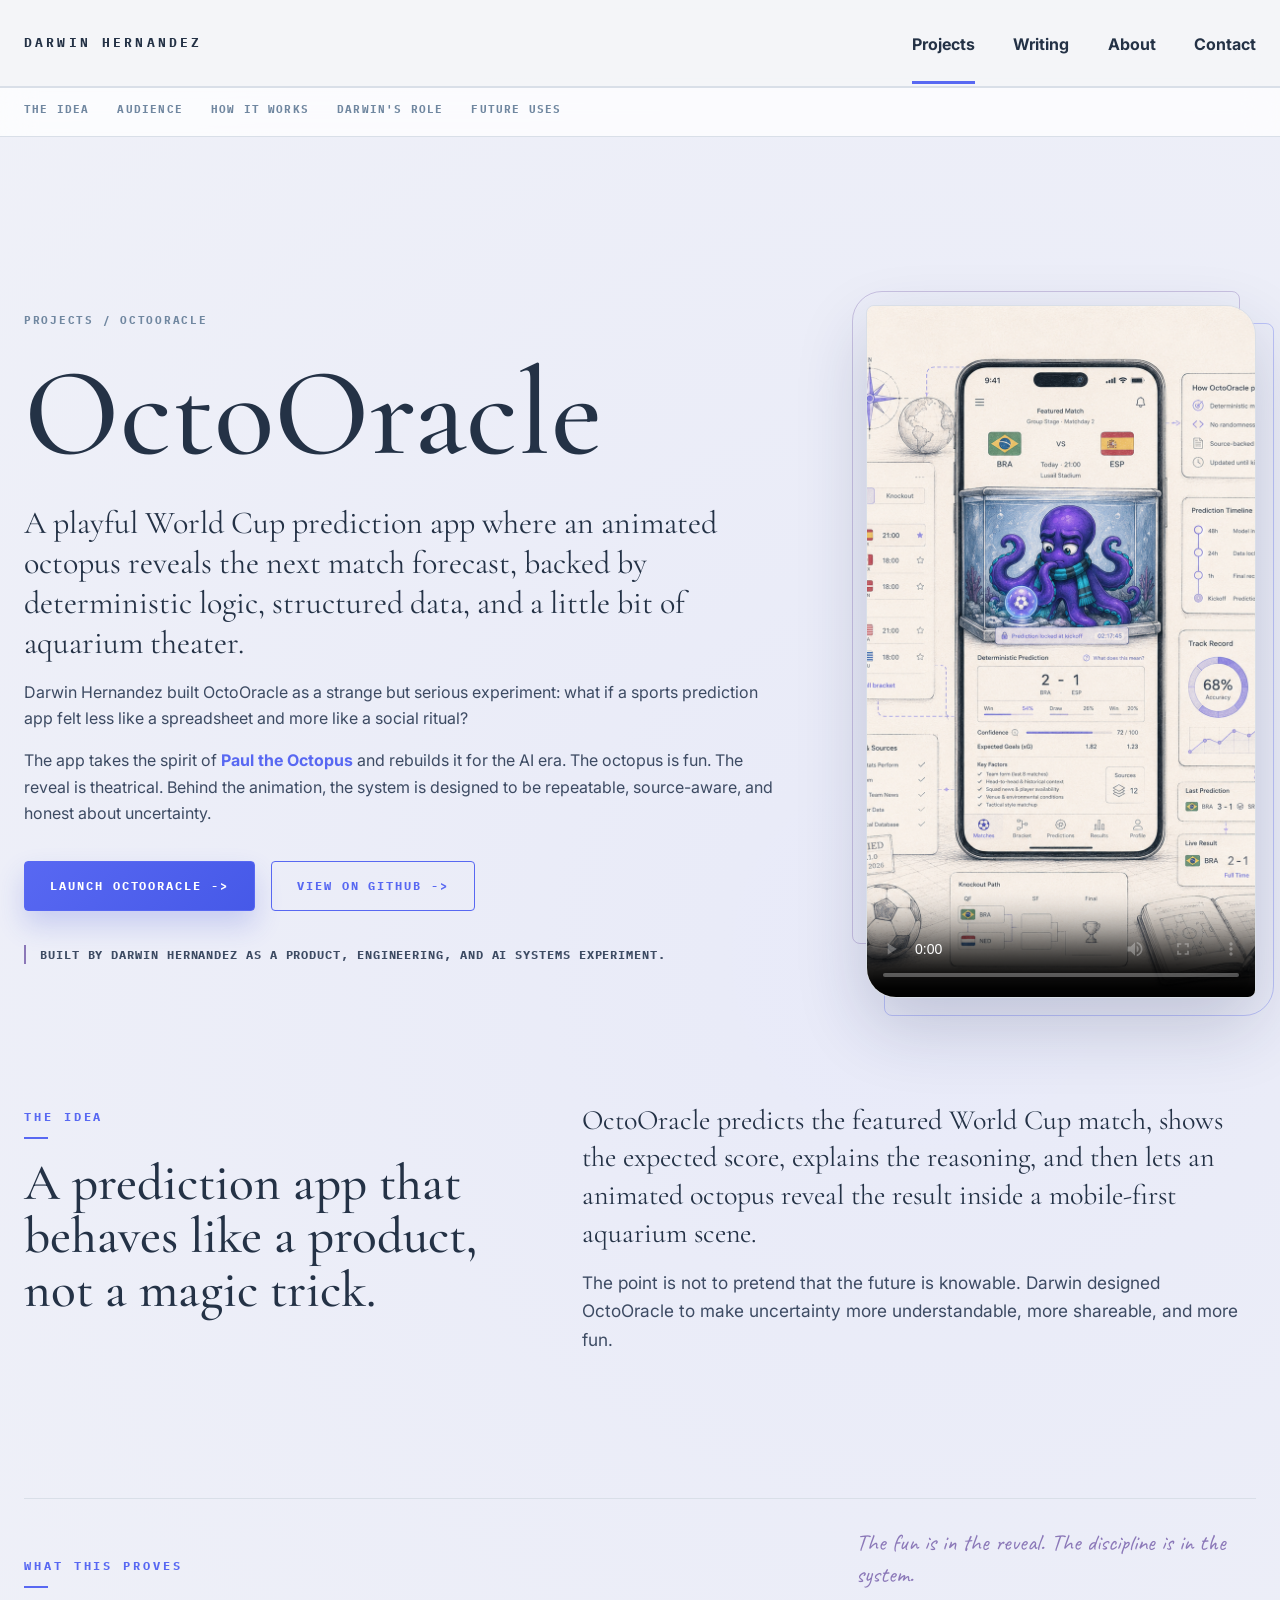
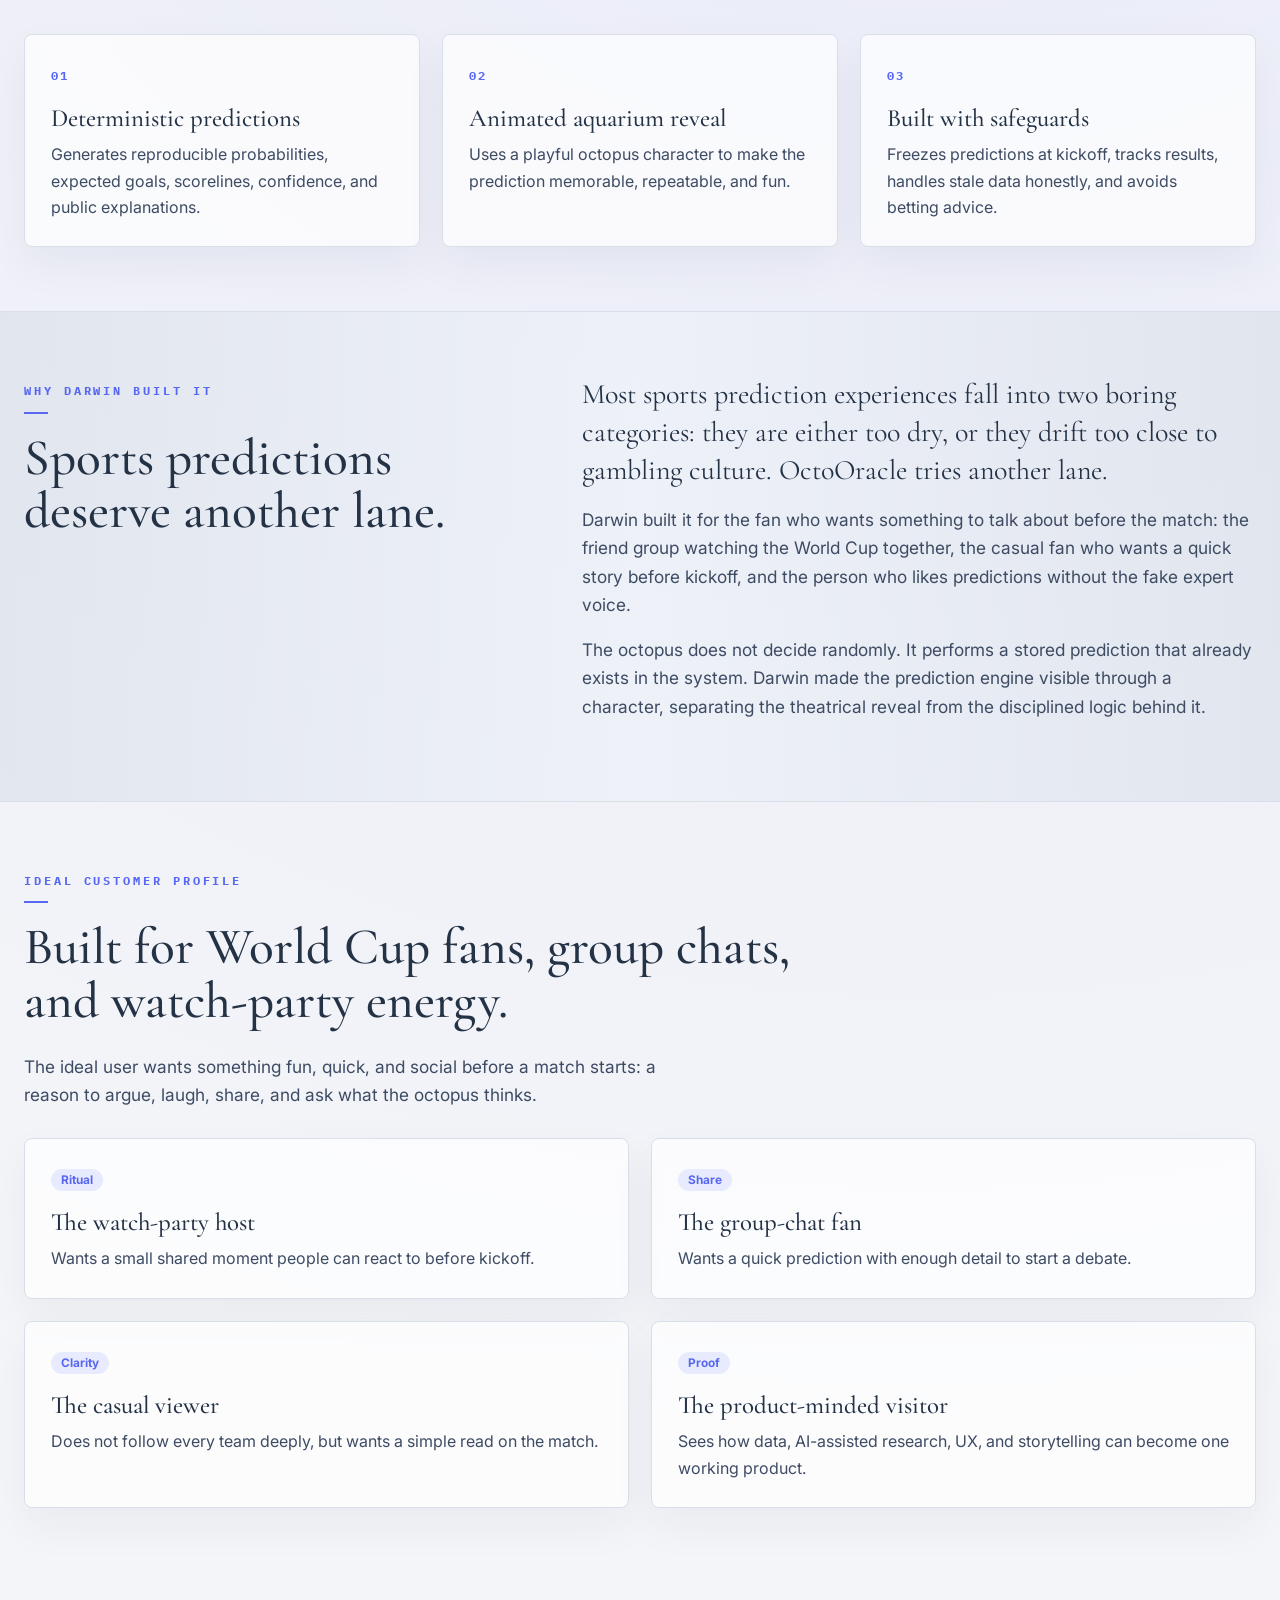
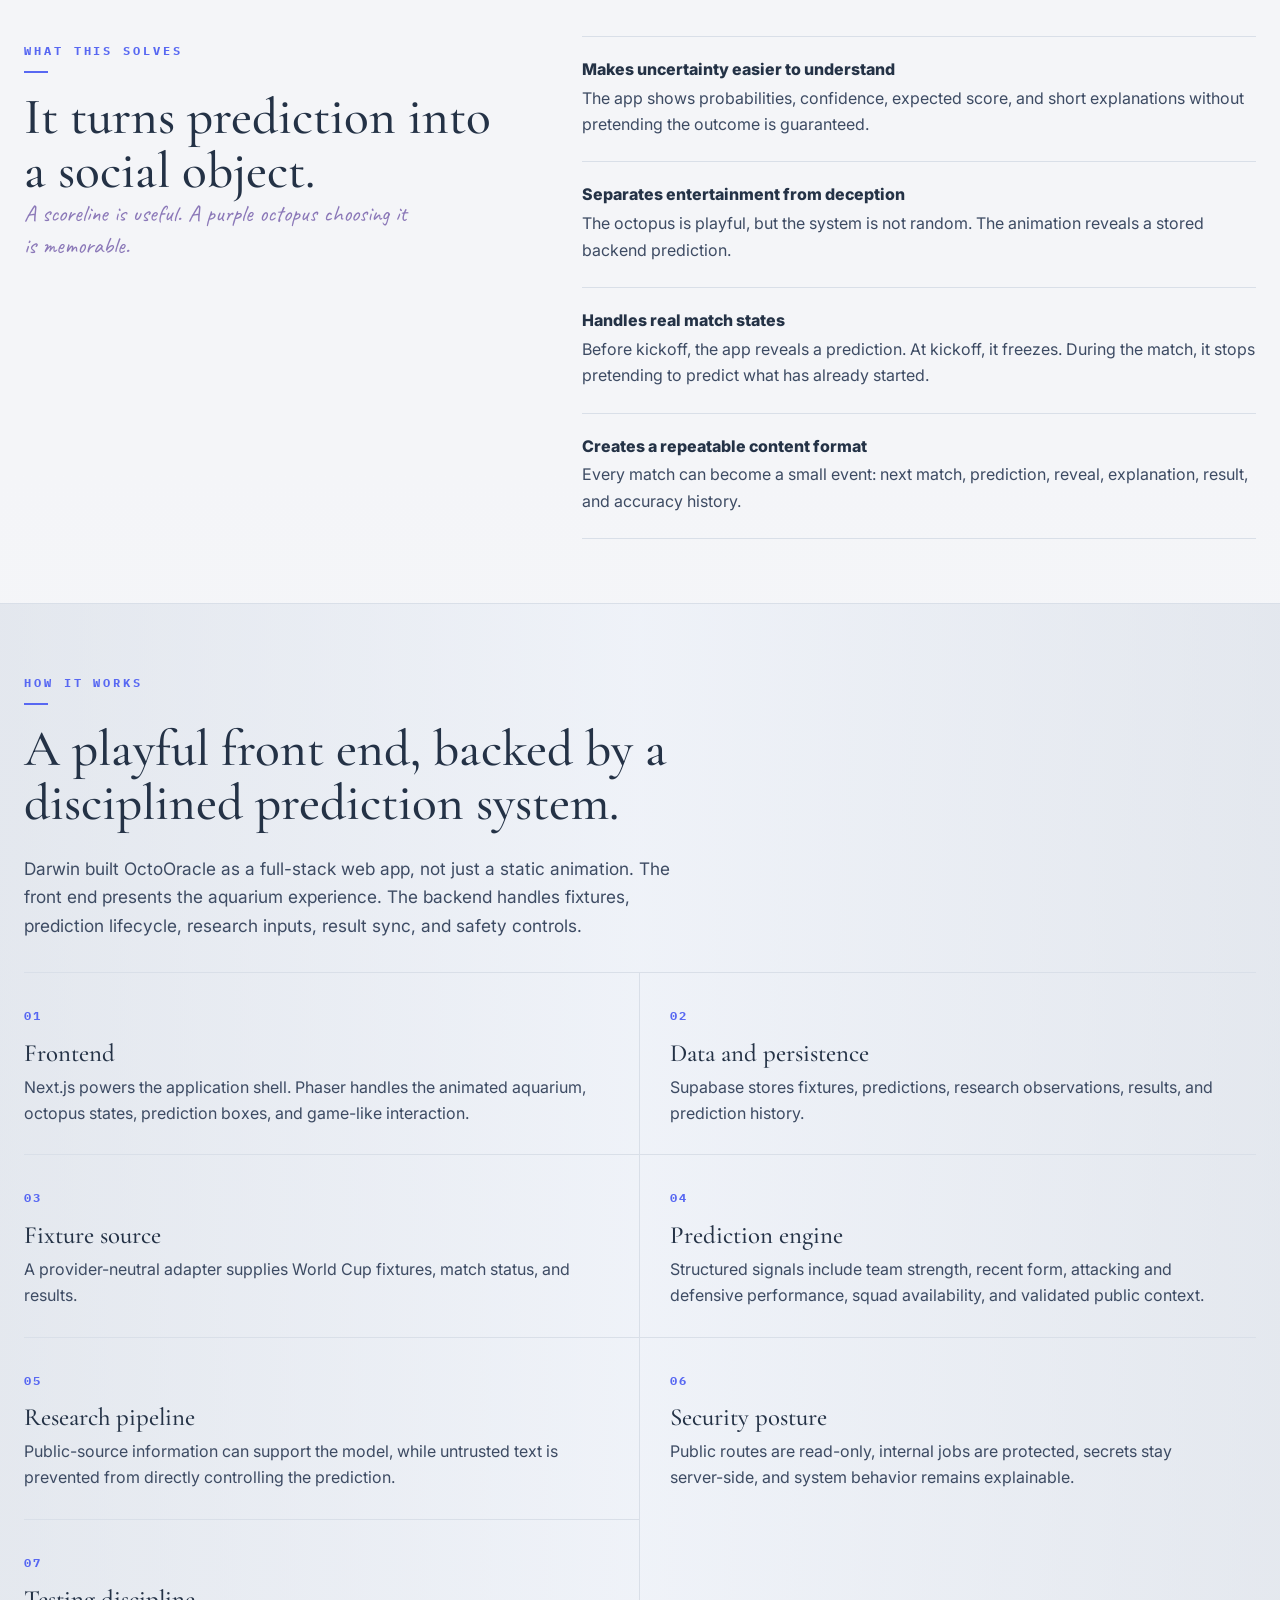
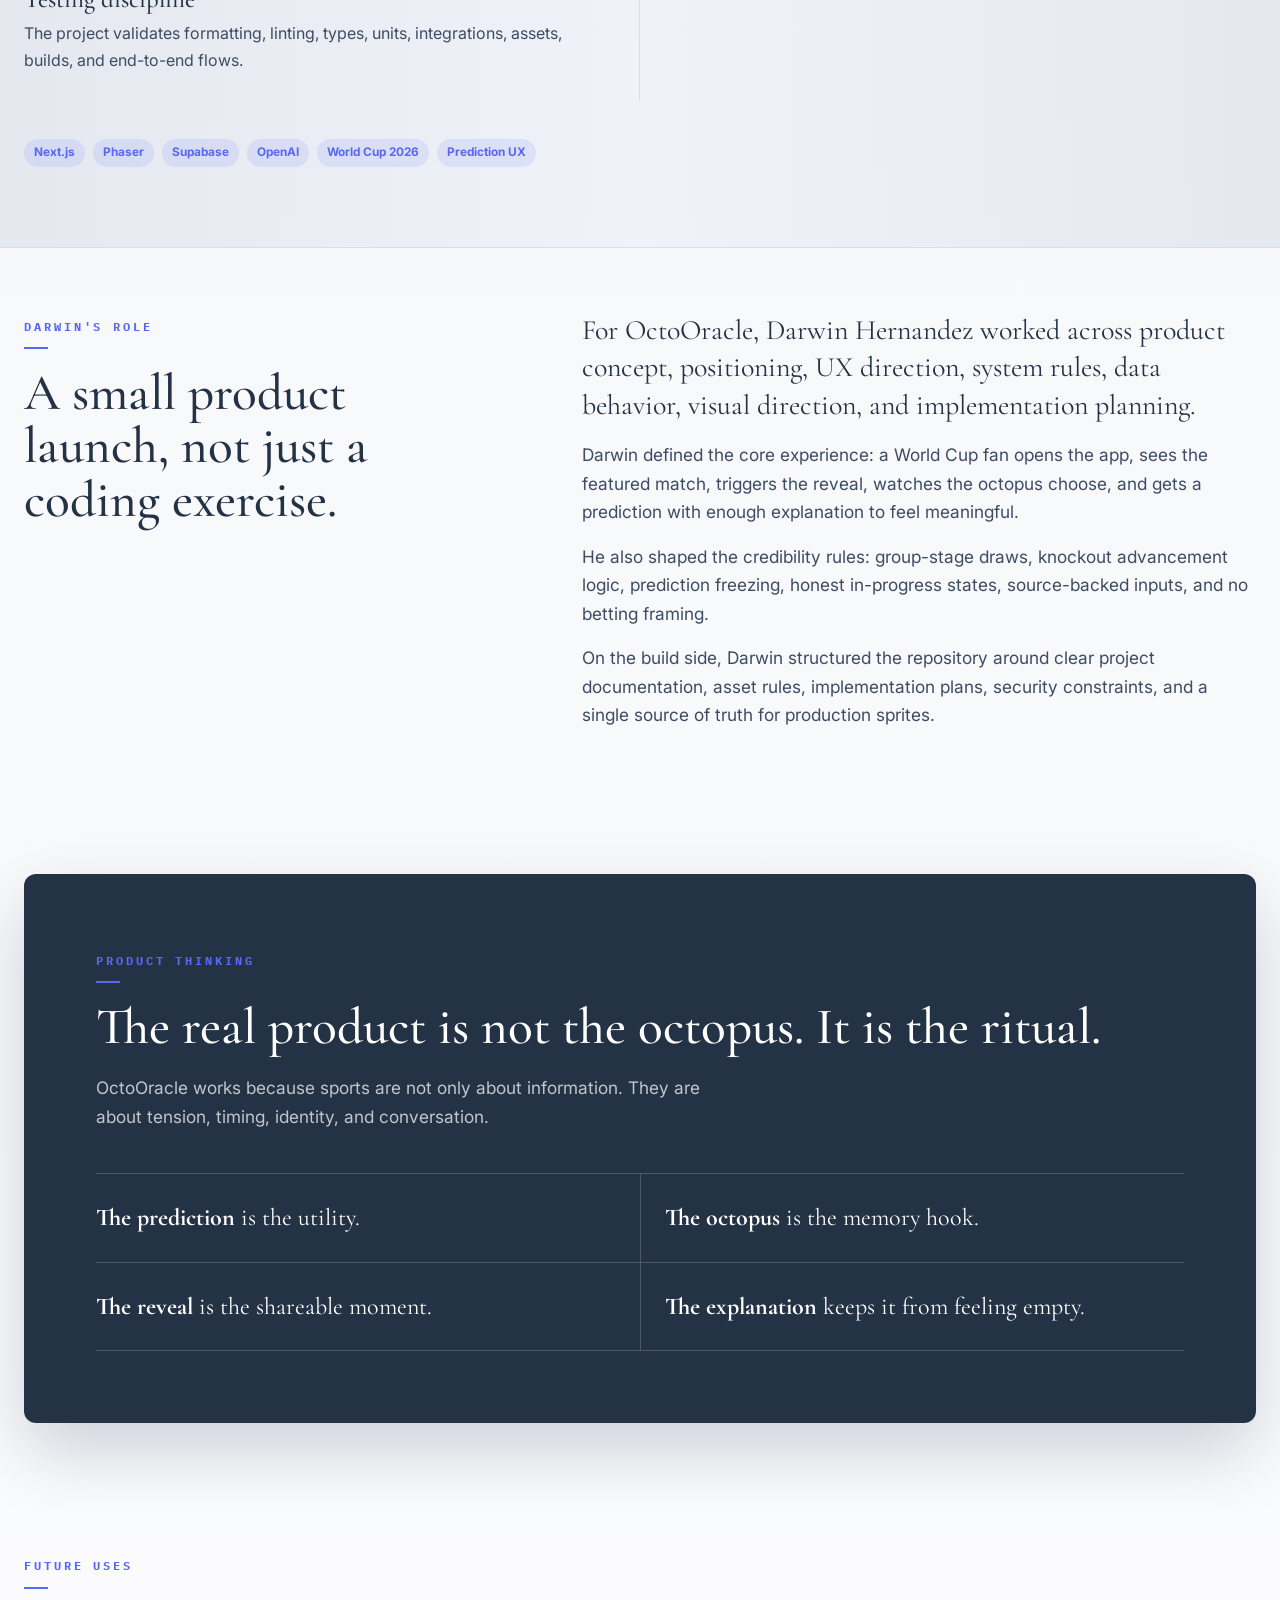
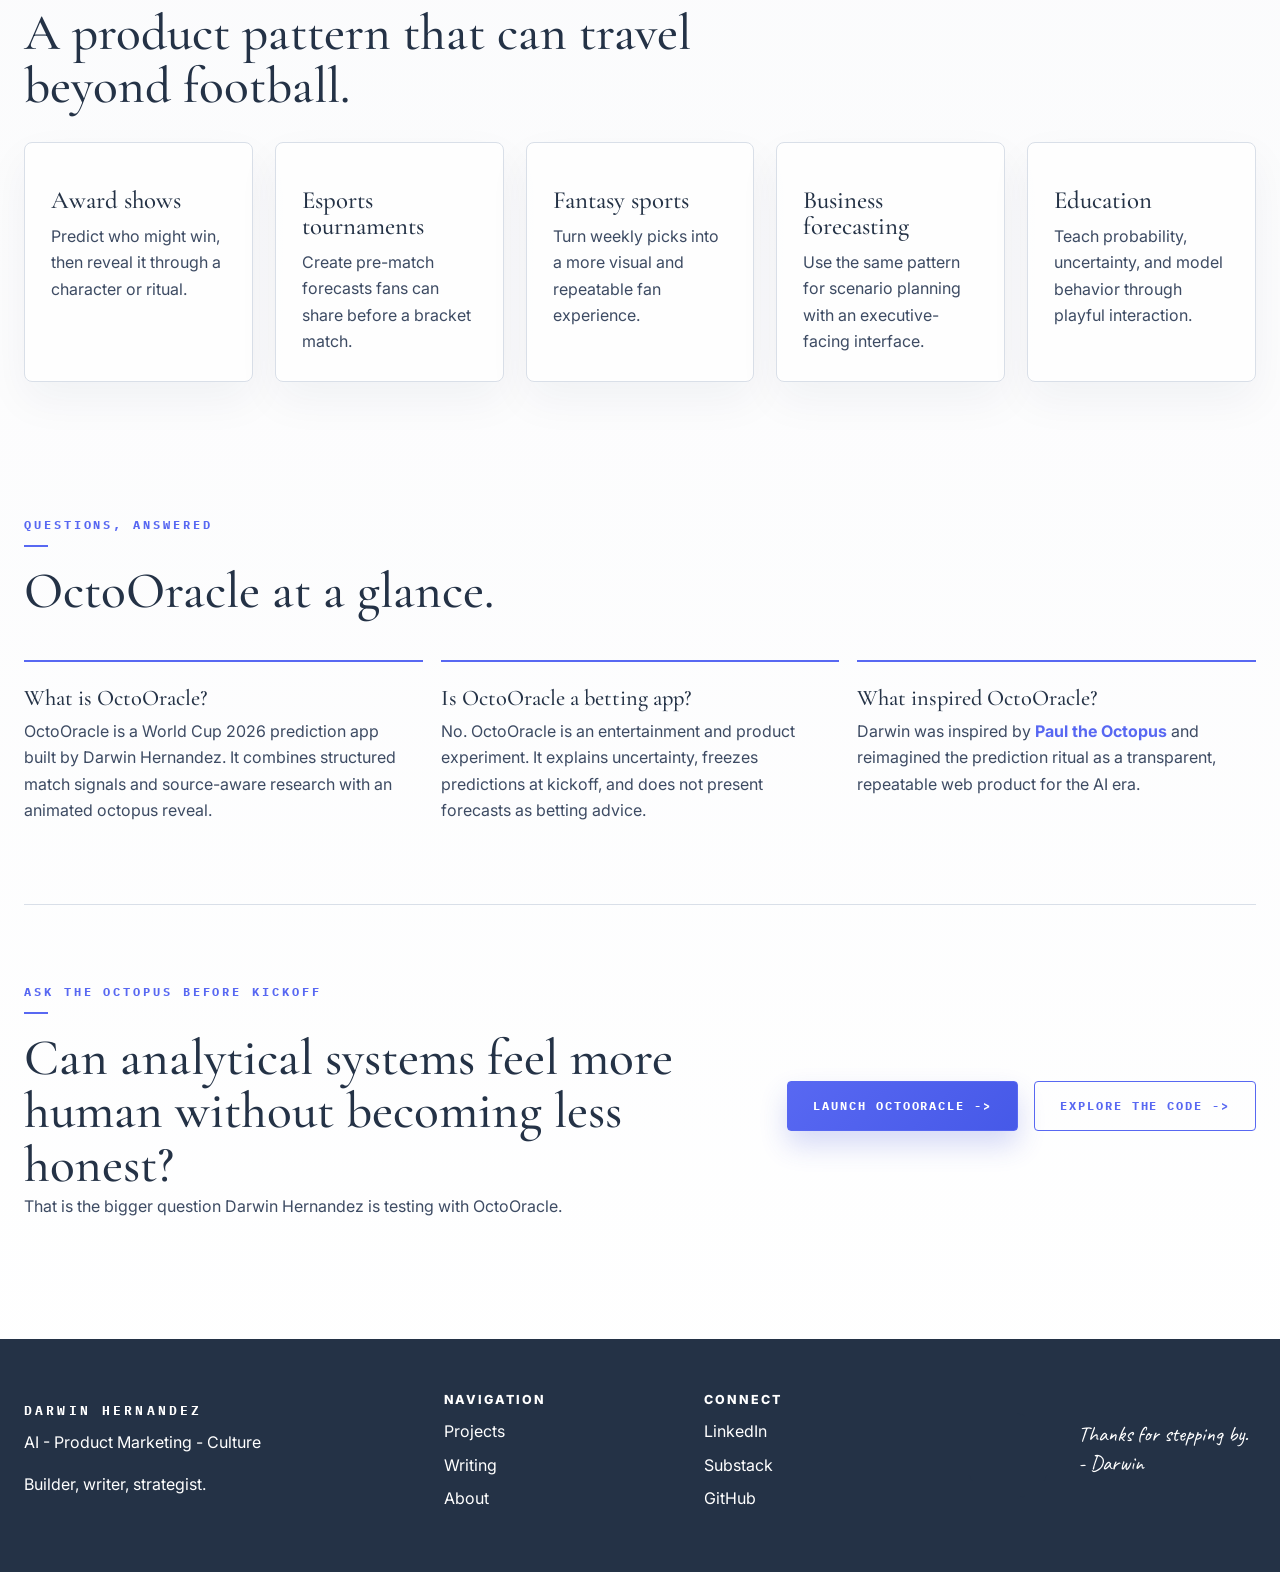
<file: projects/octooracle/index.html>
<!doctype html>
<html lang="en">
  <head>
    <!-- Google tag (gtag.js) -->
    <script async src="https://www.googletagmanager.com/gtag/js?id=G-YE11LCJGM1"></script>
    <script>
      window.dataLayer = window.dataLayer || [];
      function gtag(){dataLayer.push(arguments);}
      gtag('js', new Date());
      gtag('config', 'G-YE11LCJGM1');
    </script>
    <meta charset="utf-8">
    <meta name="viewport" content="width=device-width, initial-scale=1">
    <title>OctoOracle | World Cup Prediction App by Darwin Hernandez</title>
    <meta name="description" content="See how Darwin Hernandez built OctoOracle, a playful World Cup 2026 prediction app with deterministic logic, source-aware research, and an animated octopus reveal.">
    <meta name="author" content="Darwin Hernandez">
    <meta name="robots" content="index, follow, max-image-preview:large, max-video-preview:-1, max-snippet:-1">
    <meta name="keywords" content="OctoOracle, Darwin Hernandez, World Cup 2026, sports prediction app, Phaser, Next.js, Supabase, product marketing, AI systems">
    <link rel="icon" href="/favicon.png" type="image/png">
    <link rel="canonical" href="https://www.darwinhernandez.com/projects/octooracle/">
    <meta property="og:type" content="article">
    <meta property="og:url" content="https://www.darwinhernandez.com/projects/octooracle/">
    <meta property="og:site_name" content="Darwin Hernandez">
    <meta property="og:title" content="OctoOracle | A World Cup Prediction Ritual">
    <meta property="og:description" content="Darwin Hernandez built OctoOracle to make sports predictions more understandable, social, and memorable without pretending uncertainty disappears.">
    <meta property="og:image" content="https://www.darwinhernandez.com/assets/Images/octooracle.png">
    <meta name="twitter:card" content="summary_large_image">
    <meta name="twitter:title" content="OctoOracle by Darwin Hernandez">
    <meta name="twitter:description" content="A playful World Cup prediction app backed by deterministic logic and a theatrical octopus reveal.">
    <meta name="twitter:image" content="https://www.darwinhernandez.com/assets/Images/octooracle.png">
    <script type="application/ld+json">
      {
        "@context": "https://schema.org",
        "@graph": [
          {
            "@type": "SoftwareApplication",
            "name": "OctoOracle",
            "url": "https://octoracle.vercel.app/",
            "sameAs": "https://github.com/DarwinJavier/octoracle",
            "applicationCategory": "SportsApplication",
            "operatingSystem": "Web",
            "description": "A playful World Cup 2026 prediction app where an animated octopus reveals a deterministic, source-aware match forecast.",
            "image": "https://www.darwinhernandez.com/assets/Images/octooracle.png",
            "author": {
              "@type": "Person",
              "name": "Darwin Hernandez",
              "url": "https://www.darwinhernandez.com/"
            },
            "keywords": "World Cup 2026, sports analysis, prediction UX, Next.js, Phaser, Supabase, OpenAI"
          },
          {
            "@type": "Article",
            "headline": "OctoOracle: A World Cup Prediction Ritual",
            "description": "A detailed case study of how Darwin Hernandez conceived, positioned, and built OctoOracle.",
            "datePublished": "2026-06-14",
            "dateModified": "2026-06-15",
            "mainEntityOfPage": "https://www.darwinhernandez.com/projects/octooracle/",
            "author": {
              "@type": "Person",
              "name": "Darwin Hernandez",
              "url": "https://www.darwinhernandez.com/"
            },
            "about": {
              "@type": "SoftwareApplication",
              "name": "OctoOracle"
            }
          },
          {
            "@type": "VideoObject",
            "name": "OctoOracle promotional demo",
            "description": "A vertical promotional demo of OctoOracle, the World Cup prediction app built by Darwin Hernandez.",
            "thumbnailUrl": "https://www.darwinhernandez.com/assets/Images/octooracle.png",
            "uploadDate": "2026-06-14",
            "contentUrl": "https://www.darwinhernandez.com/assets/video/octooracle-hero.mp4"
          },
          {
            "@type": "BreadcrumbList",
            "itemListElement": [
              {"@type": "ListItem", "position": 1, "name": "Home", "item": "https://www.darwinhernandez.com/"},
              {"@type": "ListItem", "position": 2, "name": "Projects", "item": "https://www.darwinhernandez.com/projects/"},
              {"@type": "ListItem", "position": 3, "name": "OctoOracle", "item": "https://www.darwinhernandez.com/projects/octooracle/"}
            ]
          },
          {
            "@type": "FAQPage",
            "mainEntity": [
              {
                "@type": "Question",
                "name": "What is OctoOracle?",
                "acceptedAnswer": {"@type": "Answer", "text": "OctoOracle is a World Cup 2026 prediction app built by Darwin Hernandez. It combines structured match signals and source-aware research with an animated octopus reveal."}
              },
              {
                "@type": "Question",
                "name": "Is OctoOracle a betting app?",
                "acceptedAnswer": {"@type": "Answer", "text": "No. OctoOracle is an entertainment and product experiment. It explains uncertainty, freezes predictions at kickoff, and does not present forecasts as betting advice."}
              },
              {
                "@type": "Question",
                "name": "What inspired OctoOracle?",
                "acceptedAnswer": {"@type": "Answer", "text": "Darwin Hernandez was inspired by Paul the Octopus and reimagined the prediction ritual as a transparent, repeatable web product for the AI era."}
              }
            ]
          }
        ]
      }
    </script>
    <link rel="stylesheet" href="../../assets/css/styles.css">
  </head>
  <body data-page="projects" data-root="../..">
    <header id="site-header" class="site-header"></header>
    <main>
      <nav class="project-detail-jump" aria-label="OctoOracle page sections">
        <div class="shell">
          <a href="#idea">The idea</a>
          <a href="#audience">Audience</a>
          <a href="#system">How it works</a>
          <a href="#role">Darwin's role</a>
          <a href="#future">Future uses</a>
        </div>
      </nav>
      <article class="project-detail">
        <section class="shell project-detail-hero">
          <div class="project-detail-hero-copy">
            <a class="back-link" href="../">Projects / OctoOracle</a>
            <h1>OctoOracle</h1>
            <p class="project-detail-deck">A playful World Cup prediction app where an animated octopus reveals the next match forecast, backed by deterministic logic, structured data, and a little bit of aquarium theater.</p>
            <p>Darwin Hernandez built OctoOracle as a strange but serious experiment: what if a sports prediction app felt less like a spreadsheet and more like a social ritual?</p>
            <p>The app takes the spirit of <a class="text-link" href="https://en.wikipedia.org/wiki/Paul_the_Octopus" target="_blank" rel="noreferrer">Paul the Octopus</a> and rebuilds it for the AI era. The octopus is fun. The reveal is theatrical. Behind the animation, the system is designed to be repeatable, source-aware, and honest about uncertainty.</p>
            <div class="actions">
              <a class="button primary" href="https://octoracle.vercel.app/" target="_blank" rel="noreferrer">Launch OctoOracle -&gt;</a>
              <a class="button secondary" href="https://github.com/DarwinJavier/octoracle" target="_blank" rel="noreferrer">View on GitHub -&gt;</a>
            </div>
            <p class="project-byline">Built by Darwin Hernandez as a product, engineering, and AI systems experiment.</p>
          </div>
          <figure class="project-detail-video">
            <video loop controls playsinline preload="metadata" poster="../../assets/Images/octooracle.png" aria-label="OctoOracle sizzle reel">
              <source src="../../assets/video/octooracle-hero.mp4" type="video/mp4">
              Your browser does not support video playback.
            </video>
          </figure>
        </section>

        <section id="idea" class="shell project-detail-section project-detail-intro">
          <div class="project-detail-heading">
            <span class="eyebrow">The idea</span>
            <h2>A prediction app that behaves like a product, not a magic trick.</h2>
          </div>
          <div class="project-detail-prose">
            <p>OctoOracle predicts the featured World Cup match, shows the expected score, explains the reasoning, and then lets an animated octopus reveal the result inside a mobile-first aquarium scene.</p>
            <p>The point is not to pretend that the future is knowable. Darwin designed OctoOracle to make uncertainty more understandable, more shareable, and more fun.</p>
          </div>
        </section>

        <section class="shell project-detail-section">
          <div class="section-header">
            <span class="eyebrow">What this proves</span>
            <p class="handwritten project-detail-note">The fun is in the reveal. The discipline is in the system.</p>
          </div>
          <div class="project-detail-card-grid proof-grid">
            <article class="project-detail-card">
              <span class="project-detail-number">01</span>
              <h3>Deterministic predictions</h3>
              <p>Generates reproducible probabilities, expected goals, scorelines, confidence, and public explanations.</p>
            </article>
            <article class="project-detail-card">
              <span class="project-detail-number">02</span>
              <h3>Animated aquarium reveal</h3>
              <p>Uses a playful octopus character to make the prediction memorable, repeatable, and fun.</p>
            </article>
            <article class="project-detail-card">
              <span class="project-detail-number">03</span>
              <h3>Built with safeguards</h3>
              <p>Freezes predictions at kickoff, tracks results, handles stale data honestly, and avoids betting advice.</p>
            </article>
          </div>
        </section>

        <section class="project-detail-band">
          <div class="shell project-detail-section project-detail-split">
            <div>
              <span class="eyebrow">Why Darwin built it</span>
              <h2>Sports predictions deserve another lane.</h2>
            </div>
            <div class="project-detail-prose">
              <p>Most sports prediction experiences fall into two boring categories: they are either too dry, or they drift too close to gambling culture. OctoOracle tries another lane.</p>
              <p>Darwin built it for the fan who wants something to talk about before the match: the friend group watching the World Cup together, the casual fan who wants a quick story before kickoff, and the person who likes predictions without the fake expert voice.</p>
              <p>The octopus does not decide randomly. It performs a stored prediction that already exists in the system. Darwin made the prediction engine visible through a character, separating the theatrical reveal from the disciplined logic behind it.</p>
            </div>
          </div>
        </section>

        <section id="audience" class="shell project-detail-section">
          <div class="project-detail-heading">
            <span class="eyebrow">Ideal customer profile</span>
            <h2>Built for World Cup fans, group chats, and watch-party energy.</h2>
            <p>The ideal user wants something fun, quick, and social before a match starts: a reason to argue, laugh, share, and ask what the octopus thinks.</p>
          </div>
          <div class="project-detail-card-grid audience-grid">
            <article class="project-detail-card"><span class="pill">Ritual</span><h3>The watch-party host</h3><p>Wants a small shared moment people can react to before kickoff.</p></article>
            <article class="project-detail-card"><span class="pill">Share</span><h3>The group-chat fan</h3><p>Wants a quick prediction with enough detail to start a debate.</p></article>
            <article class="project-detail-card"><span class="pill">Clarity</span><h3>The casual viewer</h3><p>Does not follow every team deeply, but wants a simple read on the match.</p></article>
            <article class="project-detail-card"><span class="pill">Proof</span><h3>The product-minded visitor</h3><p>Sees how data, AI-assisted research, UX, and storytelling can become one working product.</p></article>
          </div>
        </section>

        <section class="shell project-detail-section project-detail-split">
          <div>
            <span class="eyebrow">What this solves</span>
            <h2>It turns prediction into a social object.</h2>
            <p class="handwritten project-detail-note">A scoreline is useful. A purple octopus choosing it is memorable.</p>
          </div>
          <div class="project-detail-list">
            <article><h3>Makes uncertainty easier to understand</h3><p>The app shows probabilities, confidence, expected score, and short explanations without pretending the outcome is guaranteed.</p></article>
            <article><h3>Separates entertainment from deception</h3><p>The octopus is playful, but the system is not random. The animation reveals a stored backend prediction.</p></article>
            <article><h3>Handles real match states</h3><p>Before kickoff, the app reveals a prediction. At kickoff, it freezes. During the match, it stops pretending to predict what has already started.</p></article>
            <article><h3>Creates a repeatable content format</h3><p>Every match can become a small event: next match, prediction, reveal, explanation, result, and accuracy history.</p></article>
          </div>
        </section>

        <section id="system" class="project-detail-band">
          <div class="shell project-detail-section">
            <div class="project-detail-heading">
              <span class="eyebrow">How it works</span>
              <h2>A playful front end, backed by a disciplined prediction system.</h2>
              <p>Darwin built OctoOracle as a full-stack web app, not just a static animation. The front end presents the aquarium experience. The backend handles fixtures, prediction lifecycle, research inputs, result sync, and safety controls.</p>
            </div>
            <div class="project-system-grid">
              <article><span>01</span><h3>Frontend</h3><p>Next.js powers the application shell. Phaser handles the animated aquarium, octopus states, prediction boxes, and game-like interaction.</p></article>
              <article><span>02</span><h3>Data and persistence</h3><p>Supabase stores fixtures, predictions, research observations, results, and prediction history.</p></article>
              <article><span>03</span><h3>Fixture source</h3><p>A provider-neutral adapter supplies World Cup fixtures, match status, and results.</p></article>
              <article><span>04</span><h3>Prediction engine</h3><p>Structured signals include team strength, recent form, attacking and defensive performance, squad availability, and validated public context.</p></article>
              <article><span>05</span><h3>Research pipeline</h3><p>Public-source information can support the model, while untrusted text is prevented from directly controlling the prediction.</p></article>
              <article><span>06</span><h3>Security posture</h3><p>Public routes are read-only, internal jobs are protected, secrets stay server-side, and system behavior remains explainable.</p></article>
              <article><span>07</span><h3>Testing discipline</h3><p>The project validates formatting, linting, types, units, integrations, assets, builds, and end-to-end flows.</p></article>
            </div>
            <div class="tags project-detail-tags">
              <span>Next.js</span><span>Phaser</span><span>Supabase</span><span>OpenAI</span><span>World Cup 2026</span><span>Prediction UX</span>
            </div>
          </div>
        </section>

        <section id="role" class="shell project-detail-section project-detail-split">
          <div>
            <span class="eyebrow">Darwin's role</span>
            <h2>A small product launch, not just a coding exercise.</h2>
          </div>
          <div class="project-detail-prose">
            <p>For OctoOracle, Darwin Hernandez worked across product concept, positioning, UX direction, system rules, data behavior, visual direction, and implementation planning.</p>
            <p>Darwin defined the core experience: a World Cup fan opens the app, sees the featured match, triggers the reveal, watches the octopus choose, and gets a prediction with enough explanation to feel meaningful.</p>
            <p>He also shaped the credibility rules: group-stage draws, knockout advancement logic, prediction freezing, honest in-progress states, source-backed inputs, and no betting framing.</p>
            <p>On the build side, Darwin structured the repository around clear project documentation, asset rules, implementation plans, security constraints, and a single source of truth for production sprites.</p>
          </div>
        </section>

        <section class="shell project-detail-section">
          <div class="project-detail-thesis">
            <span class="eyebrow">Product thinking</span>
            <h2>The real product is not the octopus. It is the ritual.</h2>
            <p>OctoOracle works because sports are not only about information. They are about tension, timing, identity, and conversation.</p>
            <div class="project-equation" aria-label="OctoOracle product pattern">
              <span><strong>The prediction</strong> is the utility.</span>
              <span><strong>The octopus</strong> is the memory hook.</span>
              <span><strong>The reveal</strong> is the shareable moment.</span>
              <span><strong>The explanation</strong> keeps it from feeling empty.</span>
            </div>
          </div>
        </section>

        <section id="future" class="shell project-detail-section">
          <div class="project-detail-heading">
            <span class="eyebrow">Future uses</span>
            <h2>A product pattern that can travel beyond football.</h2>
          </div>
          <div class="project-detail-card-grid future-grid">
            <article class="project-detail-card"><h3>Award shows</h3><p>Predict who might win, then reveal it through a character or ritual.</p></article>
            <article class="project-detail-card"><h3>Esports tournaments</h3><p>Create pre-match forecasts fans can share before a bracket match.</p></article>
            <article class="project-detail-card"><h3>Fantasy sports</h3><p>Turn weekly picks into a more visual and repeatable fan experience.</p></article>
            <article class="project-detail-card"><h3>Business forecasting</h3><p>Use the same pattern for scenario planning with an executive-facing interface.</p></article>
            <article class="project-detail-card"><h3>Education</h3><p>Teach probability, uncertainty, and model behavior through playful interaction.</p></article>
          </div>
        </section>

        <section class="shell project-detail-section project-detail-faq">
          <div class="project-detail-heading">
            <span class="eyebrow">Questions, answered</span>
            <h2>OctoOracle at a glance.</h2>
          </div>
          <div class="faq-list">
            <article class="faq-item"><h3>What is OctoOracle?</h3><p>OctoOracle is a World Cup 2026 prediction app built by Darwin Hernandez. It combines structured match signals and source-aware research with an animated octopus reveal.</p></article>
            <article class="faq-item"><h3>Is OctoOracle a betting app?</h3><p>No. OctoOracle is an entertainment and product experiment. It explains uncertainty, freezes predictions at kickoff, and does not present forecasts as betting advice.</p></article>
            <article class="faq-item"><h3>What inspired OctoOracle?</h3><p>Darwin was inspired by <a class="text-link" href="https://en.wikipedia.org/wiki/Paul_the_Octopus" target="_blank" rel="noreferrer">Paul the Octopus</a> and reimagined the prediction ritual as a transparent, repeatable web product for the AI era.</p></article>
          </div>
        </section>

        <section class="shell project-detail-cta">
          <div>
            <span class="eyebrow">Ask the octopus before kickoff</span>
            <h2>Can analytical systems feel more human without becoming less honest?</h2>
            <p>That is the bigger question Darwin Hernandez is testing with OctoOracle.</p>
          </div>
          <div class="actions">
            <a class="button primary" href="https://octoracle.vercel.app/" target="_blank" rel="noreferrer">Launch OctoOracle -&gt;</a>
            <a class="button secondary" href="https://github.com/DarwinJavier/octoracle" target="_blank" rel="noreferrer">Explore the code -&gt;</a>
          </div>
        </section>
      </article>
    </main>
    <footer id="site-footer" class="footer"></footer>
    <script type="module" src="../../assets/js/app.js"></script>
  </body>
</html>
</file>
<file: assets/css/styles.css>
@import url("https://fonts.googleapis.com/css2?family=Caveat:wght@500;600&family=Cormorant+Garamond:wght@500;600&family=Fraunces:opsz,wght@9..144,500;9..144,600&family=IBM+Plex+Mono:wght@500;600;700&family=Inter:wght@400;500;600;700;800&display=swap");

:root {
  color-scheme: light;
  --moonstone: #f4f5f8;
  --moonstone-2: #edf1f8;
  --harbor: #243246;
  --harbor-soft: #3d4b63;
  --blueprint: #5868f2;
  --blueprint-2: #4659e8;
  --iris: #8b78b8;
  --fog: #d9dfe8;
  --slate: #7087a0;
  --fjord: #2f5d76;
  --line: #d9dfe8;
  --card: rgba(255, 255, 255, 0.74);
  --shadow: 0 20px 60px rgba(28, 42, 86, 0.08);
  --ease-out: cubic-bezier(0.23, 1, 0.32, 1);
  --focus-ring: 0 0 0 3px rgba(89, 104, 242, 0.28);
  --serif: "Cormorant Garamond", Fraunces, Georgia, serif;
  --sans: Inter, "Source Sans 3", Aptos, Arial, sans-serif;
  --mono: "IBM Plex Mono", Consolas, monospace;
}

* {
  box-sizing: border-box;
}

html {
  scroll-behavior: smooth;
}

body {
  margin: 0;
  background:
    radial-gradient(circle at 72% 12%, rgba(89, 104, 255, 0.08), transparent 30%),
    linear-gradient(180deg, var(--moonstone) 0, var(--moonstone) 46%, #fff 100%);
  color: var(--harbor);
  font-family: var(--sans);
  font-size: 16px;
  line-height: 1.65;
}

a {
  color: inherit;
  text-decoration: none;
}

:where(a, button, input, textarea, select):focus-visible {
  outline: 2px solid var(--blueprint);
  outline-offset: 4px;
  box-shadow: var(--focus-ring);
}

p {
  color: var(--harbor-soft);
  margin: 0 0 1rem;
}

h1,
h2,
h3 {
  color: var(--harbor);
  font-family: var(--serif);
  font-weight: 500;
  line-height: 1.05;
  margin: 0;
}

h1 {
  font-size: clamp(2.65rem, 6vw, 4.6rem);
  letter-spacing: 0;
  max-width: 760px;
}

h2 {
  font-size: clamp(1.9rem, 4vw, 3.2rem);
}

h3 {
  font-size: 1.65rem;
}

.shell {
  width: min(1240px, calc(100% - 48px));
  margin: 0 auto;
}

.site-header {
  position: sticky;
  top: 0;
  z-index: 10;
  background: rgba(244, 245, 248, 0.9);
  border-bottom: 1px solid var(--line);
  backdrop-filter: blur(18px);
}

.header-inner {
  align-items: center;
  display: flex;
  justify-content: space-between;
  min-height: 86px;
  gap: 24px;
}

.brand {
  color: var(--harbor);
  font-family: var(--mono);
  font-size: 0.82rem;
  font-weight: 800;
  letter-spacing: 0.24em;
  text-transform: uppercase;
}

.nav {
  align-items: center;
  display: flex;
  gap: clamp(18px, 3vw, 40px);
  font-weight: 700;
  margin-left: auto;
}

.nav a {
  border-bottom: 3px solid transparent;
  padding: 29px 0 24px;
  transition: border-color 180ms ease, color 180ms ease;
}

.nav a.active {
  border-color: var(--blueprint);
}

.section {
  padding: 64px 0;
}

.hero {
  display: grid;
  gap: 48px;
  grid-template-columns: minmax(0, 1.02fr) minmax(320px, 0.86fr);
  min-height: 560px;
  padding: 68px 0 44px;
}

.hero p {
  font-size: 1.15rem;
  max-width: 580px;
}

.eyebrow {
  color: var(--blueprint);
  display: inline-block;
  font-family: var(--mono);
  font-size: 0.76rem;
  font-weight: 800;
  letter-spacing: 0.24em;
  margin-bottom: 18px;
  text-transform: uppercase;
}

.eyebrow::after,
.section-title::after {
  background: var(--blueprint);
  content: "";
  display: block;
  height: 2px;
  margin-top: 10px;
  width: 24px;
}

.actions {
  display: flex;
  flex-wrap: wrap;
  gap: 16px;
  margin: 34px 0;
}

.button {
  align-items: center;
  border: 1px solid var(--blueprint);
  border-radius: 4px;
  display: inline-flex;
  font-family: var(--mono);
  font-size: 0.76rem;
  font-weight: 800;
  justify-content: center;
  letter-spacing: 0.16em;
  min-height: 50px;
  padding: 0 25px;
  text-transform: uppercase;
  transition:
    background-color 180ms ease,
    border-color 180ms ease,
    box-shadow 180ms ease,
    color 180ms ease,
    transform 160ms var(--ease-out);
}

.button:active {
  transform: scale(0.97);
}

.button.primary {
  background: linear-gradient(135deg, var(--blueprint), var(--blueprint-2));
  box-shadow: 0 14px 28px rgba(51, 71, 216, 0.2);
  color: #fff;
}

.button.secondary {
  color: var(--blueprint);
}

.connect-row {
  align-items: center;
  display: flex;
  flex-wrap: wrap;
  gap: 24px;
  margin-top: 28px;
}

.connect-label {
  color: var(--blueprint);
  font-size: 0.75rem;
  font-weight: 800;
  letter-spacing: 0.18em;
  text-transform: uppercase;
}

.connect-row a,
.text-link {
  color: var(--blueprint);
  font-weight: 700;
  transition: color 180ms ease, opacity 180ms ease, transform 160ms var(--ease-out);
}

.social-link {
  align-items: center;
  display: inline-flex;
  gap: 7px;
  line-height: 1;
  min-height: 24px;
  transition: color 180ms ease, transform 160ms var(--ease-out);
}

.social-link:active,
.text-link:active {
  transform: scale(0.97);
}

.north-chat-cta {
  align-items: center;
  background: var(--harbor);
  border: 1px solid var(--harbor);
  border-radius: 8px;
  color: #fff;
  display: grid;
  font-family: var(--mono);
  font-size: 0.68rem;
  font-weight: 800;
  gap: 10px;
  grid-template-columns: 28px 1fr auto;
  letter-spacing: 0.06em;
  margin-top: 24px;
  min-height: 52px;
  padding: 9px 14px;
  transition:
    background-color 180ms ease,
    border-color 180ms ease,
    box-shadow 180ms ease,
    transform 160ms var(--ease-out);
}

.north-chat-cta svg {
  fill: none;
  height: 24px;
  justify-self: center;
  stroke: currentColor;
  stroke-linecap: round;
  stroke-linejoin: round;
  stroke-width: 1.7;
  width: 24px;
}

.north-chat-cta:active {
  transform: scale(0.97);
}

.social-icon {
  align-items: center;
  color: var(--harbor);
  display: inline-flex;
  flex: 0 0 auto;
  font-family: var(--mono);
  font-size: 0.78rem;
  font-weight: 800;
  height: 18px;
  justify-content: center;
  line-height: 1;
  position: relative;
  width: 18px;
}

.github-svg {
  fill: var(--harbor);
  height: 18px;
  transform: translateY(-1px);
  width: 18px;
}

.linkedin-icon {
  background: var(--harbor);
  border-radius: 3px;
  color: var(--moonstone);
  font-family: var(--sans);
  font-size: 0.75rem;
  font-weight: 800;
}

.substack-icon {
  background: var(--harbor);
  clip-path: polygon(0 0, 100% 0, 100% 100%, 50% 74%, 0 100%);
  height: 18px;
  width: 14px;
}

.substack-icon::before,
.substack-icon::after {
  background: var(--moonstone);
  content: "";
  height: 1px;
  left: 2px;
  position: absolute;
  top: 4px;
  width: 10px;
}

.substack-icon::after {
  top: 7px;
}

.github-icon {
  background: var(--harbor);
  border-radius: 50% 50% 44% 44%;
  height: 17px;
  width: 18px;
}

.github-icon::before,
.github-icon::after {
  background: var(--harbor);
  border-radius: 2px 2px 0 0;
  content: "";
  height: 7px;
  position: absolute;
  top: -4px;
  width: 7px;
}

.github-icon::before {
  left: 0;
  transform: rotate(-35deg);
}

.github-icon::after {
  right: 0;
  transform: rotate(35deg);
}

.github-icon span {
  display: none;
}

.github-icon {
  box-shadow:
    inset 4px -5px 0 -3px var(--moonstone),
    inset -4px -5px 0 -3px var(--moonstone);
}

.map-art {
  min-height: 430px;
  position: relative;
}

.generated-art {
  min-height: 430px;
  position: relative;
}

.generated-art img {
  border: 0;
  display: block;
  height: min(42vw, 470px);
  max-height: 520px;
  -webkit-mask-image:
    linear-gradient(90deg, transparent 0%, #000 11%, #000 89%, transparent 100%),
    linear-gradient(180deg, transparent 0%, #000 12%, #000 88%, transparent 100%);
  -webkit-mask-composite: source-in;
  mask-composite: intersect;
  mask-image:
    linear-gradient(90deg, transparent 0%, #000 11%, #000 89%, transparent 100%),
    linear-gradient(180deg, transparent 0%, #000 12%, #000 88%, transparent 100%);
  mix-blend-mode: multiply;
  object-fit: cover;
  object-position: center;
  opacity: 0.78;
  width: 100%;
}

.generated-art .handwritten {
  color: var(--iris);
  display: block;
  font-size: 1.3rem;
  position: absolute;
  right: 5%;
  text-decoration: underline;
  text-decoration-thickness: 2px;
  text-underline-offset: 8px;
  top: 11%;
  transform: rotate(-4deg);
  width: 230px;
}

.generated-art .handwritten span {
  display: block;
  font-size: 1rem;
  margin-top: 28px;
  text-decoration: none;
}

body[data-page="home"] #hero-art .generated-art .handwritten {
  left: 9%;
  right: auto;
  top: 8%;
}

.about-hero {
  align-items: center;
  grid-template-columns: minmax(280px, 0.86fr) minmax(0, 1fr);
}

.about-intro {
  max-width: 720px;
}

.about-portrait {
  margin: 0;
  position: relative;
}

.about-portrait::before,
.about-portrait::after {
  border: 1px solid var(--line);
  content: "";
  inset: 18px -18px -18px 18px;
  pointer-events: none;
  position: absolute;
  z-index: 0;
}

.about-portrait::before {
  border-color: rgba(89, 104, 255, 0.42);
  border-radius: 8px 28px 8px 28px;
}

.about-portrait::after {
  border-color: rgba(139, 120, 184, 0.38);
  border-radius: 28px 8px 28px 8px;
  inset: -14px 14px 14px -14px;
}

.about-portrait img {
  aspect-ratio: 4 / 5;
  border: 1px solid var(--line);
  border-radius: 8px 28px 8px 28px;
  box-shadow: var(--shadow);
  display: block;
  object-fit: cover;
  object-position: center;
  position: relative;
  width: 100%;
  z-index: 1;
}

.about-thesis {
  align-items: stretch;
  border-top: 1px solid var(--line);
  display: grid;
  gap: clamp(36px, 5vw, 64px);
  grid-template-columns: minmax(360px, 0.9fr) minmax(0, 1.1fr);
  padding-top: 40px;
}

.about-thesis-copy {
  display: flex;
  flex-direction: column;
  justify-content: space-between;
  min-height: 620px;
}

.about-thesis-copy h2 {
  color: var(--harbor);
  font-family: var(--serif);
  font-size: clamp(2.25rem, 4vw, 3.45rem);
  line-height: 1.02;
  margin: 0 0 22px;
  max-width: 440px;
}

.about-thesis-copy .eyebrow {
  margin-bottom: 24px;
}

.thesis-pivot {
  border-left: 2px solid var(--blueprint);
  color: var(--blueprint);
  font-family: var(--mono);
  font-size: 0.78rem;
  font-weight: 800;
  letter-spacing: 0.12em;
  margin: 0 0 20px;
  padding: 5px 0 5px 14px;
  text-transform: uppercase;
}

.thesis-outcome {
  color: var(--harbor-soft);
  font-family: var(--serif);
  font-size: clamp(1.3rem, 2.2vw, 1.8rem);
  line-height: 1.22;
  margin: 0;
  max-width: 470px;
}

.north-chat-orientation {
  align-items: center;
  background: rgba(255, 255, 255, 0.76);
  border: 1px solid var(--line);
  border-radius: 8px;
  display: grid;
  gap: 24px;
  grid-template-columns: 148px minmax(0, 1fr) 40px;
  margin-top: 40px;
  min-height: 204px;
  padding: 24px 22px 24px 18px;
  transition:
    background-color 180ms ease,
    border-color 180ms ease,
    box-shadow 180ms ease,
    transform 160ms var(--ease-out);
}

.north-chat-orientation-art {
  align-self: stretch;
  background: rgba(244, 245, 248, 0.72);
  border: 1px solid rgba(112, 135, 160, 0.16);
  border-radius: 6px;
  display: block;
  min-height: 132px;
  overflow: hidden;
  position: relative;
}

.north-chat-orientation-art img {
  height: 232px;
  left: 50%;
  max-width: none;
  object-fit: contain;
  position: absolute;
  top: 50%;
  transform: translate(-50%, -50%);
  width: 232px;
}

.north-chat-orientation-copy {
  min-width: 0;
}

.north-chat-orientation-label {
  color: var(--blueprint);
  display: block;
  font-family: var(--mono);
  font-size: 0.68rem;
  font-weight: 800;
  letter-spacing: 0.12em;
  margin-bottom: 9px;
  text-transform: uppercase;
}

.north-chat-orientation strong,
.north-chat-orientation small {
  display: block;
}

.north-chat-orientation strong {
  color: var(--harbor);
  font-size: 1.14rem;
  line-height: 1.28;
  margin-bottom: 9px;
}

.north-chat-orientation small {
  color: var(--harbor-soft);
  font-size: 0.94rem;
  line-height: 1.52;
}

.north-chat-orientation-arrow {
  align-items: center;
  background: rgba(89, 104, 242, 0.08);
  border: 1px solid rgba(89, 104, 242, 0.22);
  border-radius: 50%;
  color: var(--blueprint);
  display: flex;
  font-family: var(--mono);
  font-size: 0.82rem;
  font-weight: 800;
  height: 40px;
  justify-content: center;
  transition:
    background-color 180ms ease,
    border-color 180ms ease,
    transform 160ms var(--ease-out);
  width: 40px;
}

.north-chat-orientation:active {
  transform: scale(0.975);
}

.north-chat-orientation:active .north-chat-orientation-arrow {
  transform: translateX(2px);
}

.about-care-list {
  padding-top: 52px;
}

.north {
  border: 1px solid var(--harbor);
  border-radius: 50%;
  height: 220px;
  left: 24%;
  position: absolute;
  top: 42px;
  width: 220px;
}

.north::before,
.north::after {
  background: var(--harbor);
  content: "";
  left: 50%;
  position: absolute;
  top: 50%;
  transform: translate(-50%, -50%);
}

.north::before {
  height: 190px;
  width: 2px;
}

.north::after {
  height: 2px;
  width: 190px;
}

.north.small-north {
  height: 88px;
  left: auto;
  position: relative;
  top: auto;
  width: 88px;
}

.north.small-north::before {
  height: 78px;
}

.north.small-north::after {
  width: 78px;
}

.map-lines {
  border: 2px dashed rgba(89, 104, 255, 0.32);
  border-left-color: transparent;
  border-radius: 44% 56% 51% 49%;
  height: 300px;
  left: 10%;
  position: absolute;
  top: 48px;
  transform: rotate(-15deg);
  width: 430px;
}

.handwritten {
  color: var(--iris);
  font-family: Caveat, "Bradley Hand ITC", cursive;
  font-size: 1.35rem;
  line-height: 1.35;
}

.intro-band p {
  color: var(--harbor-soft);
  font-size: 1rem;
  max-width: 520px;
}

.map-art .handwritten {
  position: absolute;
  right: 4%;
  top: 72px;
  width: 250px;
}

.map-art .handwritten span {
  display: block;
  font-size: 1rem;
  margin-top: 56px;
}

.intro-band {
  background: linear-gradient(90deg, rgba(217, 223, 232, 0.76), rgba(237, 241, 248, 0.86), rgba(217, 223, 232, 0.76));
  border-block: 1px solid var(--line);
}

.intro-stack {
  display: grid;
  gap: 32px;
  padding: 44px 0 56px;
}

.site-purpose {
  align-items: start;
  border-bottom: 1px solid rgba(112, 135, 160, 0.24);
  display: grid;
  gap: clamp(24px, 5vw, 72px);
  grid-template-columns: minmax(180px, 0.32fr) minmax(0, 1fr);
  padding-bottom: 28px;
}

.site-purpose h2 {
  font-size: clamp(1.7rem, 2.8vw, 2.5rem);
  margin: 0 0 8px;
  max-width: 760px;
}

.site-purpose p {
  margin: 0;
  max-width: 820px;
}

.north-banner {
  background: #14223f;
  border: 1px solid rgba(89, 104, 242, 0.3);
  border-radius: 12px;
  box-shadow: 0 24px 56px rgba(15, 31, 59, 0.22);
  display: grid;
  grid-template-columns: minmax(0, 1.08fr) minmax(380px, 0.92fr);
  overflow: hidden;
  position: relative;
}

.north-banner::before {
  background: linear-gradient(180deg, var(--blueprint), var(--iris));
  content: "";
  inset: 0 auto 0 0;
  position: absolute;
  width: 4px;
  z-index: 2;
}

.north-banner-copy {
  align-self: center;
  padding: clamp(34px, 4vw, 52px);
  position: relative;
  z-index: 1;
}

.north-banner-copy .eyebrow,
.north-banner-copy .text-link {
  color: #aeb8ff;
}

.north-banner-copy .eyebrow::after {
  background: #aeb8ff;
}

.north-banner-copy h2 {
  color: #fff;
  font-size: clamp(2.4rem, 4vw, 3.65rem);
  margin: 16px 0 18px;
  max-width: 670px;
}

.north-banner-copy p {
  color: rgba(255, 255, 255, 0.76);
  font-size: 1.02rem;
  max-width: 620px;
}

.north-keywords,
.north-banner-actions {
  display: flex;
  flex-wrap: wrap;
  gap: 10px;
}

.north-keywords {
  margin: 24px 0 32px;
}

.north-keywords span {
  background: rgba(255, 255, 255, 0.07);
  border: 1px solid rgba(174, 184, 255, 0.3);
  border-radius: 999px;
  color: rgba(255, 255, 255, 0.84);
  font-family: var(--mono);
  font-size: 0.64rem;
  font-weight: 700;
  letter-spacing: 0.04em;
  padding: 6px 11px;
}

.north-banner-actions {
  align-items: center;
}

.north-banner-primary {
  background: var(--blueprint);
  border-color: var(--blueprint);
  color: #fff;
}

.north-banner-link {
  margin-left: 10px;
}

.north-banner-art {
  background: #14223f;
  min-height: 540px;
  overflow: hidden;
  position: relative;
}

.north-banner-art::after {
  content: none;
}

.north-banner-art img {
  display: block;
  height: 100%;
  object-fit: contain;
  object-position: center;
  position: absolute;
  width: 100%;
}

.wayfinder-mini {
  height: 118px;
  position: relative;
  width: 94px;
}

.wayfinder-mini span {
  display: block;
  position: absolute;
}

.wayfinder-mini .hood {
  border: 3px solid var(--harbor);
  border-bottom: 0;
  border-radius: 42% 42% 8px 8px;
  height: 50px;
  left: 22px;
  top: 2px;
  transform: rotate(-17deg);
  width: 44px;
}

.wayfinder-mini .hood::before {
  border-bottom: 24px solid transparent;
  border-left: 23px solid transparent;
  border-right: 23px solid transparent;
  border-top: 0;
  content: "";
  left: -4px;
  position: absolute;
  top: -24px;
}

.wayfinder-mini .face {
  background: var(--moonstone);
  border: 3px solid var(--harbor);
  border-radius: 50%;
  height: 34px;
  left: 27px;
  top: 28px;
  width: 34px;
}

.wayfinder-mini .face::before,
.wayfinder-mini .face::after {
  background: var(--harbor);
  border-radius: 50%;
  content: "";
  height: 3px;
  position: absolute;
  top: 14px;
  width: 3px;
}

.wayfinder-mini .face::before {
  left: 9px;
}

.wayfinder-mini .face::after {
  right: 9px;
}

.wayfinder-mini .body {
  border: 3px solid var(--harbor);
  border-radius: 26px 26px 10px 10px;
  height: 50px;
  left: 23px;
  top: 58px;
  width: 42px;
}

.wayfinder-mini .body::before,
.wayfinder-mini .body::after {
  background: var(--harbor);
  content: "";
  height: 20px;
  position: absolute;
  top: 45px;
  width: 3px;
}

.wayfinder-mini .body::before {
  left: 10px;
}

.wayfinder-mini .body::after {
  right: 10px;
}

.wayfinder-mini .arm {
  background: var(--harbor);
  height: 3px;
  top: 75px;
  transform-origin: left center;
  width: 28px;
}

.wayfinder-mini .arm.left {
  left: 2px;
  transform: rotate(35deg);
}

.wayfinder-mini .arm.right {
  left: 60px;
  transform: rotate(-38deg);
}

.wayfinder-mini .sprig {
  border-left: 3px solid var(--harbor);
  height: 38px;
  left: 78px;
  top: 42px;
  transform: rotate(20deg);
}

.wayfinder-mini .sprig::before,
.wayfinder-mini .sprig::after {
  border: 2px solid var(--harbor);
  border-radius: 50% 0 50% 0;
  content: "";
  height: 12px;
  position: absolute;
  width: 8px;
}

.wayfinder-mini .sprig::before {
  left: -12px;
  top: 6px;
}

.wayfinder-mini .sprig::after {
  left: 2px;
  top: 18px;
}

.section-header {
  align-items: end;
  border-top: 1px solid var(--line);
  display: flex;
  gap: 24px;
  justify-content: space-between;
  padding-top: 28px;
  margin-bottom: 28px;
}

.feature-grid {
  align-items: center;
  display: grid;
  gap: 28px;
  grid-template-columns: 240px minmax(250px, 1fr) 300px;
}

.image-mark {
  aspect-ratio: 1.4 / 1;
  background:
    linear-gradient(32deg, transparent 49.5%, var(--line) 50%, transparent 50.5%),
    linear-gradient(148deg, transparent 49.5%, var(--line) 50%, transparent 50.5%),
    linear-gradient(135deg, rgba(255, 255, 255, 0.7), rgba(216, 222, 242, 0.48));
  border: 1px solid var(--line);
  border-radius: 2px;
  min-height: 130px;
}

.essay-art,
.project-art {
  background-position: center;
  background-repeat: no-repeat;
  background-size: cover;
}

.essay-art {
  background-position: 37% 58%;
}

.project-art {
  background-image: url("../img/projects-map.png");
  background-position: 50% 42%;
  background-size: cover;
}

.feature-image {
  aspect-ratio: 1;
}

.feature-grid > .feature-image.essay-art {
  aspect-ratio: 0.75 / 1;
  background-position: center;
  background-size: cover;
}

#featured-essay {
  align-items: start;
  gap: 34px;
  grid-template-columns: minmax(0, 1.9fr) minmax(280px, 0.9fr);
}

#featured-project {
  align-items: start;
  gap: 34px;
  grid-template-columns: minmax(0, 1.9fr) minmax(280px, 0.9fr);
}

.featured-essay-main {
  display: grid;
  gap: 24px;
}

.featured-project-main {
  display: grid;
  gap: 24px;
}

.featured-essay-image {
  aspect-ratio: 16 / 9;
  border: 1px solid var(--line);
  border-radius: 10px;
  display: block;
  object-fit: cover;
  object-position: center;
  width: 100%;
}

.featured-project-image {
  aspect-ratio: 16 / 9;
  border: 1px solid var(--line);
  border-radius: 10px;
  display: block;
  object-fit: cover;
  object-position: center;
  width: 100%;
}

.featured-essay-copy {
  max-width: 780px;
}

.featured-project-copy {
  max-width: 780px;
}

.featured-essay-side {
  align-content: start;
  display: grid;
  gap: 80px;
}

.cube-mark,
.music-mark {
  align-items: center;
  color: rgba(7, 21, 54, 0.42);
  display: flex;
  font-family: var(--serif);
  font-size: 4rem;
  justify-content: center;
}

.spotify-embed {
  min-width: 0;
}

#playlist {
  align-items: center;
  grid-template-columns: minmax(0, 1fr) minmax(320px, 460px);
}

.listening-copy {
  max-width: 680px;
}

.listening-copy h3 {
  margin-bottom: 12px;
}

.spotify-embed iframe {
  border: 0;
  border-radius: 12px;
  display: block;
  width: 100%;
}

.note-card,
.quote-card,
.soft-card,
.subscribe-card {
  background: linear-gradient(135deg, var(--card), rgba(238, 242, 255, 0.72));
  border: 1px solid var(--line);
  border-radius: 8px;
  box-shadow: var(--shadow);
  padding: 28px;
}

.north-map-card {
  background: rgba(255, 255, 255, 0.78);
  border: 1px solid var(--line);
  border-radius: 8px;
  box-shadow: var(--shadow);
  padding: 26px;
}

.north-map-card ol {
  display: grid;
  gap: 16px;
  list-style: none;
  margin: 0;
  padding: 0;
  position: relative;
}

.north-map-card ol::before {
  background: repeating-linear-gradient(to bottom, var(--blueprint) 0 4px, transparent 4px 12px);
  content: "";
  height: calc(100% - 18px);
  left: 13px;
  opacity: 0.55;
  position: absolute;
  top: 9px;
  width: 2px;
}

.north-map-card li {
  align-items: center;
  display: grid;
  gap: 14px;
  grid-template-columns: 82px 1fr;
  position: relative;
}

.map-logo {
  align-items: center;
  background: rgba(255, 255, 255, 0.92);
  border: 1px solid var(--line);
  border-radius: 8px;
  box-shadow: 0 8px 22px rgba(36, 50, 70, 0.08);
  color: var(--harbor);
  display: inline-flex;
  font-family: var(--mono);
  font-size: 0.85rem;
  font-weight: 800;
  height: 56px;
  justify-content: center;
  position: relative;
  width: 72px;
  z-index: 1;
}

.map-logo img {
  border-radius: 7px;
  display: block;
  height: 100%;
  object-fit: cover;
  width: 100%;
}

.north-map-card strong {
  display: block;
  font-family: var(--mono);
  font-size: 0.78rem;
  letter-spacing: 0.12em;
  text-transform: uppercase;
}

.north-map-card p {
  font-size: 0.9rem;
  line-height: 1.35;
  margin: 0;
}

.north-map-card .handwritten {
  border-top: 1px solid var(--line);
  font-size: 1.2rem;
  margin: 18px 0 0;
  padding-top: 16px;
}

.featured-essay-side .map-card-cta {
  width: 100%;
}

.tags {
  display: flex;
  flex-wrap: wrap;
  gap: 8px;
  margin: 16px 0;
}

.tags span,
.pill {
  background: rgba(89, 104, 255, 0.12);
  border-radius: 999px;
  color: var(--blueprint);
  font-size: 0.74rem;
  font-weight: 700;
  padding: 4px 10px;
}

.strong {
  color: var(--harbor);
  font-weight: 700;
}

.card-grid {
  display: grid;
  gap: 28px;
  grid-template-columns: repeat(3, minmax(0, 1fr));
}

.mr-dasein-banner {
  background:
    linear-gradient(90deg, rgba(12, 17, 20, 0.98) 0%, rgba(12, 17, 20, 0.92) 38%, rgba(12, 17, 20, 0.3) 72%, rgba(12, 17, 20, 0.12) 100%),
    url("../Images/mr-dasein-banner.jpg") 68% center / cover no-repeat;
  border: 1px solid rgba(207, 178, 139, 0.28);
  border-radius: 8px;
  box-shadow: 0 30px 72px rgba(15, 20, 23, 0.24);
  min-height: 520px;
  overflow: hidden;
  padding: clamp(32px, 5vw, 68px);
  position: relative;
}

.mr-dasein-banner::after {
  border: 1px solid rgba(207, 178, 139, 0.22);
  content: "";
  inset: 12px;
  pointer-events: none;
  position: absolute;
}

.mr-dasein-copy {
  position: relative;
  width: min(570px, 52%);
  z-index: 1;
}

.mr-dasein-copy .eyebrow {
  color: #d5b68e;
}

.mr-dasein-copy .eyebrow::after {
  background: #a43c2f;
}

.mr-dasein-copy h2 {
  color: #f2dfc5;
  font-size: clamp(3.4rem, 7vw, 6.4rem);
  letter-spacing: -0.035em;
  margin: 14px 0 18px;
}

.mr-dasein-copy p {
  color: rgba(242, 223, 197, 0.76);
  max-width: 54ch;
}

.mr-dasein-copy .mr-dasein-lede {
  color: #f2dfc5;
  font-family: var(--serif);
  font-size: clamp(1.35rem, 2.2vw, 1.8rem);
  line-height: 1.18;
}

.mr-dasein-signals,
.mr-dasein-actions {
  display: flex;
  flex-wrap: wrap;
  gap: 10px;
}

.mr-dasein-signals {
  margin: 24px 0 32px;
}

.mr-dasein-signals span {
  border: 1px solid rgba(213, 182, 142, 0.32);
  border-radius: 999px;
  color: #d5b68e;
  font-family: var(--mono);
  font-size: 0.65rem;
  font-weight: 700;
  letter-spacing: 0.08em;
  padding: 6px 11px;
  text-transform: uppercase;
}

.mr-dasein-primary {
  background: #a43c2f;
  color: #fff4e6;
}

.mr-dasein-link {
  align-items: center;
  border-bottom: 1px solid rgba(213, 182, 142, 0.56);
  color: #f2dfc5;
  display: inline-flex;
  font-weight: 700;
  margin-left: 10px;
}

@media (hover: hover) and (pointer: fine) {
  .mr-dasein-primary:hover {
    background: #bd4939;
  }

  .mr-dasein-link:hover {
    border-color: #f2dfc5;
  }
}

.essay-card,
.project-card,
.mini-card,
.principle-card {
  background: var(--card);
  border: 1px solid var(--line);
  border-radius: 8px;
  box-shadow: var(--shadow);
}

.essay-card,
.essay-tile {
  position: relative;
  transition:
    border-color 150ms ease,
    box-shadow 150ms ease,
    transform 150ms var(--ease-out);
}

.essay-card:focus-within,
.essay-tile:focus-within {
  border-color: rgba(89, 104, 242, 0.58);
  box-shadow: var(--focus-ring), 0 22px 52px rgba(28, 42, 86, 0.12);
}

.essay-card.small .text-link::after,
.essay-card.compact .text-link::after,
.essay-tile .text-link::after {
  content: "";
  inset: 0;
  position: absolute;
}

.essay-card.small .text-link:focus-visible,
.essay-card.compact .text-link:focus-visible,
.essay-tile .text-link:focus-visible {
  box-shadow: none;
  outline: none;
}

.essay-card.small {
  display: flex;
  flex-direction: column;
  min-height: 270px;
}

.essay-card.small .card-copy,
.essay-card.small .text-link {
  padding: 12px 14px;
}

.essay-card.small .image-mark {
  border-width: 0 0 1px;
  min-height: 112px;
}

.essay-card.small h3 {
  font-family: var(--sans);
  font-size: 0.98rem;
  font-weight: 800;
  line-height: 1.25;
}

.essay-card.small p {
  font-size: 0.82rem;
  line-height: 1.35;
  margin-bottom: 0.55rem;
}

.essay-card.small time {
  display: none;
}

.essay-card.small .tags {
  gap: 6px;
  margin: 10px 0;
}

.essay-card.small .tags span:nth-child(n+3) {
  display: none;
}

.essay-card.small .text-link {
  border-top: 1px solid var(--line);
  font-size: 0.82rem;
  margin-top: auto;
}

.essay-card.wide {
  align-items: center;
  display: grid;
  gap: 28px;
  grid-template-columns: 260px minmax(0, 1fr);
  padding: 16px;
}

.essay-card.wide .image-mark {
  aspect-ratio: 16 / 9;
  background-size: contain;
  min-height: 0;
}

.essay-card.wide .card-copy {
  align-self: stretch;
  display: flex;
  flex-direction: column;
  justify-content: center;
  min-height: 148px;
}

.essay-card.wide .card-copy p {
  display: -webkit-box;
  margin-bottom: 0;
  max-width: 620px;
  overflow: hidden;
  -webkit-box-orient: vertical;
  -webkit-line-clamp: 2;
}

.essay-card-footer {
  align-items: end;
  display: grid;
  gap: 18px;
  grid-template-columns: minmax(0, 1fr) auto;
  margin-top: 18px;
}

.essay-card-footer .tags {
  margin: 0;
}

.essay-card-cta {
  background: rgba(89, 104, 255, 0.08);
  box-shadow: 0 12px 24px rgba(51, 71, 216, 0.08);
  font-size: 0.68rem;
  letter-spacing: 0.12em;
  min-height: 44px;
  padding-inline: 16px;
  text-align: center;
  white-space: nowrap;
}

time {
  color: var(--blueprint);
  display: block;
  font-size: 0.78rem;
  font-weight: 800;
  letter-spacing: 0.08em;
  text-transform: uppercase;
}

.split-layout {
  display: grid;
  gap: 64px;
  grid-template-columns: 330px 1fr;
  padding: 72px 0;
}

.side-panel {
  border-right: 1px solid var(--line);
  padding-right: 48px;
}

.side-panel h1 {
  font-size: clamp(3rem, 5vw, 5rem);
}

.side-art {
  border: 1px solid var(--line);
  border-radius: 8px;
  box-shadow: var(--shadow);
  margin: 28px 0;
  overflow: hidden;
}

.side-art img {
  display: block;
  height: 210px;
  object-fit: cover;
  object-position: 10% 58%;
  width: 100%;
}

.project-grid {
  display: grid;
  gap: 28px;
  grid-template-columns: repeat(2, minmax(0, 1fr));
}

.projects-hero {
  padding-bottom: 28px;
}

.projects-archive-section {
  padding-bottom: 92px;
}

.project-feature-list {
  display: grid;
  gap: 28px;
}

.project-showcase-card {
  background: rgba(255, 255, 255, 0.7);
  border: 1px solid var(--line);
  border-radius: 8px;
  box-shadow: 0 18px 44px rgba(28, 42, 86, 0.06);
  display: grid;
  grid-template-columns: minmax(300px, 0.9fr) minmax(0, 1.25fr);
  min-height: 430px;
  overflow: hidden;
}

.project-showcase-image {
  background-color: rgba(237, 241, 248, 0.7);
  background-position: center;
  background-repeat: no-repeat;
  background-size: cover;
  border-right: 1px solid var(--line);
  min-height: 100%;
}

.project-showcase-copy {
  display: flex;
  flex-direction: column;
  padding: 30px;
}

.project-showcase-topline,
.project-showcase-footer {
  align-items: center;
  display: flex;
  gap: 18px;
  justify-content: space-between;
}

.project-showcase-card h2 {
  font-size: 2rem;
  line-height: 1.02;
  margin: 14px 0 12px;
}

.project-showcase-card h2 a,
.essay-tile h2 a,
.featured-project-copy h3 a,
.featured-essay-copy h3 a,
.essay-card h3 a {
  color: inherit;
  text-decoration: none;
  transition: color 180ms ease;
}

.project-showcase-card p {
  color: var(--harbor-soft);
}

.project-showcase-card .strong {
  color: var(--harbor);
  font-size: 1.02rem;
}

.project-proof {
  background: rgba(244, 245, 248, 0.72);
  border: 1px solid var(--line);
  border-radius: 8px;
  margin: 22px 0 18px;
  padding: 18px;
}

.project-proof p {
  color: var(--harbor);
  font-weight: 600;
  margin: 8px 0 0;
}

.project-signal-list {
  display: grid;
  gap: 10px;
}

.project-signal-list p {
  align-items: start;
  display: grid;
  gap: 10px;
  grid-template-columns: 30px 1fr;
  margin: 0;
}

.project-signal-icon {
  align-items: center;
  background: rgba(88, 104, 242, 0.09);
  border: 1px solid rgba(88, 104, 242, 0.16);
  border-radius: 8px;
  color: var(--blueprint);
  display: flex;
  height: 30px;
  justify-content: center;
  width: 30px;
}

.project-signal-copy {
  color: var(--harbor-soft);
}

.project-signal-copy strong {
  color: var(--harbor);
  display: block;
  font-family: var(--mono);
  font-size: 0.78rem;
  letter-spacing: 0.08em;
  margin-bottom: 3px;
  text-transform: uppercase;
}

.project-signal-list svg {
  fill: none;
  height: 17px;
  stroke: currentColor;
  stroke-linecap: round;
  stroke-linejoin: round;
  stroke-width: 2.4;
  width: 17px;
}

.project-showcase-footer {
  border-top: 1px solid var(--line);
  margin-top: auto;
  padding-top: 22px;
}

.project-showcase-footer .tags {
  margin: 0;
}

.project-actions {
  display: flex;
  flex-wrap: wrap;
  gap: 10px;
  justify-content: flex-end;
}

.project-card {
  display: grid;
  gap: 22px;
  padding: 26px;
}

.feature-grid .proof-list {
  border-left: 1px solid var(--line);
  padding-left: 26px;
}

.proof-list p {
  align-items: center;
  display: grid;
  gap: 14px;
  grid-template-columns: 42px 1fr;
}

.proof-list svg {
  fill: none;
  height: 34px;
  stroke: var(--slate);
  stroke-linecap: round;
  stroke-linejoin: round;
  stroke-width: 2;
  width: 34px;
}

.featured-project-actions {
  align-items: center;
  display: flex;
  flex-wrap: wrap;
  gap: 14px;
  margin-top: 24px;
}

.project-card h3 {
  font-size: 1.45rem;
}

.project-card.grid {
  grid-template-columns: 92px 1fr;
}

.project-card.grid .project-meta {
  grid-column: 1 / -1;
}

.project-icon {
  align-items: center;
  aspect-ratio: 1;
  background-image: url("../img/projects-map.png");
  background-repeat: no-repeat;
  background-size: 440%;
  border-radius: 8px;
  color: #fff;
  display: flex;
  font-size: 1.5rem;
  font-weight: 800;
  justify-content: center;
  letter-spacing: 0;
  min-width: 92px;
  text-transform: uppercase;
}

.project-icon.music-crewai {
  background-position: 15% 30%;
}

.project-icon.kanban-board {
  background-position: 43% 29%;
}

.project-icon.job-search-agent {
  background-position: 70% 30%;
}

.project-icon.family-planner {
  background-position: 28% 63%;
}

.project-icon.platform-game {
  background-position: 56% 68%;
}

.card-topline,
.project-meta {
  align-items: center;
  display: flex;
  gap: 18px;
  justify-content: space-between;
}

.project-meta {
  border-top: 1px solid var(--line);
  color: var(--harbor-soft);
  display: flex;
  font-size: 0.9rem;
  font-weight: 600;
  justify-content: flex-end;
  padding-top: 18px;
}

.project-meta a {
  white-space: nowrap;
}

.project-meta i {
  background: #2474d5;
  border-radius: 50%;
  display: inline-block;
  height: 12px;
  margin-right: 7px;
  width: 12px;
}

.mini-grid,
.principles-grid {
  display: grid;
  gap: 24px;
  grid-template-columns: repeat(4, minmax(0, 1fr));
}

.mini-card,
.principle-card {
  padding: 24px;
}

.mini-card {
  align-items: center;
  display: grid;
  gap: 16px;
  grid-template-columns: 48px 1fr;
  min-height: 118px;
}

.mini-card h3,
.principle-card h3 {
  font-family: var(--sans);
  font-size: 0.9rem;
  font-weight: 800;
  line-height: 1.2;
}

.mini-card p,
.principle-card p {
  font-size: 0.78rem;
  line-height: 1.45;
  margin: 0;
}

.mini-icon,
.principle-card span {
  align-items: center;
  border: 1px solid var(--line);
  border-radius: 50%;
  color: var(--blueprint);
  display: flex;
  font-weight: 800;
  height: 42px;
  justify-content: center;
  margin-bottom: 14px;
  width: 42px;
}

.mini-icon svg,
.principle-card svg {
  fill: none;
  height: 30px;
  stroke: var(--slate);
  stroke-linecap: round;
  stroke-linejoin: round;
  stroke-width: 2;
  width: 30px;
}

.principle-card {
  align-items: start;
  border-radius: 0;
  border-width: 0 1px 0 0;
  box-shadow: none;
  display: grid;
  gap: 12px;
  grid-template-columns: 44px 1fr;
  padding: 8px 18px 8px 0;
}

.principles-grid {
  border-top: 0;
}

.two-column {
  display: grid;
  gap: 32px;
  grid-template-columns: 1fr 1fr;
}

.soft-card.two-column {
  align-items: center;
  grid-template-columns: 170px 1fr 320px;
}

.about-contact-card {
  align-items: center;
  display: grid;
  gap: 32px;
  grid-template-columns: minmax(0, 1fr) auto;
  overflow: hidden;
  position: relative;
}

.about-contact-card::before {
  background: linear-gradient(180deg, var(--blueprint), var(--iris));
  content: "";
  inset: 0 auto 0 0;
  position: absolute;
  width: 4px;
}

.about-contact-card div {
  max-width: 720px;
}

.about-contact-card h2 {
  margin-bottom: 10px;
}

.about-contact-card p {
  margin-bottom: 0;
}

.about-contact-card .button {
  min-width: 220px;
  position: relative;
  z-index: 1;
}

.cta-wayfinder {
  display: grid;
  place-items: center;
}

.cta-wayfinder .north-companion-img {
  height: 130px;
  width: 170px;
}

.writing-layout {
  display: grid;
  gap: 56px;
  grid-template-columns: 1fr 300px;
}

.writing-list {
  display: grid;
  gap: 18px;
}

.writing-b-hero {
  align-items: end;
  display: grid;
  gap: 56px;
  grid-template-columns: minmax(0, 1.1fr) minmax(280px, 0.72fr);
  padding: 76px 0 34px;
}

.writing-b-hero h1 {
  max-width: 780px;
}

.writing-b-hero p {
  max-width: 520px;
}

.writing-hero-note {
  color: var(--blueprint);
  font-size: 1.7rem;
  line-height: 1.18;
  margin: 0 0 8px;
  transform: rotate(-2deg);
}

.back-link {
  color: var(--slate);
  display: inline-block;
  font-family: var(--mono);
  font-size: 0.68rem;
  font-weight: 800;
  letter-spacing: 0.16em;
  margin-bottom: 18px;
  text-transform: uppercase;
}

.writing-b-section {
  padding: 26px 0 36px;
}

.essay-tile-grid {
  display: grid;
  gap: 24px;
  grid-template-columns: repeat(2, minmax(0, 1fr));
}

.essay-tile {
  background: rgba(255, 255, 255, 0.68);
  border: 1px solid var(--line);
  border-radius: 8px;
  box-shadow: 0 18px 44px rgba(28, 42, 86, 0.06);
  display: flex;
  flex-direction: column;
  min-height: 500px;
  overflow: hidden;
  transition:
    border-color 200ms ease,
    box-shadow 200ms ease,
    transform 200ms var(--ease-out);
}

@media (hover: hover) and (pointer: fine) {
  .north-chat-orientation:hover {
    background: rgba(255, 255, 255, 0.9);
    border-color: rgba(89, 104, 242, 0.38);
    box-shadow: 0 14px 30px rgba(28, 42, 86, 0.09);
    transform: translateY(-2px);
  }

  .north-chat-orientation:hover .north-chat-orientation-arrow {
    background: rgba(89, 104, 242, 0.14);
    border-color: rgba(89, 104, 242, 0.34);
    transform: translateX(2px);
  }

  .project-showcase-card h2 a:hover,
  .essay-tile h2 a:hover,
  .featured-project-copy h3 a:hover,
  .featured-essay-copy h3 a:hover,
  .essay-card h3 a:hover {
    color: var(--blueprint);
  }

  .nav a:hover {
    border-color: var(--blueprint);
    color: var(--blueprint);
  }

  .button.primary:hover {
    box-shadow: 0 18px 34px rgba(51, 71, 216, 0.28);
    transform: translateY(-2px);
  }

  .button.secondary:hover {
    background: rgba(89, 104, 255, 0.08);
  }

  .social-link:hover,
  .text-link:hover {
    color: var(--blueprint-2);
  }

  .social-link:hover {
    transform: translateY(-1px);
  }

  .north-chat-cta:hover {
    background: var(--blueprint-2);
    border-color: var(--blueprint-2);
    box-shadow: 0 14px 28px rgba(51, 71, 216, 0.2);
    transform: translateY(-2px);
  }

  .essay-card.small:hover,
  .essay-card.compact:hover,
  .essay-tile:hover {
    border-color: rgba(89, 104, 242, 0.42);
    box-shadow: 0 24px 54px rgba(28, 42, 86, 0.13);
    transform: translateY(-3px);
  }
}

.essay-tile-image {
  aspect-ratio: 16 / 9;
  background-color: rgba(237, 241, 248, 0.68);
  background-position: center;
  background-repeat: no-repeat;
  background-size: cover;
  border-bottom: 1px solid var(--line);
  flex: 0 0 auto;
}

.essay-tile-copy {
  padding: 22px 22px 0;
}

.essay-tile-copy h2 {
  font-size: 1.72rem;
  line-height: 1.04;
}

.essay-tile-copy p {
  display: -webkit-box;
  font-size: 0.98rem;
  line-height: 1.45;
  margin: 10px 0 0;
  overflow: hidden;
  -webkit-box-orient: vertical;
  -webkit-line-clamp: 3;
}

.essay-tile-footer {
  align-items: end;
  display: grid;
  gap: 14px;
  grid-template-columns: 1fr auto;
  margin-top: auto;
  padding: 22px;
}

.essay-tile-footer .tags {
  gap: 6px;
  margin: 0;
}

.essay-tile-footer .tags span {
  font-size: 0.68rem;
}

.essay-tile-footer .text-link {
  font-family: var(--mono);
  font-size: 0.68rem;
  font-weight: 800;
  letter-spacing: 0.12em;
  text-transform: uppercase;
  white-space: nowrap;
}

.sidebar-stack {
  display: grid;
  gap: 28px;
}

.footer {
  background: var(--harbor);
  color: #fff;
  margin-top: 80px;
  padding: 54px 0;
}

.footer * {
  color: #fff;
}

.footer-grid {
  display: grid;
  gap: 48px;
  grid-template-columns: 1.4fr 0.8fr 0.8fr 1.1fr;
}

.footer h2 {
  font-family: var(--sans);
  font-size: 0.78rem;
  font-weight: 800;
  letter-spacing: 0.16em;
  margin-bottom: 12px;
  text-transform: uppercase;
}

.footer a {
  display: block;
  margin: 7px 0;
}

.footer-note {
  align-items: center;
  display: flex;
  gap: 26px;
}

@media (max-width: 980px) {
  .header-inner,
  .nav {
    align-items: flex-start;
    flex-wrap: wrap;
  }

  .hero,
  .about-hero,
  .split-layout,
  .writing-layout {
    grid-template-columns: 1fr;
  }

  .side-panel {
    border-right: 0;
    border-bottom: 1px solid var(--line);
    padding: 0 0 32px;
  }

  .mini-grid,
  .project-grid,
  .footer-grid {
    grid-template-columns: repeat(2, minmax(0, 1fr));
  }

  .project-showcase-card {
    grid-template-columns: minmax(240px, 0.8fr) minmax(0, 1.2fr);
  }

  .essay-card.wide {
    grid-template-columns: 200px 1fr;
  }

  .feature-grid {
    align-items: start;
    grid-template-columns: minmax(180px, 220px) minmax(0, 1fr);
  }

  #playlist {
    grid-template-columns: 1fr;
  }

  .feature-grid .north-map-card,
  .feature-grid .proof-list {
    grid-column: 1 / -1;
  }

  .north-map-card ol {
    grid-template-columns: repeat(2, minmax(0, 1fr));
  }

  .north-map-card ol::before {
    display: none;
  }

  #featured-essay,
  #featured-project {
    grid-template-columns: 1fr;
  }

  .featured-essay-side {
    gap: 18px;
  }

  .about-thesis {
    grid-template-columns: 1fr;
  }

  .about-thesis-copy {
    min-height: 0;
  }

  .about-care-list {
    padding-top: 0;
  }
}

@media (max-width: 640px) {
  .shell {
    width: min(100% - 28px, 1240px);
  }

  .site-header {
    backdrop-filter: blur(22px);
  }

  .header-inner {
    align-items: center;
    gap: 8px;
    min-height: 0;
    padding: 11px 0 0;
  }

  .header-inner .brand {
    font-size: 0.68rem;
    letter-spacing: 0.2em;
    padding: 3px 0 8px;
    width: 100%;
  }

  .nav {
    align-items: stretch;
    border-top: 1px solid rgba(112, 135, 160, 0.22);
    display: grid;
    gap: 0;
    grid-template-columns: repeat(4, minmax(0, 1fr));
    width: 100%;
  }

  h1 {
    font-size: 2.45rem;
  }

  .nav a {
    border-bottom-width: 2px;
    font-size: 0.69rem;
    padding: 8px 2px 10px;
    text-align: center;
  }

  .hero {
    min-height: auto;
    padding: 34px 0 24px;
    gap: 18px;
  }

  .hero p {
    font-size: 1rem;
  }

  .actions {
    margin: 22px 0;
  }

  .map-art {
    min-height: 170px;
  }

  .generated-art {
    min-height: 220px;
  }

  .generated-art img {
    height: 220px;
    max-height: 240px;
  }

  .generated-art .handwritten {
    display: none;
  }

  .north {
    height: 116px;
    left: 8%;
    top: 10px;
    width: 116px;
  }

  .north::before {
    height: 100px;
  }

  .north::after {
    width: 100px;
  }

  .map-lines {
    height: 140px;
    left: 0;
    top: 8px;
    width: 220px;
  }

  .map-art .handwritten {
    font-size: 1rem;
    right: 0;
    top: 4px;
    width: 154px;
  }

  .map-art .handwritten span {
    font-size: 0.82rem;
    margin-top: 28px;
  }

  .connect-row {
    column-gap: 18px;
    row-gap: 14px;
  }

  .connect-label {
    flex-basis: 100%;
  }

  .social-link {
    font-size: 0.92rem;
  }

  .section {
    padding: 44px 0;
  }

  .mr-dasein-banner {
    background:
      linear-gradient(180deg, rgba(12, 17, 20, 0.12) 0%, rgba(12, 17, 20, 0.52) 32%, rgba(12, 17, 20, 0.98) 62%),
      url("../Images/mr-dasein-banner.jpg") 64% top / auto 42% no-repeat,
      #0c1114;
    min-height: 0;
    padding: 230px 24px 28px;
  }

  .mr-dasein-copy {
    width: 100%;
  }

  .mr-dasein-copy h2 {
    font-size: 3.2rem;
    margin-bottom: 12px;
  }

  .mr-dasein-copy .mr-dasein-lede {
    font-size: 1.25rem;
  }

  .mr-dasein-signals {
    margin: 18px 0 24px;
  }

  .mr-dasein-actions {
    align-items: flex-start;
    flex-direction: column;
  }

  .mr-dasein-link {
    margin: 6px 0 0;
  }

  body[data-page="home"] #hero-art .generated-art {
    min-height: 96px;
  }

  body[data-page="home"] #hero-art .generated-art img {
    height: 96px;
    object-position: 58% 46%;
  }


  .about-thesis,
  .card-grid,
  .essay-tile-grid,
  .feature-grid,
  .mini-grid,
  .principles-grid,
  .project-grid,
  .footer-grid,
  .two-column,
  .essay-card.wide,
  .project-card.grid,
  .project-showcase-card {
    grid-template-columns: 1fr;
  }

  .site-purpose {
    gap: 12px;
    grid-template-columns: 1fr;
  }

  .north-banner {
    grid-template-columns: 1fr;
  }

  .north-banner-copy {
    padding: 26px 24px 28px;
  }

  .north-banner-copy h2 {
    font-size: 2.2rem;
    margin: 12px 0 14px;
  }

  .north-banner-copy p {
    font-size: 0.94rem;
    line-height: 1.55;
  }

  .north-keywords {
    gap: 6px 12px;
    margin: 18px 0 24px;
  }

  .north-keywords span {
    background: transparent;
    border: 0;
    color: #c7ceff;
    font-size: 0.59rem;
    padding: 0;
  }

  .north-banner-art {
    min-height: 220px;
    order: -1;
  }

  .north-banner-art::after {
    content: none;
  }

  .north-banner-actions {
    align-items: flex-start;
    flex-direction: column;
  }

  .north-banner-link {
    margin: 8px 0 0;
  }

  .project-showcase-card {
    min-height: 0;
  }

  .project-showcase-image {
    aspect-ratio: 16 / 9;
    border-bottom: 1px solid var(--line);
    border-right: 0;
    min-height: 0;
  }

  .project-showcase-copy {
    padding: 22px;
  }

  .project-showcase-card h2 {
    font-size: 1.62rem;
  }

  .project-showcase-footer {
    align-items: start;
    flex-direction: column;
  }

  .soft-card.two-column {
    grid-template-columns: 1fr;
  }

  .about-contact-card {
    align-items: start;
    grid-template-columns: 1fr;
  }

  .about-contact-card .button {
    justify-self: start;
    min-width: 0;
  }

  .north-chat-orientation {
    gap: 16px;
    grid-template-columns: 112px minmax(0, 1fr);
    min-height: 0;
    padding: 18px;
  }

  .north-chat-orientation-art {
    min-height: 108px;
  }

  .north-chat-orientation-art img {
    height: 176px;
    width: 176px;
  }

  .north-chat-orientation-arrow {
    display: none;
  }

  .north-chat-orientation-label {
    font-size: 0.62rem;
  }

  .north-chat-orientation strong {
    font-size: 1.02rem;
  }

  .north-chat-orientation small {
    font-size: 0.88rem;
  }

  .writing-b-hero {
    padding: 46px 0 18px;
  }

  .essay-tile {
    min-height: 0;
  }

  .essay-tile-footer {
    align-items: start;
    grid-template-columns: 1fr;
  }

  .feature-grid .proof-list {
    border-left: 0;
    border-top: 1px solid var(--line);
    padding-left: 0;
    padding-top: 22px;
  }

  .north-map-card li {
    grid-template-columns: 72px 1fr;
  }

  .writing-b-hero {
    grid-template-columns: 1fr;
    gap: 24px;
  }

  .writing-hero-note {
    font-size: 1.45rem;
    max-width: 100%;
    transform: none;
  }

  .essay-card.wide .text-link {
    grid-column: auto;
  }

  .essay-card-footer {
    align-items: start;
    grid-template-columns: 1fr;
  }

  .essay-card-cta {
    justify-self: start;
  }

  .north-person {
    display: none;
  }

  .about-portrait::before {
    inset: 12px;
  }

  .about-portrait::after {
    inset: 22px 8px 8px 22px;
  }
}

/* FAQ / AEO section */
.faq-list {
  display: flex;
  flex-direction: column;
  gap: 2rem;
}

.faq-item h3 {
  margin-bottom: 0.5rem;
}

/* Project detail pages */
.project-detail {
  overflow: clip;
}

.project-detail-hero {
  align-items: start;
  display: grid;
  gap: clamp(40px, 7vw, 92px);
  grid-template-columns: minmax(0, 1.12fr) minmax(290px, 0.58fr);
  padding: 168px 0 40px;
}

.project-detail-hero-copy h1 {
  font-size: clamp(4rem, 10vw, 7.8rem);
  margin-bottom: 24px;
}

body[data-project="business-lead-assistant"] .project-detail-hero-copy h1 {
  font-size: clamp(3.4rem, 7vw, 6.2rem);
}

.project-detail-deck {
  color: var(--harbor);
  font-family: var(--serif);
  font-size: clamp(1.35rem, 2.6vw, 2rem);
  line-height: 1.25;
  max-width: 760px;
}

.project-byline {
  border-left: 2px solid var(--iris);
  font-family: var(--mono);
  font-size: 0.72rem;
  font-weight: 700;
  letter-spacing: 0.08em;
  padding-left: 14px;
  text-transform: uppercase;
}

.project-detail-video {
  margin: 0;
  position: relative;
}

.project-detail-video::before,
.project-detail-video::after {
  border: 1px solid rgba(88, 104, 242, 0.32);
  border-radius: 30px 8px 30px 8px;
  content: "";
  inset: 18px -18px -18px 18px;
  position: absolute;
}

.project-detail-video::after {
  border-color: rgba(139, 120, 184, 0.38);
  inset: -14px 16px 54px -14px;
}

.project-detail-video video {
  aspect-ratio: 9 / 16;
  background: var(--harbor);
  border: 1px solid var(--line);
  border-radius: 8px 30px 8px 30px;
  box-shadow: 0 28px 70px rgba(28, 42, 86, 0.2);
  display: block;
  max-height: 710px;
  object-fit: cover;
  position: relative;
  width: 100%;
  z-index: 1;
}

.project-detail-video figcaption {
  color: var(--slate);
  font-size: 0.8rem;
  margin-top: 16px;
  position: relative;
  z-index: 1;
}

.project-detail-video figcaption span {
  color: var(--blueprint);
  font-family: var(--mono);
  font-size: 0.68rem;
  font-weight: 800;
  letter-spacing: 0.12em;
  margin-right: 8px;
  text-transform: uppercase;
}

.project-detail-jump {
  backdrop-filter: blur(16px);
  background: rgba(255, 255, 255, 0.76);
  border-block: 1px solid var(--line);
  position: sticky;
  top: 86px;
  z-index: 8;
}

.project-detail-jump .shell {
  display: flex;
  gap: 28px;
  overflow-x: auto;
  padding-block: 13px;
  scrollbar-width: thin;
}

.project-detail-jump a {
  border-bottom: 2px solid transparent;
  color: var(--slate);
  flex: 0 0 auto;
  font-family: var(--mono);
  font-size: 0.67rem;
  font-weight: 800;
  letter-spacing: 0.11em;
  padding-bottom: 2px;
  text-transform: uppercase;
  transition: color 180ms ease, border-color 180ms ease;
}

.project-detail-section {
  padding-block: clamp(40px, 5vw, 72px);
  scroll-margin-top: 150px;
}

#audience,
#role,
#future {
  scroll-margin-top: 118px;
}

#system {
  scroll-margin-top: 118px;
}

.project-detail-intro,
.project-detail-split {
  display: grid;
  gap: clamp(36px, 7vw, 96px);
  grid-template-columns: minmax(280px, 0.82fr) minmax(0, 1.18fr);
}

.project-detail-heading {
  max-width: 780px;
}

.project-detail-heading > p {
  font-size: 1.08rem;
  margin-top: 24px;
  max-width: 680px;
}

.project-detail-prose p {
  font-size: 1.08rem;
  max-width: 720px;
}

.project-detail-prose p:first-child {
  color: var(--harbor);
  font-family: var(--serif);
  font-size: clamp(1.3rem, 2.2vw, 1.75rem);
  line-height: 1.35;
}

.project-detail-card-grid {
  display: grid;
  gap: 22px;
}

.proof-grid {
  grid-template-columns: repeat(3, minmax(0, 1fr));
}

.audience-grid {
  grid-template-columns: repeat(2, minmax(0, 1fr));
  margin-top: 28px;
}

.future-grid {
  grid-template-columns: repeat(5, minmax(0, 1fr));
  margin-top: 28px;
}

body[data-project="business-lead-assistant"] .future-grid {
  grid-template-columns: repeat(3, minmax(0, 1fr));
}

body[data-project="business-lead-assistant"] .project-equation span:last-child:nth-child(odd) {
  grid-column: 1 / -1;
}

.project-detail-card {
  background: rgba(255, 255, 255, 0.72);
  border: 1px solid var(--line);
  border-radius: 8px;
  box-shadow: 0 18px 44px rgba(28, 42, 86, 0.05);
  min-width: 0;
  padding: 26px;
  transition:
    border-color 150ms ease,
    box-shadow 150ms ease,
    transform 150ms var(--ease-out);
}

.project-detail-card h3 {
  font-size: 1.55rem;
  margin: 18px 0 10px;
}

.project-detail-card p {
  margin-bottom: 0;
}

.project-detail-number,
.project-system-grid span {
  color: var(--blueprint);
  font-family: var(--mono);
  font-size: 0.74rem;
  font-weight: 800;
  letter-spacing: 0.14em;
}

.project-detail-band {
  background: linear-gradient(90deg, rgba(217, 223, 232, 0.62), rgba(237, 241, 248, 0.78), rgba(217, 223, 232, 0.62));
  border-block: 1px solid var(--line);
}

.project-detail-note {
  color: var(--iris);
  font-size: 1.45rem;
  max-width: 400px;
}

.project-detail-list {
  border-top: 1px solid var(--line);
}

.project-detail-list article {
  border-bottom: 1px solid var(--line);
  padding: 24px 0;
  transition: background-color 150ms ease, padding-left 150ms var(--ease-out);
}

.project-detail-list h3 {
  font-family: var(--sans);
  font-size: 1rem;
  font-weight: 800;
  margin-bottom: 7px;
}

.project-detail-list p {
  margin: 0;
}

.project-system-grid {
  display: grid;
  grid-template-columns: repeat(2, minmax(0, 1fr));
  margin-top: 32px;
}

.project-system-grid article {
  border-right: 1px solid var(--line);
  border-top: 1px solid var(--line);
  padding: 28px 30px 28px 0;
}

.project-system-grid article:nth-child(even) {
  border-right: 0;
  padding-left: 30px;
}

.project-system-grid h3 {
  font-size: 1.55rem;
  margin: 12px 0 8px;
}

.project-system-grid p {
  margin: 0;
}

.project-detail-tags {
  margin-top: 38px;
}

.project-detail-thesis {
  background: var(--harbor);
  border-radius: 12px;
  box-shadow: 0 28px 70px rgba(28, 42, 86, 0.2);
  padding: clamp(32px, 6vw, 72px);
}

.project-detail-thesis h2,
.project-detail-thesis p,
.project-equation span,
.project-equation strong {
  color: #fff;
}

.project-detail-thesis > p {
  color: rgba(255, 255, 255, 0.72);
  font-size: 1.08rem;
  margin-top: 20px;
  max-width: 650px;
}

.project-equation {
  border-top: 1px solid rgba(255, 255, 255, 0.18);
  display: grid;
  gap: 0;
  grid-template-columns: repeat(2, minmax(0, 1fr));
  margin-top: 42px;
}

.project-equation span {
  border-bottom: 1px solid rgba(255, 255, 255, 0.18);
  font-family: var(--serif);
  font-size: clamp(1.15rem, 2vw, 1.5rem);
  padding: 24px 18px 24px 0;
}

.project-equation span:nth-child(even) {
  border-left: 1px solid rgba(255, 255, 255, 0.18);
  padding-left: 24px;
}

.project-detail-faq .faq-list {
  display: grid;
  gap: 18px;
  grid-template-columns: repeat(3, minmax(0, 1fr));
  margin-top: 42px;
}

.project-detail-faq .faq-item {
  border-top: 2px solid var(--blueprint);
  padding: 24px 8px 0 0;
}

.project-detail-faq .faq-item h3 {
  font-size: 1.4rem;
}

.project-detail-cta {
  align-items: center;
  border-top: 1px solid var(--line);
  display: grid;
  gap: 42px;
  grid-template-columns: minmax(0, 1fr) auto;
  padding-block: 72px 24px;
}

.project-detail-cta h2 {
  max-width: 780px;
}

.project-detail-cta .actions {
  justify-content: flex-end;
  margin: 0;
}

@media (max-width: 980px) {
  .project-detail-hero {
    grid-template-columns: minmax(0, 1fr) minmax(250px, 0.55fr);
  }

  .future-grid {
    grid-template-columns: repeat(3, minmax(0, 1fr));
  }

  .project-detail-cta {
    align-items: start;
    grid-template-columns: 1fr;
  }

  .project-detail-cta .actions {
    justify-content: flex-start;
  }
}

@media (max-width: 640px) {
  .project-detail-hero,
  .project-detail-intro,
  .project-detail-split {
    grid-template-columns: 1fr;
  }

  .project-detail-hero {
    padding: 124px 0 54px;
  }

  .project-detail-hero-copy h1 {
    font-size: 3.8rem;
  }

  .project-detail-video {
    margin-inline: auto;
    max-width: 340px;
  }

  .project-detail-jump {
    top: 83px;
  }

  .project-detail-jump .shell {
    gap: 22px;
  }

  .proof-grid,
  .audience-grid,
  .future-grid,
  .project-system-grid,
  .project-equation,
  .project-detail-faq .faq-list {
    grid-template-columns: 1fr;
  }

  .project-system-grid article,
  .project-system-grid article:nth-child(even) {
    border-right: 0;
    padding: 24px 0;
  }

  .project-equation span:nth-child(even) {
    border-left: 0;
    padding-left: 0;
  }
}

@media (hover: hover) and (pointer: fine) {
  .project-detail-jump a:hover {
    border-color: var(--blueprint);
    color: var(--harbor);
  }

  .project-detail-card:hover {
    border-color: rgba(89, 104, 242, 0.42);
    box-shadow: 0 24px 54px rgba(28, 42, 86, 0.12);
    transform: translateY(-3px);
    transition:
      border-color 200ms ease,
      box-shadow 200ms ease,
      transform 200ms var(--ease-out);
  }

  .project-system-grid article:hover {
    background: rgba(255, 255, 255, 0.6);
  }

  .project-detail-list article:hover {
    background: rgba(89, 104, 255, 0.03);
    padding-left: 12px;
    transition:
      background-color 200ms ease,
      padding-left 200ms var(--ease-out);
  }

}

@media (prefers-reduced-motion: reduce) {
  html {
    scroll-behavior: auto;
  }

  *,
  *::before,
  *::after {
    animation-duration: 0.01ms !important;
    animation-iteration-count: 1 !important;
    scroll-behavior: auto !important;
    transition-duration: 0.01ms !important;
  }

  .button:hover,
  .button:active,
  .north-chat-cta:hover,
  .north-chat-cta:active,
  .social-link:hover,
  .social-link:active,
  .text-link:active,
  .essay-card.small:hover,
  .essay-card.compact:hover,
  .essay-tile:hover,
  .project-detail-card:hover,
  .project-detail-list article:hover {
    transform: none;
  }
}
</file>
<file: assets/css/north-chat.css>
/* Two-column grid: FAQ list + interests */
.faq-care-grid {
  display: grid;
  grid-template-columns: 1fr 1fr;
  gap: 3rem;
  align-items: start;
}

.faq-care-grid .about-care-list {
  padding-top: 0;
}

@media (max-width: 900px) {
  .faq-care-grid {
    grid-template-columns: 1fr;
  }

  .north-chat {
    min-height: 560px;
  }

  .north-chat-thread {
    min-height: 370px;
  }
}

@media (max-width: 640px) {
  .north-chat {
    min-height: 500px;
  }

  .north-chat-thread {
    min-height: 310px;
  }
}

/* North chat widget container */
.north-chat {
  display: flex;
  flex-direction: column;
  border: 1px solid var(--line);
  border-radius: 8px;
  overflow: hidden;
  background: var(--card);
  box-shadow: var(--shadow);
  min-height: 620px;
  scroll-margin-top: 120px;
}

/* Header */
.north-chat-header {
  display: flex;
  align-items: center;
  gap: 0.75rem;
  padding: 1rem 1.25rem;
  border-bottom: 1px solid var(--line);
  background: var(--moonstone);
}

.north-chat-avatar {
  width: 40px;
  height: 40px;
  object-fit: contain;
}

.north-chat-name {
  display: block;
  font-family: var(--serif);
  font-weight: 600;
  font-size: 1rem;
  color: var(--harbor);
  line-height: 1.2;
}

.north-chat-tagline {
  display: block;
  font-size: 0.75rem;
  color: var(--slate);
  line-height: 1.2;
}

/* Message thread */
.north-chat-thread {
  display: flex;
  flex-direction: column;
  gap: 0.75rem;
  padding: 1.25rem;
  flex: 1;
  min-height: 430px;
  max-height: 680px;
  overflow-y: auto;
}

/* Individual messages */
.north-message {
  max-width: 88%;
  padding: 0.65rem 0.9rem;
  border-radius: 12px;
  font-size: 0.875rem;
  line-height: 1.55;
  opacity: 1;
  transform: translateY(0);
  transition: opacity 200ms ease-out, transform 200ms var(--ease-out);
}

@starting-style {
  .north-message {
    opacity: 0;
    transform: translateY(6px);
  }
}

.north-message--north {
  background: var(--moonstone-2);
  color: var(--harbor-soft);
  align-self: flex-start;
  border-bottom-left-radius: 4px;
}

.north-message--user {
  background: var(--harbor);
  color: #fff;
  align-self: flex-end;
  border-bottom-right-radius: 4px;
}

/* Input form */
.north-chat-form {
  padding: 0.85rem 1.25rem;
  border-top: 1px solid var(--line);
  display: flex;
  flex-direction: column;
  gap: 0.3rem;
  background: var(--moonstone);
}

.north-chat-input-row {
  display: flex;
  gap: 0.5rem;
}

.north-chat-input-row input {
  flex: 1;
  padding: 0.5rem 0.75rem;
  border: 1px solid var(--line);
  border-radius: 8px;
  font-family: var(--sans);
  font-size: 0.875rem;
  color: var(--harbor);
  background: #fff;
  transition: border-color 180ms ease, box-shadow 180ms ease;
}

.north-chat-input-row input:focus-visible {
  border-color: var(--blueprint);
  box-shadow: var(--focus-ring);
  outline: 2px solid var(--blueprint);
  outline-offset: 2px;
}

.north-chat-input-row button {
  padding: 0.5rem 1rem;
  background: var(--harbor);
  color: #fff;
  border: none;
  border-radius: 8px;
  font-size: 1rem;
  cursor: pointer;
  transition: opacity 180ms ease, transform 160ms var(--ease-out);
}

.north-chat-input-row button:active {
  transform: scale(0.97);
}

.north-chat-input-row button:disabled {
  opacity: 0.4;
  cursor: not-allowed;
}

/* Typing indicator */
.north-typing {
  display: flex;
  align-items: center;
  gap: 5px;
}

.north-typing span {
  animation: north-dot 1.4s ease-in-out infinite;
  background: var(--slate);
  border-radius: 50%;
  height: 6px;
  opacity: 0.4;
  width: 6px;
}

.north-typing span:nth-child(2) { animation-delay: 0.2s; }
.north-typing span:nth-child(3) { animation-delay: 0.4s; }

@keyframes north-dot {
  0%, 60%, 100% {
    opacity: 0.4;
    transform: scale(0.85);
  }
  30% {
    opacity: 1;
    transform: scale(1);
  }
}

/* Character counter */
.north-chat-counter {
  font-size: 0.72rem;
  color: var(--slate);
  text-align: right;
}

.north-chat-counter.near-limit {
  color: #c0392b;
}

@media (hover: hover) and (pointer: fine) {
  .north-chat-input-row button:hover {
    opacity: 0.75;
  }
}

@media (prefers-reduced-motion: reduce) {
  .north-chat-input-row button:active,
  .north-message {
    transform: none;
    transition: none;
  }

  .north-typing span {
    animation: none;
    opacity: 0.5;
  }
}
</file>
